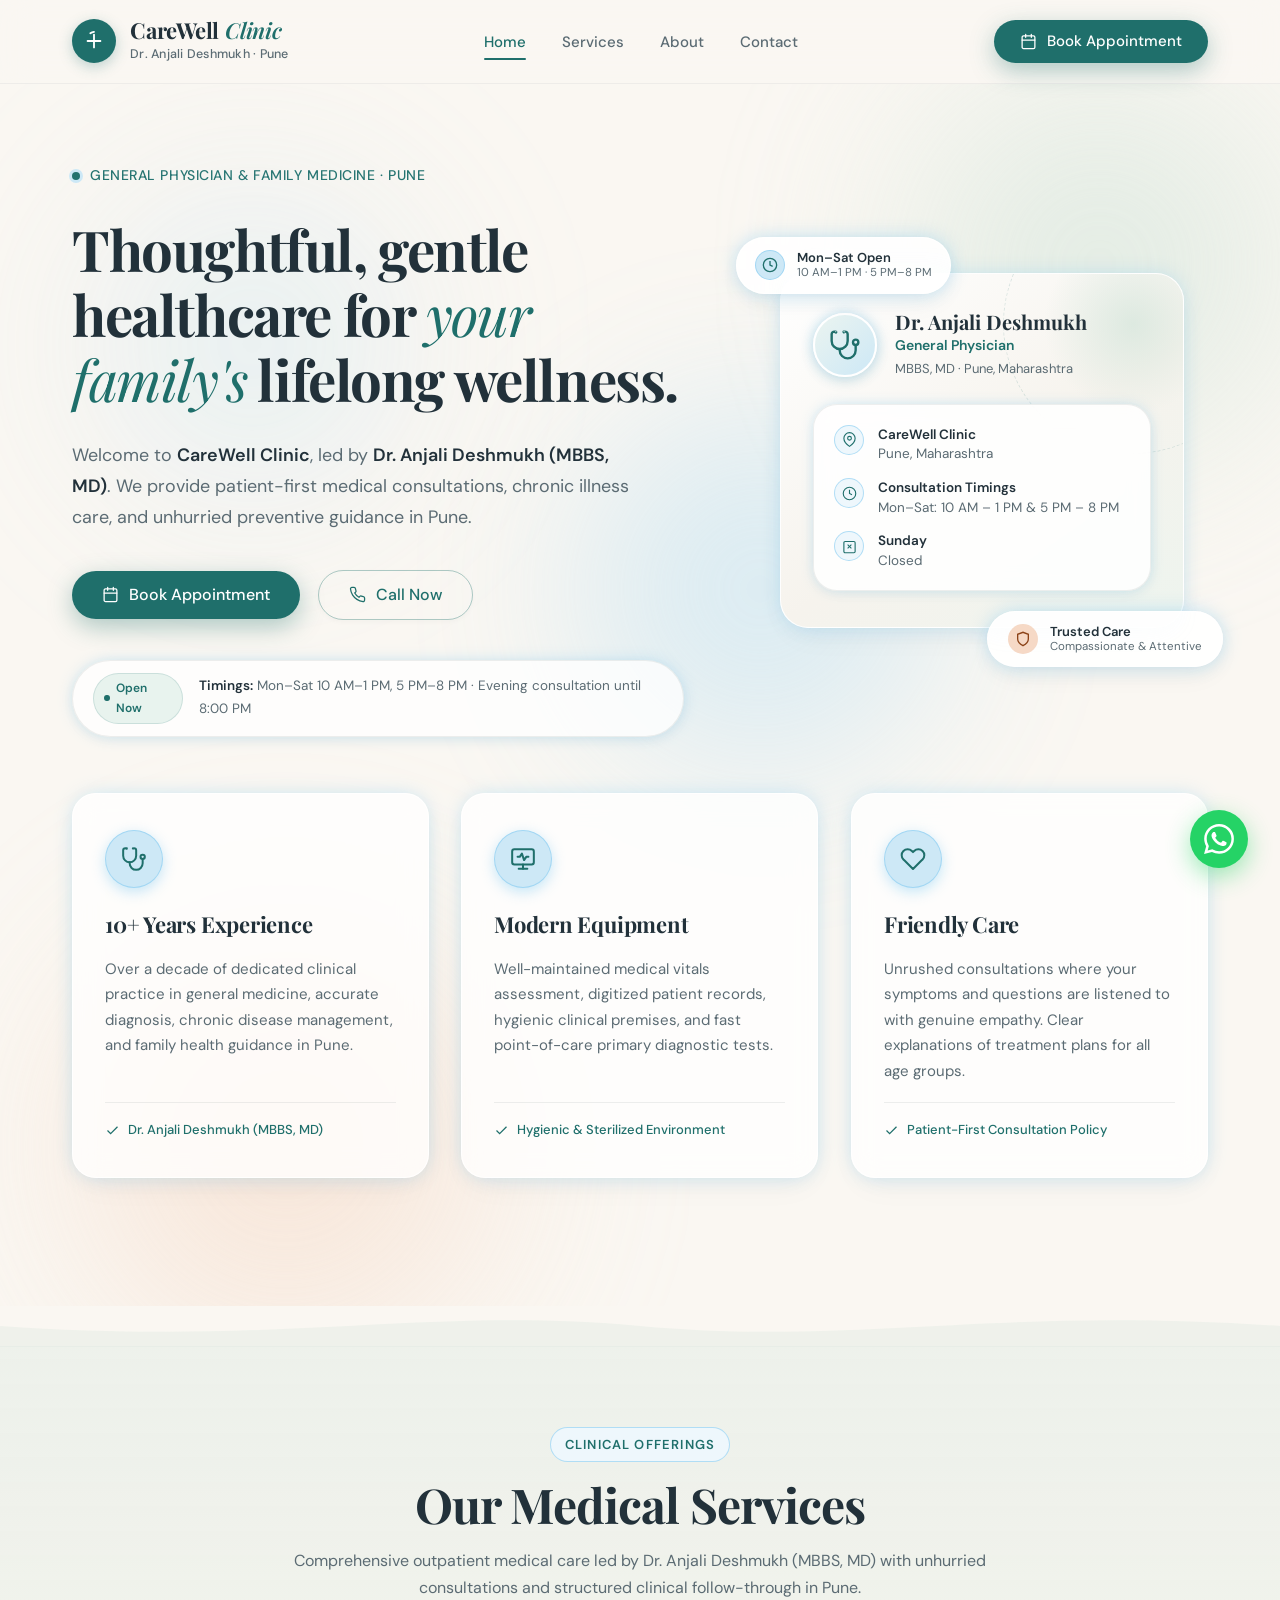
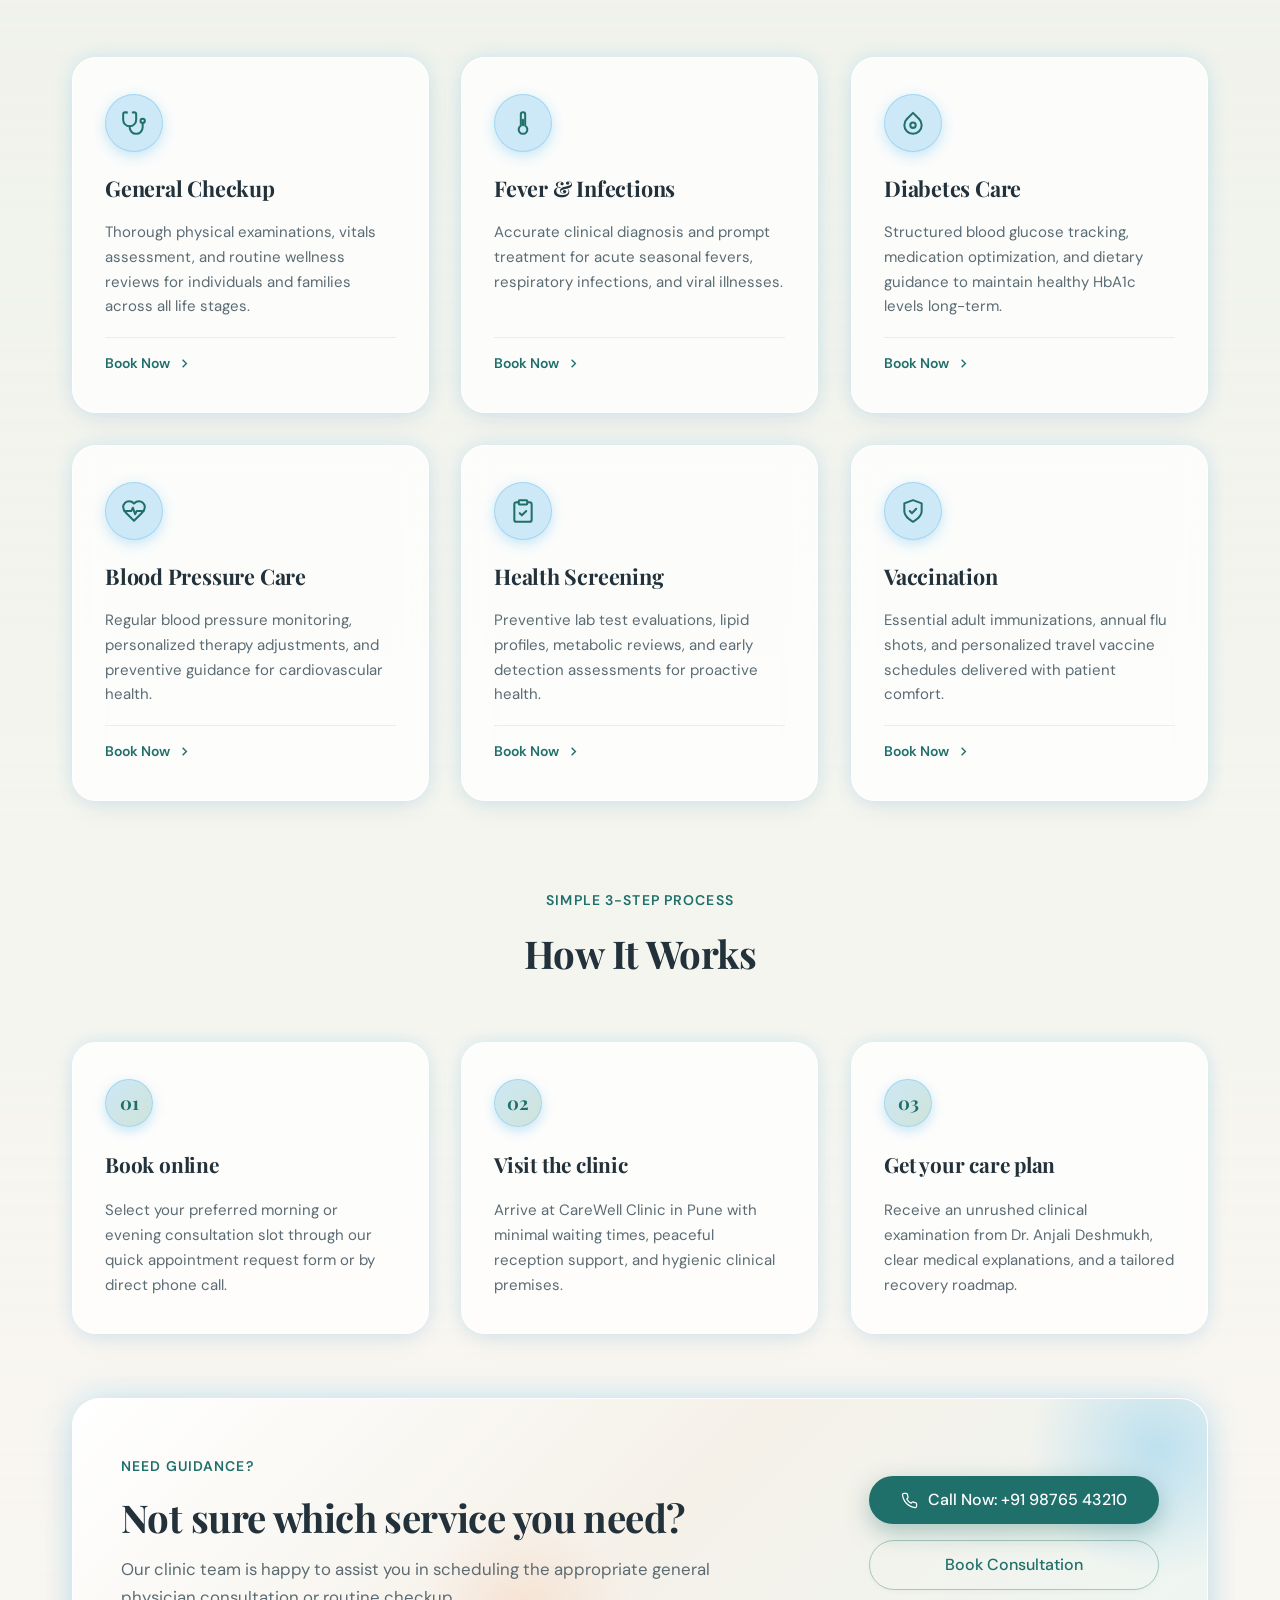
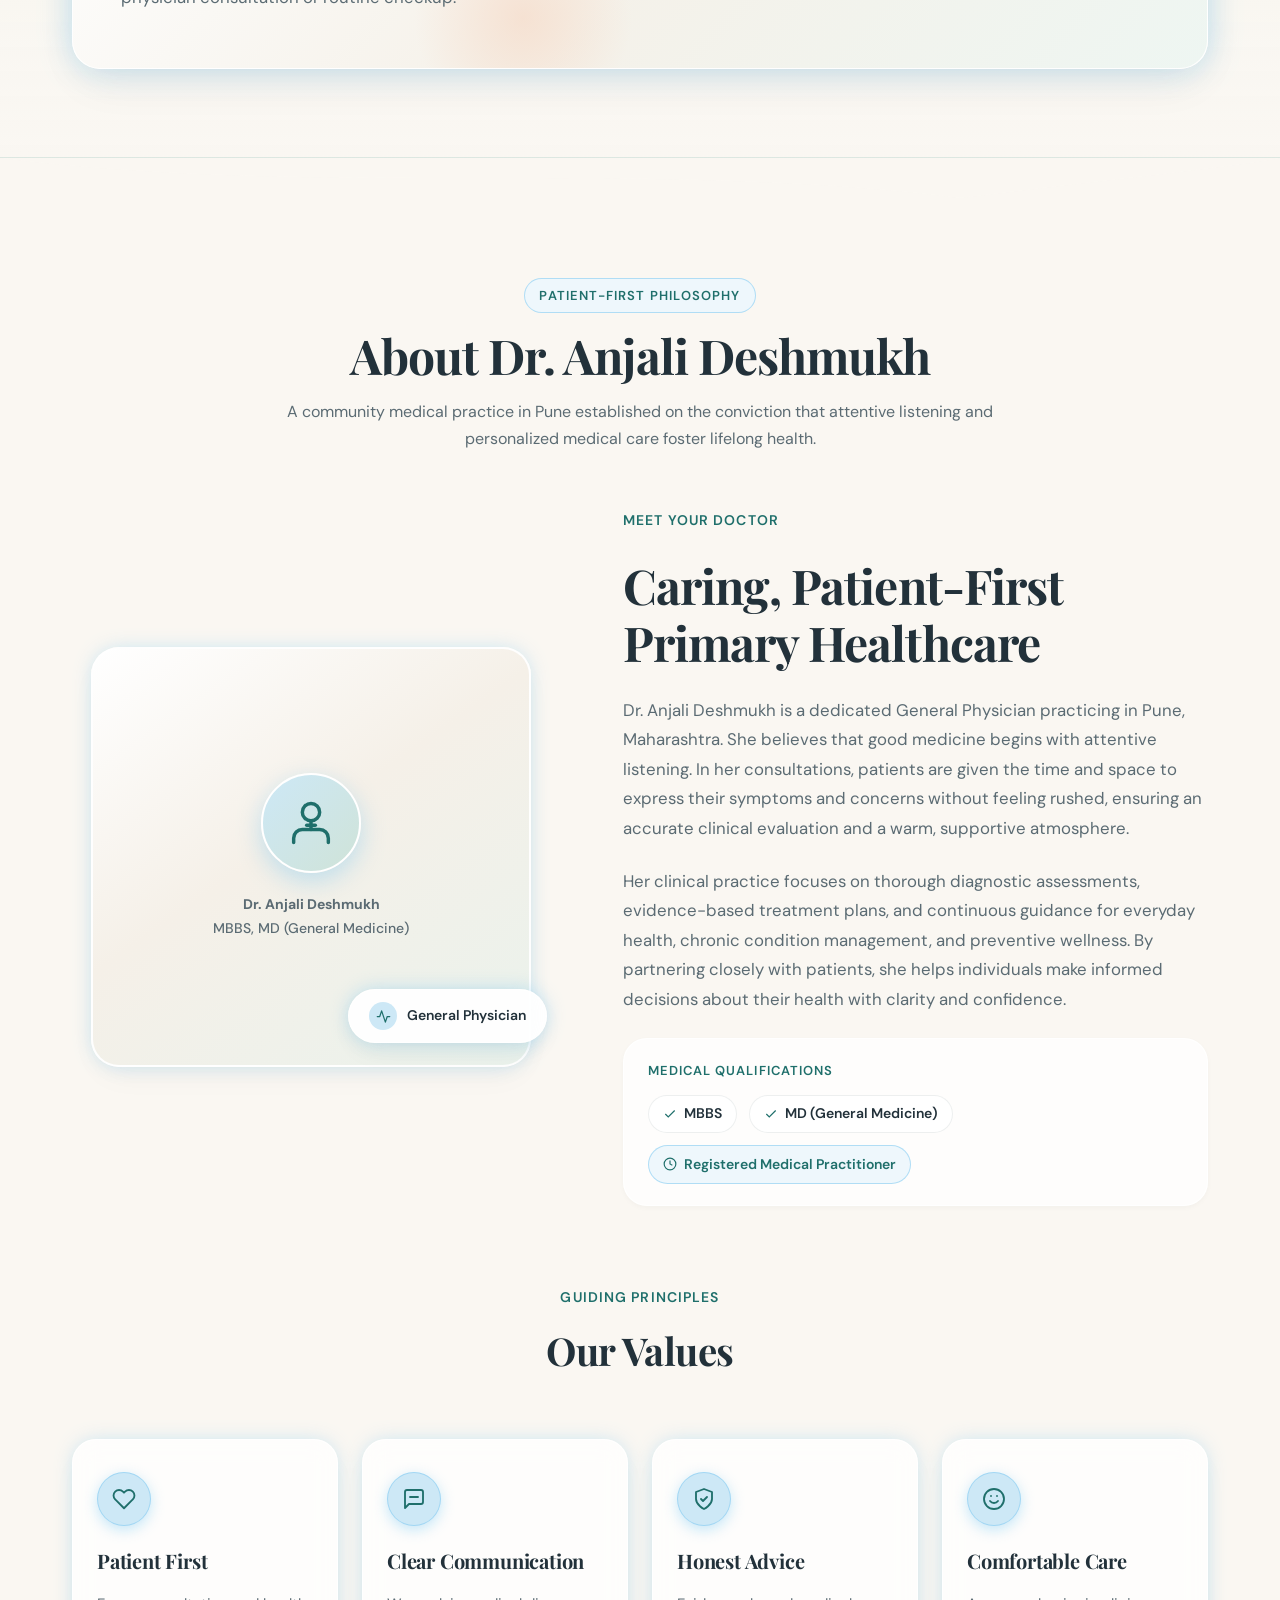
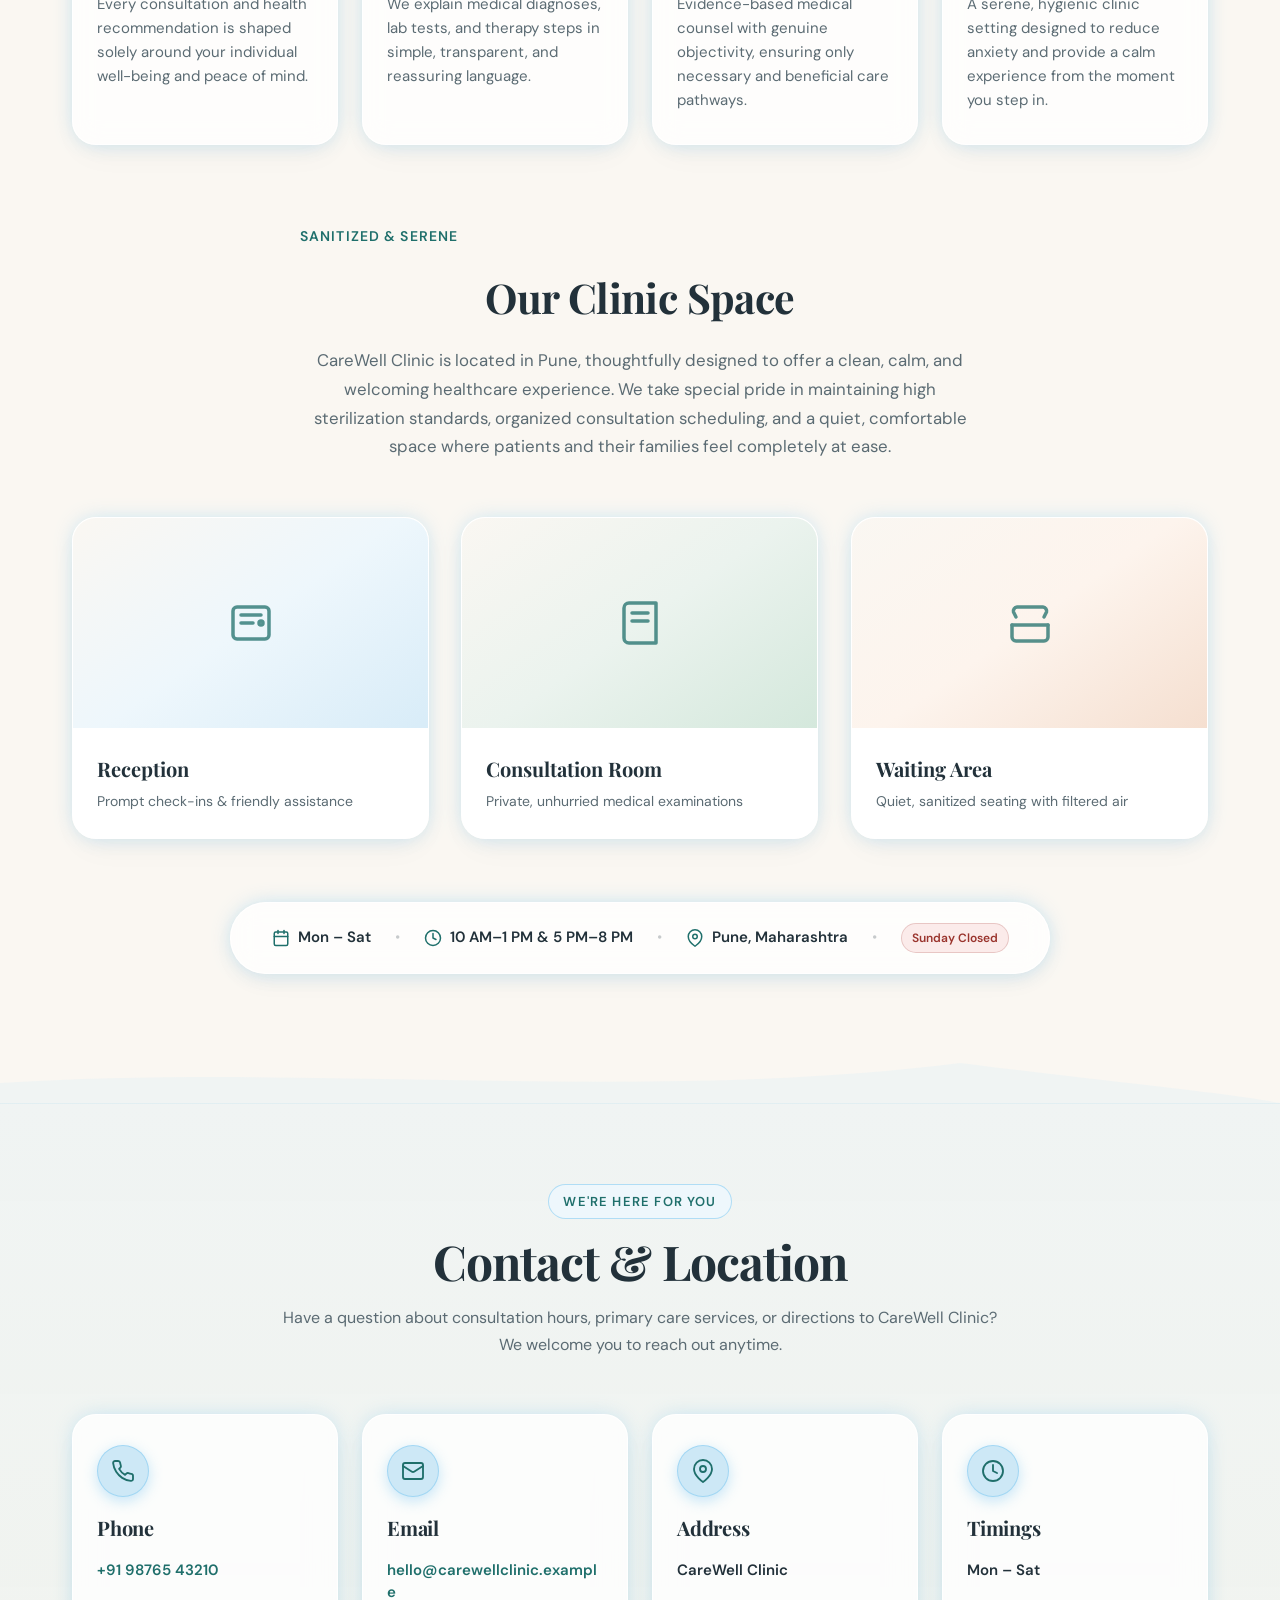
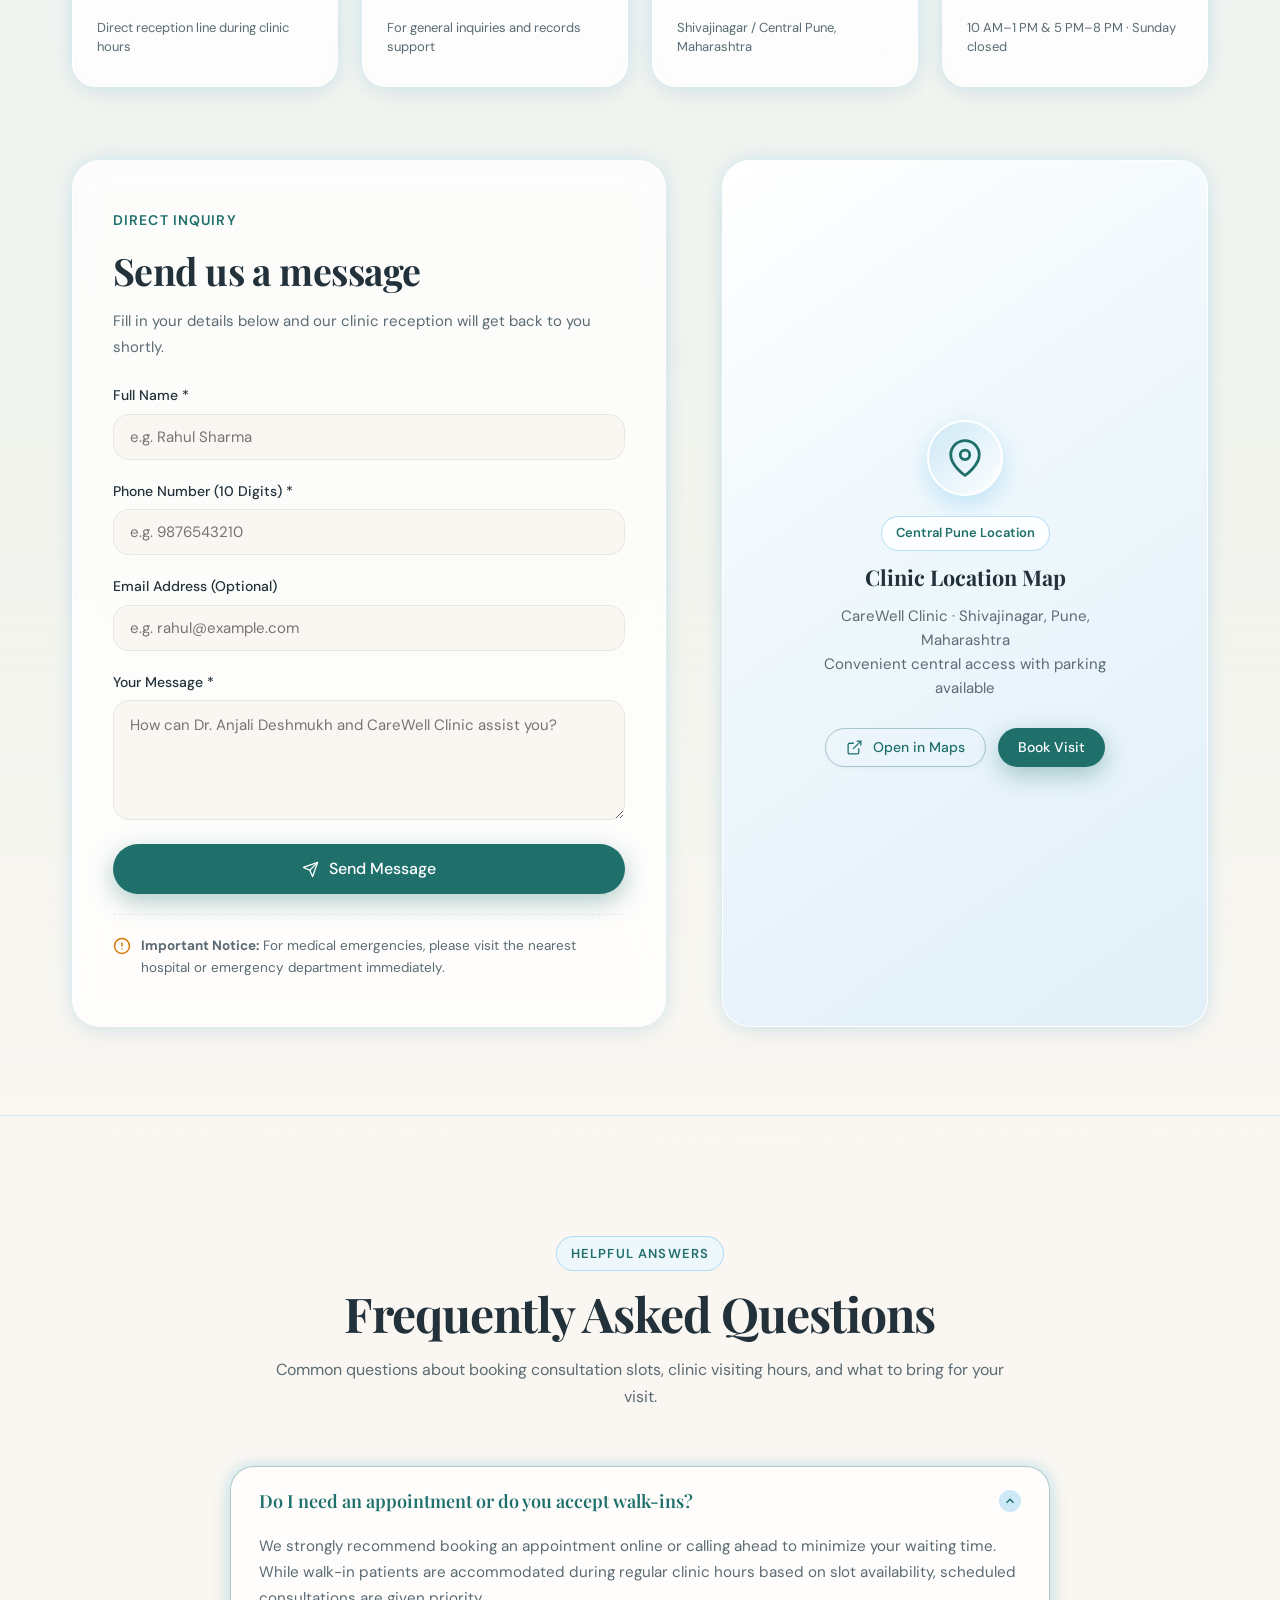
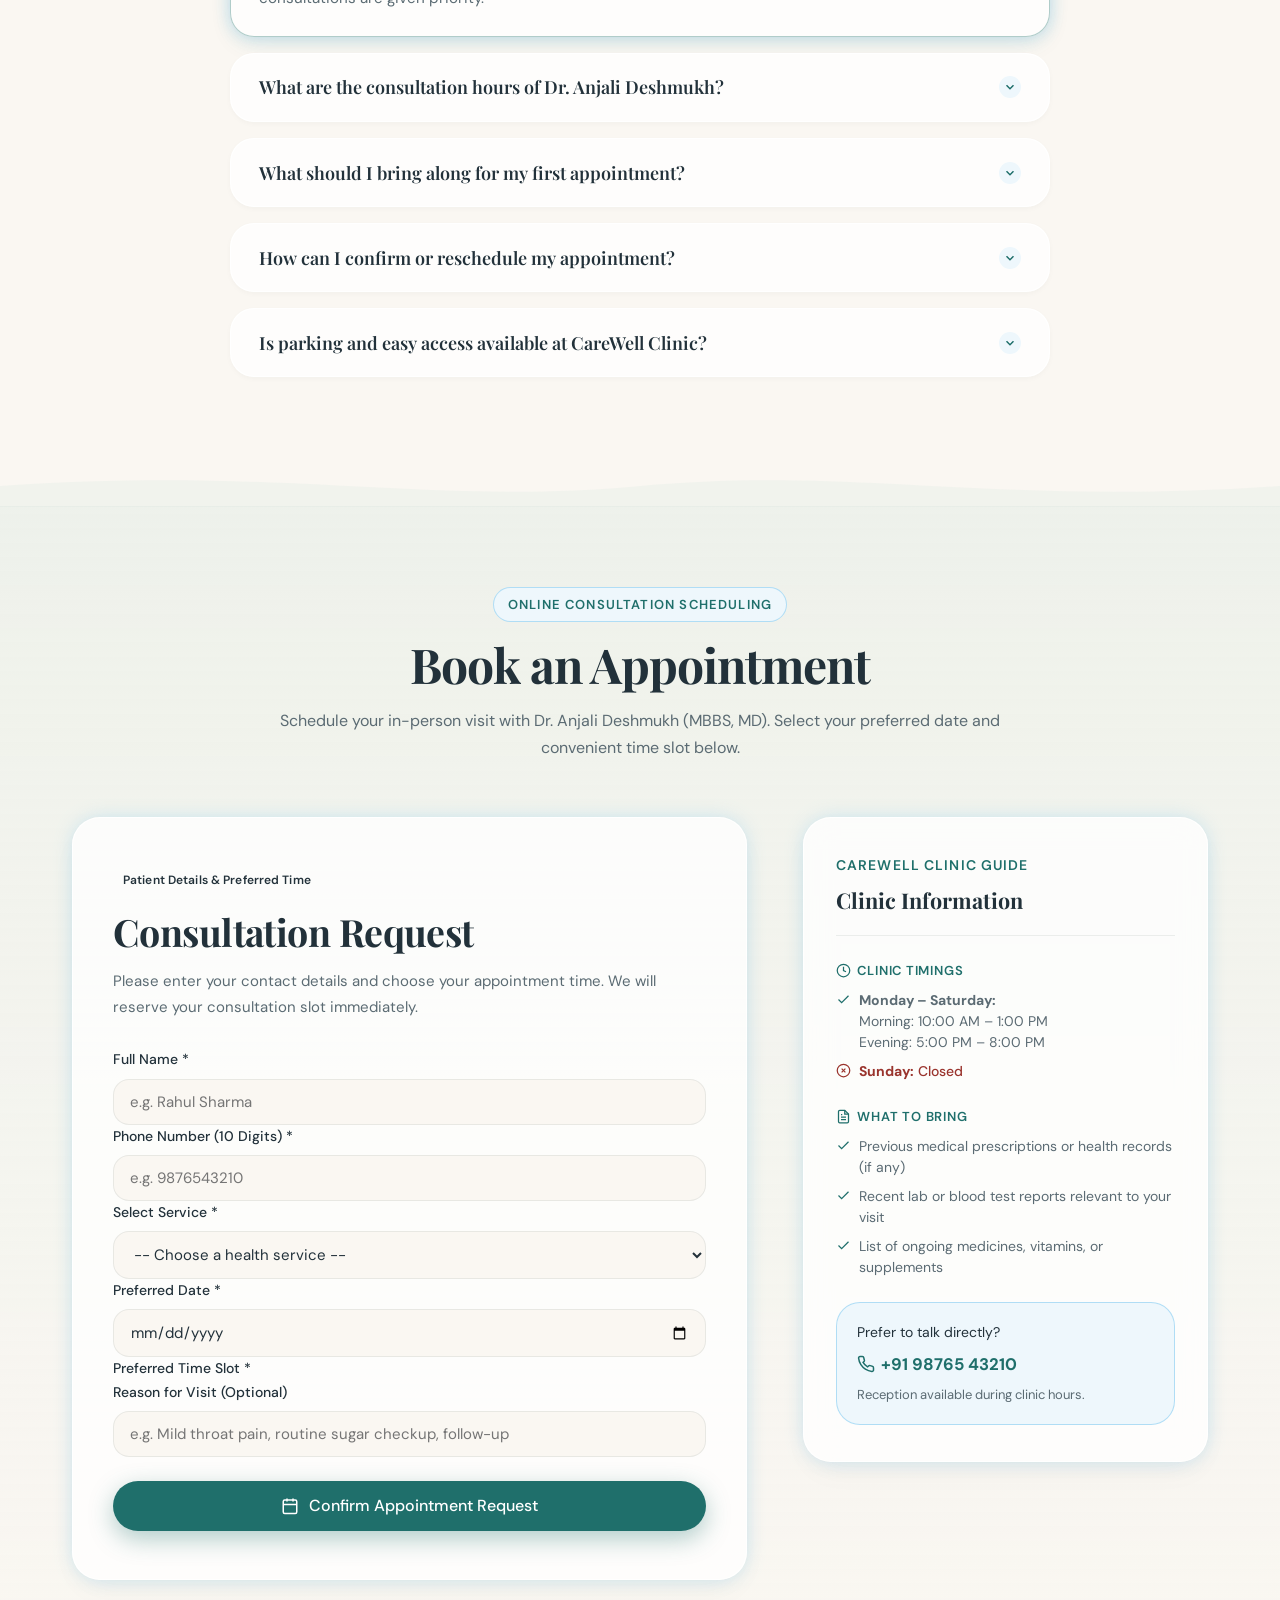
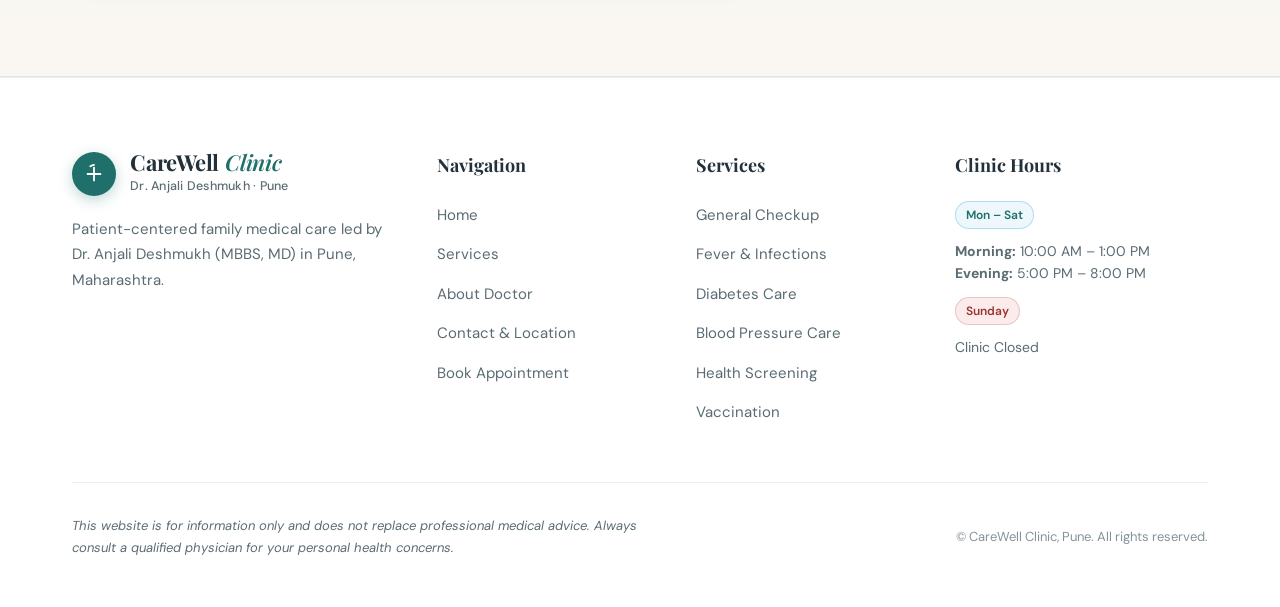
<file: index.html>
<!doctype html>
<html lang="en">
  <head>
    <meta charset="UTF-8" />
    <meta name="viewport" content="width=device-width, initial-scale=1.0" />
    <title>CareWell Clinic - Dr. Anjali Deshmukh | General Physician, Pune</title>
    <meta
      name="description"
      content="CareWell Clinic in Pune, Maharashtra. Led by Dr. Anjali Deshmukh, General Physician (MBBS, MD). Attentive, evidence-based family healthcare. Timings: Mon-Sat 10 AM-1 PM & 5 PM-8 PM."
    />

    <!-- Open Graph / Social Sharing Meta -->
    <meta property="og:title" content="CareWell Clinic - Dr. Anjali Deshmukh | General Physician, Pune" />
    <meta
      property="og:description"
      content="Soft, calm, and attentive healthcare in Pune led by Dr. Anjali Deshmukh (MBBS, MD). Mon-Sat 10 AM-1 PM & 5 PM-8 PM."
    />
    <meta property="og:type" content="website" />
    <meta name="twitter:card" content="summary_large_image" />

    <!-- Google Fonts: Playfair Display & DM Sans -->
    <link rel="preconnect" href="https://fonts.googleapis.com" />
    <link rel="preconnect" href="https://fonts.gstatic.com" crossorigin />
    <link
      href="https://fonts.googleapis.com/css2?family=DM+Sans:ital,opsz,wght@0,9..40,400;0,9..40,500;0,9..40,600;0,9..40,700;1,9..40,400&family=Playfair+Display:ital,wght@0,500;0,600;0,700;1,400;1,600&display=swap"
      rel="stylesheet"
    />

    <!-- Main Stylesheet -->
    <link rel="stylesheet" href="style.css" />
  </head>
  <body>
    <!-- Top Fixed Scroll Progress Bar -->
    <div class="scroll-progress-bar" id="scrollProgressBar" role="progressbar" aria-label="Reading progress" aria-valuemin="0" aria-valuemax="100"></div>

    <!-- ======================================================================
         1. Sticky Frosted Glass Navigation Bar
         ====================================================================== -->
    <header class="site-header" id="siteHeader">
      <div class="container header-container">
        <!-- Clinic Logo & Doctor Info (Left) -->
        <a href="#home" class="brand-link" aria-label="CareWell Clinic Home">
          <div class="brand-icon" aria-hidden="true">
            <svg viewBox="0 0 24 24" fill="none" stroke="currentColor" stroke-width="2" stroke-linecap="round" stroke-linejoin="round">
              <path d="M12 5v14M5 12h14"></path>
              <path d="M12 2a10 10 0 0 0-4 1.5"></path>
            </svg>
          </div>
          <div class="brand-text">
            <span class="brand-name">CareWell<em> Clinic</em></span>
            <span class="brand-doctor">Dr. Anjali Deshmukh · Pune</span>
          </div>
        </a>

        <!-- Desktop Navigation Links (Center - Anchor Links for One-Page Scrolling) -->
        <nav class="desktop-nav" aria-label="Primary Navigation">
          <ul class="nav-menu">
            <li><a href="#home" class="nav-link active">Home</a></li>
            <li><a href="#services" class="nav-link">Services</a></li>
            <li><a href="#about" class="nav-link">About</a></li>
            <li><a href="#contact" class="nav-link">Contact</a></li>
          </ul>
        </nav>

        <!-- Right Action Button & Mobile Hamburger Toggle -->
        <div class="header-actions">
          <a href="#appointment" class="btn btn-primary" data-nav-anchor="#appointment">
            <svg viewBox="0 0 24 24" fill="none" stroke="currentColor" stroke-width="1.8" stroke-linecap="round" stroke-linejoin="round" aria-hidden="true">
              <rect x="3" y="4" width="18" height="18" rx="2" ry="2"></rect>
              <line x1="16" y1="2" x2="16" y2="6"></line>
              <line x1="8" y1="2" x2="8" y2="6"></line>
              <line x1="3" y1="10" x2="21" y2="10"></line>
            </svg>
            <span>Book Appointment</span>
          </a>

          <!-- Mobile Hamburger Toggle -->
          <button
            type="button"
            class="hamburger-btn"
            id="hamburgerBtn"
            aria-label="Toggle navigation menu"
            aria-expanded="false"
            aria-controls="mobileDrawer"
          >
            <span class="hamburger-line"></span>
            <span class="hamburger-line"></span>
            <span class="hamburger-line"></span>
          </button>
        </div>
      </div>
    </header>

    <!-- Mobile Navigation Drawer Overlay & Dropdown -->
    <div class="mobile-nav-overlay" id="mobileOverlay" aria-hidden="true"></div>
    <div class="mobile-nav-drawer" id="mobileDrawer" role="dialog" aria-modal="true" aria-label="Mobile Navigation">
      <ul class="mobile-nav-menu">
        <li>
          <a href="#home" class="mobile-nav-link active">
            <span>Home</span>
            <svg width="18" height="18" viewBox="0 0 24 24" fill="none" stroke="currentColor" stroke-width="1.8"><polyline points="9 18 15 12 9 6"></polyline></svg>
          </a>
        </li>
        <li>
          <a href="#services" class="mobile-nav-link">
            <span>Services</span>
            <svg width="18" height="18" viewBox="0 0 24 24" fill="none" stroke="currentColor" stroke-width="1.8"><polyline points="9 18 15 12 9 6"></polyline></svg>
          </a>
        </li>
        <li>
          <a href="#about" class="mobile-nav-link">
            <span>About</span>
            <svg width="18" height="18" viewBox="0 0 24 24" fill="none" stroke="currentColor" stroke-width="1.8"><polyline points="9 18 15 12 9 6"></polyline></svg>
          </a>
        </li>
        <li>
          <a href="#contact" class="mobile-nav-link">
            <span>Contact</span>
            <svg width="18" height="18" viewBox="0 0 24 24" fill="none" stroke="currentColor" stroke-width="1.8"><polyline points="9 18 15 12 9 6"></polyline></svg>
          </a>
        </li>
        <li>
          <a href="#appointment" class="mobile-nav-link">
            <span>Book Appointment</span>
            <svg width="18" height="18" viewBox="0 0 24 24" fill="none" stroke="currentColor" stroke-width="1.8"><polyline points="9 18 15 12 9 6"></polyline></svg>
          </a>
        </li>
      </ul>

      <div class="mobile-drawer-actions">
        <a href="#appointment" class="btn btn-primary" style="width: 100%;">
          <svg viewBox="0 0 24 24" fill="none" stroke="currentColor" stroke-width="1.8" stroke-linecap="round" stroke-linejoin="round" aria-hidden="true">
            <rect x="3" y="4" width="18" height="18" rx="2" ry="2"></rect>
            <line x1="16" y1="2" x2="16" y2="6"></line>
            <line x1="8" y1="2" x2="8" y2="6"></line>
            <line x1="3" y1="10" x2="21" y2="10"></line>
          </svg>
          <span>Book Appointment</span>
        </a>

        <button type="button" class="btn btn-outline" data-action="call-clinic">
          <svg viewBox="0 0 24 24" fill="none" stroke="currentColor" stroke-width="1.8">
            <path d="M22 16.92v3a2 2 0 0 1-2.18 2 19.79 19.79 0 0 1-8.63-3.07 19.5 19.5 0 0 1-6-6 19.79 19.79 0 0 1-3.07-8.67A2 2 0 0 1 4.11 2h3a2 2 0 0 1 2 1.72 12.84 12.84 0 0 0 .7 2.81 2 2 0 0 1-.45 2.11L8.09 9.91a16 16 0 0 0 6 6l1.27-1.27a2 2 0 0 1 2.11-.45 12.84 12.84 0 0 0 2.81.7A2 2 0 0 1 22 16.92z"></path>
          </svg>
          <span>Call: +91 98765 43210</span>
        </button>
      </div>

      <div class="mobile-clinic-info">
        <p><strong>Dr. Anjali Deshmukh</strong>, General Physician (MBBS, MD)</p>
        <p>Pune, Maharashtra · Mon–Sat (10 AM–1 PM, 5 PM–8 PM)</p>
      </div>
    </div>

    <main id="mainContent">
      <!-- ======================================================================
           SECTION 1: #home (Hero & 3 Trust Points)
           ====================================================================== -->
      <section class="hero-section section-anchor section-tint-warm" id="home">
        <!-- Soft Blurred Gradient Blobs in Background -->
        <div class="hero-blob hero-blob-sage" aria-hidden="true"></div>
        <div class="hero-blob hero-blob-peach" aria-hidden="true"></div>
        <div class="hero-blob hero-blob-sky" aria-hidden="true"></div>

        <div class="container">
          <div class="hero-grid">
            <!-- Left Hero Content Area -->
            <div class="hero-content fade-up">
              <div class="hero-heading-glow" aria-hidden="true"></div>

              <div class="hero-kicker">
                <span class="hero-kicker-dot" aria-hidden="true"></span>
                <span>General Physician &amp; Family Medicine · Pune</span>
              </div>

              <h1 class="hero-title">
                Thoughtful, gentle healthcare for <em>your family's</em> lifelong wellness.
              </h1>

              <p class="hero-subtitle">
                Welcome to <strong>CareWell Clinic</strong>, led by <strong>Dr. Anjali Deshmukh (MBBS, MD)</strong>.
                We provide patient-first medical consultations, chronic illness care, and unhurried preventive guidance in Pune.
              </p>

              <div class="hero-cta-group">
                <a href="#appointment" class="btn btn-primary">
                  <svg viewBox="0 0 24 24" fill="none" stroke="currentColor" stroke-width="1.8" stroke-linecap="round" stroke-linejoin="round" aria-hidden="true">
                    <rect x="3" y="4" width="18" height="18" rx="2" ry="2"></rect>
                    <line x1="16" y1="2" x2="16" y2="6"></line>
                    <line x1="8" y1="2" x2="8" y2="6"></line>
                    <line x1="3" y1="10" x2="21" y2="10"></line>
                  </svg>
                  <span>Book Appointment</span>
                </a>

                <button type="button" class="btn btn-outline" data-action="call-clinic">
                  <svg viewBox="0 0 24 24" fill="none" stroke="currentColor" stroke-width="1.8" stroke-linecap="round" stroke-linejoin="round" aria-hidden="true">
                    <path d="M22 16.92v3a2 2 0 0 1-2.18 2 19.79 19.79 0 0 1-8.63-3.07 19.5 19.5 0 0 1-6-6 19.79 19.79 0 0 1-3.07-8.67A2 2 0 0 1 4.11 2h3a2 2 0 0 1 2 1.72 12.84 12.84 0 0 0 .7 2.81 2 2 0 0 1-.45 2.11L8.09 9.91a16 16 0 0 0 6 6l1.27-1.27a2 2 0 0 1 2.11-.45 12.84 12.84 0 0 0 2.81.7A2 2 0 0 1 22 16.92z"></path>
                  </svg>
                  <span>Call Now</span>
                </button>
              </div>

              <!-- Live Clinic Status Pill Strip -->
              <div class="clinic-status-strip">
                <div class="clinic-status-badge is-open" id="clinicStatusBadge">
                  <span class="indicator-dot" aria-hidden="true"></span>
                  <span>Checking...</span>
                </div>
                <div class="clinic-status-text" id="clinicStatusNote">
                  <strong>Timings:</strong> Mon–Sat 10 AM–1 PM, 5 PM–8 PM · <span>Sunday closed</span>
                </div>
              </div>
            </div>

            <!-- Right Hero Decorative Composition -->
            <div class="hero-visual fade-up stagger-1">
              <div class="visual-composition">
                <!-- Floating Card 1: "Mon-Sat Open" -->
                <div class="float-card-schedule" aria-label="Operating Hours">
                  <div class="float-badge-icon" aria-hidden="true">
                    <svg viewBox="0 0 24 24" fill="none" stroke="currentColor" stroke-width="2">
                      <circle cx="12" cy="12" r="10"></circle>
                      <polyline points="12 6 12 12 16 14"></polyline>
                    </svg>
                  </div>
                  <div class="float-badge-text">
                    <strong>Mon–Sat Open</strong>
                    <span>10 AM–1 PM · 5 PM–8 PM</span>
                  </div>
                </div>

                <!-- Main Decorative Canvas -->
                <div class="decorative-canvas">
                  <div class="doctor-profile-header">
                    <div class="doctor-avatar-circle" aria-hidden="true">
                      <svg viewBox="0 0 24 24" fill="none" stroke="currentColor" stroke-width="1.8">
                        <path d="M4.8 2.3A.3.3 0 1 0 5 2H4a2 2 0 0 0-2 2v5a6 6 0 0 0 6 6v0a6 6 0 0 0 6-6V4a2 2 0 0 0-2-2h-1a.2.2 0 1 0 .3.3"></path>
                        <path d="M8 15v1a6 6 0 0 0 6 6v0a6 6 0 0 0 6-6v-4"></path>
                        <circle cx="20" cy="10" r="2"></circle>
                      </svg>
                    </div>
                    <div class="doctor-info-text">
                      <h2 class="doctor-name">Dr. Anjali Deshmukh</h2>
                      <span class="doctor-role">General Physician</span>
                      <span class="doctor-creds">MBBS, MD · Pune, Maharashtra</span>
                    </div>
                  </div>

                  <div class="clinic-meta-box">
                    <div class="meta-item">
                      <div class="meta-icon" aria-hidden="true">
                        <svg viewBox="0 0 24 24" fill="none" stroke="currentColor" stroke-width="1.8">
                          <path d="M21 10c0 7-9 13-9 13s-9-6-9-13a9 9 0 0 1 18 0z"></path>
                          <circle cx="12" cy="10" r="3"></circle>
                        </svg>
                      </div>
                      <div class="meta-content">
                        <strong>CareWell Clinic</strong>
                        <span>Pune, Maharashtra</span>
                      </div>
                    </div>

                    <div class="meta-item">
                      <div class="meta-icon" aria-hidden="true">
                        <svg viewBox="0 0 24 24" fill="none" stroke="currentColor" stroke-width="1.8">
                          <circle cx="12" cy="12" r="10"></circle>
                          <polyline points="12 6 12 12 16 14"></polyline>
                        </svg>
                      </div>
                      <div class="meta-content">
                        <strong>Consultation Timings</strong>
                        <span>Mon–Sat: 10 AM – 1 PM &amp; 5 PM – 8 PM</span>
                      </div>
                    </div>

                    <div class="meta-item">
                      <div class="meta-icon" aria-hidden="true">
                        <svg viewBox="0 0 24 24" fill="none" stroke="currentColor" stroke-width="1.8">
                          <rect x="3" y="4" width="18" height="18" rx="2" ry="2"></rect>
                          <line x1="9" y1="9" x2="15" y2="15"></line>
                          <line x1="15" y1="9" x2="9" y2="15"></line>
                        </svg>
                      </div>
                      <div class="meta-content">
                        <strong>Sunday</strong>
                        <span>Closed</span>
                      </div>
                    </div>
                  </div>
                </div>

                <!-- Floating Card 2: "Trusted Care" -->
                <div class="float-card-trust" aria-label="Trusted Care Guarantee">
                  <div class="float-badge-icon" aria-hidden="true">
                    <svg viewBox="0 0 24 24" fill="none" stroke="currentColor" stroke-width="2">
                      <path d="M12 22s8-4 8-10V5l-8-3-8 3v7c0 6 8 10 8 10z"></path>
                    </svg>
                  </div>
                  <div class="float-badge-text">
                    <strong>Trusted Care</strong>
                    <span>Compassionate &amp; Attentive</span>
                  </div>
                </div>
              </div>
            </div>
          </div>
        </div>

        <!-- Trust Points Row (3 Cards) -->
        <div class="container" style="padding-top: 3.5rem; padding-bottom: 2rem;">
          <div class="trust-grid">
            <article class="trust-card fade-up stagger-1">
              <div class="trust-icon-box" aria-hidden="true">
                <svg viewBox="0 0 24 24" fill="none" stroke="currentColor" stroke-linecap="round" stroke-linejoin="round">
                  <path d="M4.8 2.3A.3.3 0 1 0 5 2H4a2 2 0 0 0-2 2v5a6 6 0 0 0 6 6v0a6 6 0 0 0 6-6V4a2 2 0 0 0-2-2h-1a.2.2 0 1 0 .3.3"></path>
                  <path d="M8 15v1a6 6 0 0 0 6 6v0a6 6 0 0 0 6-6v-4"></path>
                  <circle cx="20" cy="10" r="2"></circle>
                </svg>
              </div>
              <h3 class="trust-card-title">10+ Years Experience</h3>
              <p class="trust-card-desc">
                Over a decade of dedicated clinical practice in general medicine, accurate diagnosis, chronic disease management, and family health guidance in Pune.
              </p>
              <div class="trust-card-meta">
                <svg viewBox="0 0 24 24" fill="none" stroke="currentColor"><polyline points="20 6 9 17 4 12"></polyline></svg>
                <span>Dr. Anjali Deshmukh (MBBS, MD)</span>
              </div>
            </article>

            <article class="trust-card fade-up stagger-2">
              <div class="trust-icon-box" aria-hidden="true">
                <svg viewBox="0 0 24 24" fill="none" stroke="currentColor" stroke-linecap="round" stroke-linejoin="round">
                  <rect x="2" y="3" width="20" height="14" rx="2" ry="2"></rect>
                  <line x1="8" y1="21" x2="16" y2="21"></line>
                  <line x1="12" y1="17" x2="12" y2="21"></line>
                  <path d="M7 10h2l2-3 2 6 2-3h2"></path>
                </svg>
              </div>
              <h3 class="trust-card-title">Modern Equipment</h3>
              <p class="trust-card-desc">
                Well-maintained medical vitals assessment, digitized patient records, hygienic clinical premises, and fast point-of-care primary diagnostic tests.
              </p>
              <div class="trust-card-meta">
                <svg viewBox="0 0 24 24" fill="none" stroke="currentColor"><polyline points="20 6 9 17 4 12"></polyline></svg>
                <span>Hygienic &amp; Sterilized Environment</span>
              </div>
            </article>

            <article class="trust-card fade-up stagger-3">
              <div class="trust-icon-box" aria-hidden="true">
                <svg viewBox="0 0 24 24" fill="none" stroke="currentColor" stroke-linecap="round" stroke-linejoin="round">
                  <path d="M20.84 4.61a5.5 5.5 0 0 0-7.78 0L12 5.67l-1.06-1.06a5.5 5.5 0 0 0-7.78 7.78l1.06 1.06L12 21.23l7.78-7.78 1.06-1.06a5.5 5.5 0 0 0 0-7.78z"></path>
                </svg>
              </div>
              <h3 class="trust-card-title">Friendly Care</h3>
              <p class="trust-card-desc">
                Unrushed consultations where your symptoms and questions are listened to with genuine empathy. Clear explanations of treatment plans for all age groups.
              </p>
              <div class="trust-card-meta">
                <svg viewBox="0 0 24 24" fill="none" stroke="currentColor"><polyline points="20 6 9 17 4 12"></polyline></svg>
                <span>Patient-First Consultation Policy</span>
              </div>
            </article>
          </div>
        </div>
      </section>

      <!-- Wave Divider to Services -->
      <div class="section-wave-divider" aria-hidden="true">
        <svg viewBox="0 0 1440 48" fill="none" preserveAspectRatio="none">
          <path d="M0,24 C320,48 480,0 720,24 C960,48 1120,0 1440,24 L1440,48 L0,48 Z" fill="rgba(207, 227, 216, 0.28)"></path>
        </svg>
      </div>

      <!-- ======================================================================
           SECTION 2: #services (Full Services Grid + How It Works + CTA)
           ====================================================================== -->
      <section class="services-section section-anchor section-tint-sage" id="services" style="padding-top: 5rem; padding-bottom: 5.5rem;">
        <div class="container">
          <div class="section-lead-header fade-up">
            <span class="section-lead-kicker">Clinical Offerings</span>
            <h2 class="section-lead-title">Our Medical Services</h2>
            <p class="section-lead-subtitle">
              Comprehensive outpatient medical care led by Dr. Anjali Deshmukh (MBBS, MD) with unhurried consultations and structured clinical follow-through in Pune.
            </p>
          </div>

          <!-- 6 Service Cards Grid -->
          <div class="services-grid" style="margin-bottom: 4.5rem;">
            <!-- 1. General Checkup -->
            <article class="service-card fade-up stagger-1">
              <div class="service-icon-box" aria-hidden="true">
                <svg viewBox="0 0 24 24" fill="none" stroke="currentColor" stroke-linecap="round" stroke-linejoin="round">
                  <path d="M4.8 2.3A.3.3 0 1 0 5 2H4a2 2 0 0 0-2 2v5a6 6 0 0 0 6 6v0a6 6 0 0 0 6-6V4a2 2 0 0 0-2-2h-1a.2.2 0 1 0 .3.3"></path>
                  <path d="M8 15v1a6 6 0 0 0 6 6v0a6 6 0 0 0 6-6v-4"></path>
                  <circle cx="20" cy="10" r="2"></circle>
                </svg>
              </div>
              <h3 class="service-title">General Checkup</h3>
              <p class="service-desc">
                Thorough physical examinations, vitals assessment, and routine wellness reviews for individuals and families across all life stages.
              </p>
              <a href="#appointment" class="service-book-link" aria-label="Book General Checkup">
                <span>Book Now</span>
                <svg viewBox="0 0 24 24" fill="none" stroke="currentColor" aria-hidden="true"><polyline points="9 18 15 12 9 6"></polyline></svg>
              </a>
            </article>

            <!-- 2. Fever & Infections -->
            <article class="service-card fade-up stagger-2">
              <div class="service-icon-box" aria-hidden="true">
                <svg viewBox="0 0 24 24" fill="none" stroke="currentColor" stroke-linecap="round" stroke-linejoin="round">
                  <path d="M14 4v10.54a4 4 0 1 1-4 0V4a2 2 0 0 1 4 0Z"></path>
                  <path d="M12 9v5"></path>
                </svg>
              </div>
              <h3 class="service-title">Fever &amp; Infections</h3>
              <p class="service-desc">
                Accurate clinical diagnosis and prompt treatment for acute seasonal fevers, respiratory infections, and viral illnesses.
              </p>
              <a href="#appointment" class="service-book-link" aria-label="Book Fever & Infections Consultation">
                <span>Book Now</span>
                <svg viewBox="0 0 24 24" fill="none" stroke="currentColor" aria-hidden="true"><polyline points="9 18 15 12 9 6"></polyline></svg>
              </a>
            </article>

            <!-- 3. Diabetes Care -->
            <article class="service-card fade-up stagger-3">
              <div class="service-icon-box" aria-hidden="true">
                <svg viewBox="0 0 24 24" fill="none" stroke="currentColor" stroke-linecap="round" stroke-linejoin="round">
                  <path d="M12 2.69l5.66 5.66a8 8 0 1 1-11.31 0z"></path>
                  <circle cx="12" cy="14" r="2.5"></circle>
                </svg>
              </div>
              <h3 class="service-title">Diabetes Care</h3>
              <p class="service-desc">
                Structured blood glucose tracking, medication optimization, and dietary guidance to maintain healthy HbA1c levels long-term.
              </p>
              <a href="#appointment" class="service-book-link" aria-label="Book Diabetes Care Consultation">
                <span>Book Now</span>
                <svg viewBox="0 0 24 24" fill="none" stroke="currentColor" aria-hidden="true"><polyline points="9 18 15 12 9 6"></polyline></svg>
              </a>
            </article>

            <!-- 4. Blood Pressure Care -->
            <article class="service-card fade-up stagger-1">
              <div class="service-icon-box" aria-hidden="true">
                <svg viewBox="0 0 24 24" fill="none" stroke="currentColor" stroke-linecap="round" stroke-linejoin="round">
                  <path d="M19 14c1.49-1.46 3-3.21 3-5.5A5.5 5.5 0 0 0 16.5 3c-1.76 0-3 .5-4.5 2-1.5-1.5-2.74-2-4.5-2A5.5 5.5 0 0 0 2 8.5c0 2.3 1.5 4.05 3 5.5l7 7Z"></path>
                  <path d="M3.22 12H9.5l1.5-3 2 6 1.5-3h6.28"></path>
                </svg>
              </div>
              <h3 class="service-title">Blood Pressure Care</h3>
              <p class="service-desc">
                Regular blood pressure monitoring, personalized therapy adjustments, and preventive guidance for cardiovascular health.
              </p>
              <a href="#appointment" class="service-book-link" aria-label="Book Blood Pressure Care Consultation">
                <span>Book Now</span>
                <svg viewBox="0 0 24 24" fill="none" stroke="currentColor" aria-hidden="true"><polyline points="9 18 15 12 9 6"></polyline></svg>
              </a>
            </article>

            <!-- 5. Health Screening -->
            <article class="service-card fade-up stagger-2">
              <div class="service-icon-box" aria-hidden="true">
                <svg viewBox="0 0 24 24" fill="none" stroke="currentColor" stroke-linecap="round" stroke-linejoin="round">
                  <path d="M16 4h2a2 2 0 0 1 2 2v14a2 2 0 0 1-2 2H6a2 2 0 0 1-2-2V6a2 2 0 0 1 2-2h2"></path>
                  <rect x="8" y="2" width="8" height="4" rx="1" ry="1"></rect>
                  <path d="M9 14l2 2 4-4"></path>
                </svg>
              </div>
              <h3 class="service-title">Health Screening</h3>
              <p class="service-desc">
                Preventive lab test evaluations, lipid profiles, metabolic reviews, and early detection assessments for proactive health.
              </p>
              <a href="#appointment" class="service-book-link" aria-label="Book Health Screening">
                <span>Book Now</span>
                <svg viewBox="0 0 24 24" fill="none" stroke="currentColor" aria-hidden="true"><polyline points="9 18 15 12 9 6"></polyline></svg>
              </a>
            </article>

            <!-- 6. Vaccination -->
            <article class="service-card fade-up stagger-3">
              <div class="service-icon-box" aria-hidden="true">
                <svg viewBox="0 0 24 24" fill="none" stroke="currentColor" stroke-linecap="round" stroke-linejoin="round">
                  <path d="M12 22s8-4 8-10V5l-8-3-8 3v7c0 6 8 10 8 10z"></path>
                  <path d="m9 12 2 2 4-4"></path>
                </svg>
              </div>
              <h3 class="service-title">Vaccination</h3>
              <p class="service-desc">
                Essential adult immunizations, annual flu shots, and personalized travel vaccine schedules delivered with patient comfort.
              </p>
              <a href="#appointment" class="service-book-link" aria-label="Book Vaccination">
                <span>Book Now</span>
                <svg viewBox="0 0 24 24" fill="none" stroke="currentColor" aria-hidden="true"><polyline points="9 18 15 12 9 6"></polyline></svg>
              </a>
            </article>
          </div>

          <!-- How It Works Sub-Section -->
          <div style="padding-top: 1rem;">
            <div class="steps-header fade-up">
              <span class="steps-kicker">Simple 3-Step Process</span>
              <h3 class="steps-title">How It Works</h3>
            </div>

            <div class="steps-grid">
              <div class="step-card fade-up stagger-1">
                <div class="step-badge" aria-hidden="true">01</div>
                <h4 class="step-title">Book online</h4>
                <p class="step-desc">
                  Select your preferred morning or evening consultation slot through our quick appointment request form or by direct phone call.
                </p>
              </div>

              <div class="step-card fade-up stagger-2">
                <div class="step-badge" aria-hidden="true">02</div>
                <h4 class="step-title">Visit the clinic</h4>
                <p class="step-desc">
                  Arrive at CareWell Clinic in Pune with minimal waiting times, peaceful reception support, and hygienic clinical premises.
                </p>
              </div>

              <div class="step-card fade-up stagger-3">
                <div class="step-badge" aria-hidden="true">03</div>
                <h4 class="step-title">Get your care plan</h4>
                <p class="step-desc">
                  Receive an unrushed clinical examination from Dr. Anjali Deshmukh, clear medical explanations, and a tailored recovery roadmap.
                </p>
              </div>
            </div>
          </div>

          <!-- CTA Banner -->
          <div class="cta-banner-card fade-up" style="margin-top: 4rem;">
            <div class="cta-banner-content">
              <span class="cta-banner-kicker">Need Guidance?</span>
              <h3 class="cta-banner-title">Not sure which service you need?</h3>
              <p class="cta-banner-subtitle">
                Our clinic team is happy to assist you in scheduling the appropriate general physician consultation or routine checkup.
              </p>
            </div>
            <div class="cta-banner-actions">
              <button type="button" class="btn btn-primary" data-action="call-clinic">
                <svg viewBox="0 0 24 24" fill="none" stroke="currentColor" stroke-width="1.8"><path d="M22 16.92v3a2 2 0 0 1-2.18 2 19.79 19.79 0 0 1-8.63-3.07 19.5 19.5 0 0 1-6-6 19.79 19.79 0 0 1-3.07-8.67A2 2 0 0 1 4.11 2h3a2 2 0 0 1 2 1.72 12.84 12.84 0 0 0 .7 2.81 2 2 0 0 1-.45 2.11L8.09 9.91a16 16 0 0 0 6 6l1.27-1.27a2 2 0 0 1 2.11-.45 12.84 12.84 0 0 0 2.81.7A2 2 0 0 1 22 16.92z"></path></svg>
                <span>Call Now: +91 98765 43210</span>
              </button>
              <a href="#appointment" class="btn btn-outline">
                <span>Book Consultation</span>
              </a>
            </div>
          </div>
        </div>
      </section>

      <!-- Wave Divider to About -->
      <div class="section-wave-divider" aria-hidden="true">
        <svg viewBox="0 0 1440 48" fill="none" preserveAspectRatio="none">
          <path d="M0,0 C360,48 720,0 1080,48 C1260,24 1380,12 1440,0 L1440,48 L0,48 Z" fill="var(--color-bg)"></path>
        </svg>
      </div>

      <!-- ======================================================================
           SECTION 3: #about (Doctor, Values, Clinic Spaces, Timings Strip)
           ====================================================================== -->
      <section class="about-doctor-section section-anchor section-tint-warm" id="about" style="padding-top: 5rem; padding-bottom: 5.5rem;">
        <div class="container">
          <div class="section-lead-header fade-up">
            <span class="section-lead-kicker">Patient-First Philosophy</span>
            <h2 class="section-lead-title">About Dr. Anjali Deshmukh</h2>
            <p class="section-lead-subtitle">
              A community medical practice in Pune established on the conviction that attentive listening and personalized medical care foster lifelong health.
            </p>
          </div>

          <!-- Doctor Bio Grid (Two-Column) -->
          <div class="about-doctor-grid" style="margin-bottom: 5rem;">
            <!-- Left: Rounded Photo Placeholder & Floating Card -->
            <div class="doctor-image-wrapper fade-up stagger-1">
              <div class="doctor-photo-placeholder" aria-label="Photo placeholder for Dr. Anjali Deshmukh">
                <div class="doctor-placeholder-icon-wrap" aria-hidden="true">
                  <svg viewBox="0 0 24 24" fill="none" stroke="currentColor" stroke-linecap="round" stroke-linejoin="round">
                    <path d="M20 21v-2a4 4 0 0 0-4-4H8a4 4 0 0 0-4 4v2"></path>
                    <circle cx="12" cy="7" r="4"></circle>
                    <path d="M12 11v4"></path>
                    <path d="M10 13h4"></path>
                  </svg>
                </div>
                <div class="doctor-placeholder-caption">
                  <strong>Dr. Anjali Deshmukh</strong><br />
                  MBBS, MD (General Medicine)
                </div>
              </div>

              <div class="floating-role-card" aria-hidden="true">
                <div class="role-icon">
                  <svg viewBox="0 0 24 24" fill="none" stroke="currentColor" stroke-width="2" stroke-linecap="round" stroke-linejoin="round">
                    <path d="M22 12h-4l-3 9L9 3l-3 9H2"></path>
                  </svg>
                </div>
                <span>General Physician</span>
              </div>
            </div>

            <!-- Right: Warm 2-Paragraph Intro & Qualifications Box -->
            <div class="doctor-bio-content fade-up stagger-2">
              <span class="doctor-bio-kicker">Meet Your Doctor</span>
              <h3 class="doctor-bio-heading">Caring, Patient-First Primary Healthcare</h3>

              <p class="doctor-bio-text">
                Dr. Anjali Deshmukh is a dedicated General Physician practicing in Pune, Maharashtra. She believes that good medicine begins with attentive listening. In her consultations, patients are given the time and space to express their symptoms and concerns without feeling rushed, ensuring an accurate clinical evaluation and a warm, supportive atmosphere.
              </p>

              <p class="doctor-bio-text">
                Her clinical practice focuses on thorough diagnostic assessments, evidence-based treatment plans, and continuous guidance for everyday health, chronic condition management, and preventive wellness. By partnering closely with patients, she helps individuals make informed decisions about their health with clarity and confidence.
              </p>

              <div class="qualifications-card">
                <span class="qualifications-title">Medical Qualifications</span>
                <div class="qualifications-pills">
                  <span class="qual-badge">
                    <svg viewBox="0 0 24 24" fill="none" stroke="currentColor" stroke-width="2"><polyline points="20 6 9 17 4 12"></polyline></svg>
                    <span>MBBS</span>
                  </span>
                  <span class="qual-badge">
                    <svg viewBox="0 0 24 24" fill="none" stroke="currentColor" stroke-width="2"><polyline points="20 6 9 17 4 12"></polyline></svg>
                    <span>MD (General Medicine)</span>
                  </span>
                  <span class="qual-badge" style="background-color: var(--sky-light); border-color: var(--sky-border); color: var(--color-primary);">
                    <svg viewBox="0 0 24 24" fill="none" stroke="currentColor" stroke-width="2"><circle cx="12" cy="12" r="10"></circle><polyline points="12 6 12 12 16 14"></polyline></svg>
                    <span>Registered Medical Practitioner</span>
                  </span>
                </div>
              </div>
            </div>
          </div>

          <!-- Our Values Sub-Section (4 Cards) -->
          <div style="margin-bottom: 5rem;">
            <div class="values-header fade-up">
              <span class="values-kicker">Guiding Principles</span>
              <h3 class="values-title">Our Values</h3>
            </div>

            <div class="values-grid">
              <article class="value-card fade-up stagger-1">
                <div class="value-icon-box" aria-hidden="true">
                  <svg viewBox="0 0 24 24" fill="none" stroke="currentColor" stroke-linecap="round" stroke-linejoin="round">
                    <path d="M20.84 4.61a5.5 5.5 0 0 0-7.78 0L12 5.67l-1.06-1.06a5.5 5.5 0 0 0-7.78 7.78l1.06 1.06L12 21.23l7.78-7.78 1.06-1.06a5.5 5.5 0 0 0 0-7.78z"></path>
                  </svg>
                </div>
                <h4 class="value-title">Patient First</h4>
                <p class="value-desc">
                  Every consultation and health recommendation is shaped solely around your individual well-being and peace of mind.
                </p>
              </article>

              <article class="value-card fade-up stagger-2">
                <div class="value-icon-box" aria-hidden="true">
                  <svg viewBox="0 0 24 24" fill="none" stroke="currentColor" stroke-linecap="round" stroke-linejoin="round">
                    <path d="M21 15a2 2 0 0 1-2 2H7l-4 4V5a2 2 0 0 1 2-2h14a2 2 0 0 1 2 2z"></path>
                    <line x1="8" y1="10" x2="16" y2="10"></line>
                  </svg>
                </div>
                <h4 class="value-title">Clear Communication</h4>
                <p class="value-desc">
                  We explain medical diagnoses, lab tests, and therapy steps in simple, transparent, and reassuring language.
                </p>
              </article>

              <article class="value-card fade-up stagger-3">
                <div class="value-icon-box" aria-hidden="true">
                  <svg viewBox="0 0 24 24" fill="none" stroke="currentColor" stroke-linecap="round" stroke-linejoin="round">
                    <path d="M12 22s8-4 8-10V5l-8-3-8 3v7c0 6 8 10 8 10z"></path>
                    <path d="m9 12 2 2 4-4"></path>
                  </svg>
                </div>
                <h4 class="value-title">Honest Advice</h4>
                <p class="value-desc">
                  Evidence-based medical counsel with genuine objectivity, ensuring only necessary and beneficial care pathways.
                </p>
              </article>

              <article class="value-card fade-up stagger-1">
                <div class="value-icon-box" aria-hidden="true">
                  <svg viewBox="0 0 24 24" fill="none" stroke="currentColor" stroke-linecap="round" stroke-linejoin="round">
                    <circle cx="12" cy="12" r="10"></circle>
                    <path d="M8 14s1.5 2 4 2 4-2 4-2"></path>
                    <line x1="9" y1="9" x2="9.01" y2="9"></line>
                    <line x1="15" y1="9" x2="15.01" y2="9"></line>
                  </svg>
                </div>
                <h4 class="value-title">Comfortable Care</h4>
                <p class="value-desc">
                  A serene, hygienic clinic setting designed to reduce anxiety and provide a calm experience from the moment you step in.
                </p>
              </article>
            </div>
          </div>

          <!-- Our Clinic Sub-Section (3 Space Cards) -->
          <div style="margin-bottom: 4rem;">
            <div class="clinic-spaces-header fade-up">
              <span class="page-header-kicker">Sanitized &amp; Serene</span>
              <h3 class="clinic-spaces-title">Our Clinic Space</h3>
              <p class="clinic-spaces-intro">
                CareWell Clinic is located in Pune, thoughtfully designed to offer a clean, calm, and welcoming healthcare experience. We take special pride in maintaining high sterilization standards, organized consultation scheduling, and a quiet, comfortable space where patients and their families feel completely at ease.
              </p>
            </div>

            <div class="clinic-spaces-grid">
              <div class="space-placeholder-card fade-up stagger-1">
                <div class="space-gradient-box space-reception-bg" aria-label="Reception Space illustration">
                  <svg viewBox="0 0 24 24" fill="none" stroke="currentColor" stroke-linecap="round" stroke-linejoin="round">
                    <rect x="3" y="4" width="18" height="16" rx="2"></rect>
                    <line x1="7" y1="8" x2="17" y2="8"></line>
                    <line x1="7" y1="12" x2="13" y2="12"></line>
                    <circle cx="17" cy="12" r="1"></circle>
                  </svg>
                </div>
                <div class="space-info-box">
                  <h4 class="space-label">Reception</h4>
                  <span class="space-sublabel">Prompt check-ins &amp; friendly assistance</span>
                </div>
              </div>

              <div class="space-placeholder-card fade-up stagger-2">
                <div class="space-gradient-box space-consultation-bg" aria-label="Consultation Room illustration">
                  <svg viewBox="0 0 24 24" fill="none" stroke="currentColor" stroke-linecap="round" stroke-linejoin="round">
                    <path d="M4 19.5v-15A2.5 2.5 0 0 1 6.5 2H20v20H6.5a2.5 2.5 0 0 1-2.5-2.5Z"></path>
                    <path d="M8 7h8"></path>
                    <path d="M8 11h8"></path>
                  </svg>
                </div>
                <div class="space-info-box">
                  <h4 class="space-label">Consultation Room</h4>
                  <span class="space-sublabel">Private, unhurried medical examinations</span>
                </div>
              </div>

              <div class="space-placeholder-card fade-up stagger-3">
                <div class="space-gradient-box space-waiting-bg" aria-label="Waiting Area illustration">
                  <svg viewBox="0 0 24 24" fill="none" stroke="currentColor" stroke-linecap="round" stroke-linejoin="round">
                    <path d="M19 9l1.25-2.5A2 2 0 0 0 18.47 4H5.53a2 2 0 0 0-1.78 2.5L5 9"></path>
                    <path d="M3 13v6a2 2 0 0 0 2 2h14a2 2 0 0 0 2-2v-6"></path>
                    <line x1="3" y1="13" x2="21" y2="13"></line>
                  </svg>
                </div>
                <div class="space-info-box">
                  <h4 class="space-label">Waiting Area</h4>
                  <span class="space-sublabel">Quiet, sanitized seating with filtered air</span>
                </div>
              </div>
            </div>
          </div>

          <!-- Highlight Strip -->
          <div class="clinic-highlight-strip fade-up" role="region" aria-label="Clinic Schedule and Location">
            <div class="highlight-item">
              <svg viewBox="0 0 24 24" fill="none" stroke="currentColor" stroke-width="2" stroke-linecap="round" stroke-linejoin="round" aria-hidden="true">
                <rect x="3" y="4" width="18" height="18" rx="2" ry="2"></rect>
                <line x1="16" y1="2" x2="16" y2="6"></line>
                <line x1="8" y1="2" x2="8" y2="6"></line>
                <line x1="3" y1="10" x2="21" y2="10"></line>
              </svg>
              <span>Mon – Sat</span>
            </div>
            <span class="highlight-divider">•</span>
            <div class="highlight-item">
              <svg viewBox="0 0 24 24" fill="none" stroke="currentColor" stroke-width="2" stroke-linecap="round" stroke-linejoin="round" aria-hidden="true">
                <circle cx="12" cy="12" r="10"></circle>
                <polyline points="12 6 12 12 16 14"></polyline>
              </svg>
              <span>10 AM–1 PM &amp; 5 PM–8 PM</span>
            </div>
            <span class="highlight-divider">•</span>
            <div class="highlight-item">
              <svg viewBox="0 0 24 24" fill="none" stroke="currentColor" stroke-width="2" stroke-linecap="round" stroke-linejoin="round" aria-hidden="true">
                <path d="M21 10c0 7-9 13-9 13s-9-6-9-13a9 9 0 0 1 18 0z"></path>
                <circle cx="12" cy="10" r="3"></circle>
              </svg>
              <span>Pune, Maharashtra</span>
            </div>
            <span class="highlight-divider">•</span>
            <div class="highlight-item">
              <span class="footer-timing-badge" style="background-color: var(--color-status-closed-bg); border-color: rgba(154,52,45,0.2); color: var(--color-status-closed); margin: 0;">Sunday Closed</span>
            </div>
          </div>
        </div>
      </section>

      <!-- Wave Divider to Contact -->
      <div class="section-wave-divider" aria-hidden="true">
        <svg viewBox="0 0 1440 48" fill="none" preserveAspectRatio="none">
          <path d="M0,24 C360,0 720,48 1080,0 C1260,24 1380,36 1440,48 L1440,48 L0,48 Z" fill="rgba(205, 232, 246, 0.22)"></path>
        </svg>
      </div>

      <!-- ======================================================================
           SECTION 4: #contact (Info Cards, Message Form with Validation, Map)
           ====================================================================== -->
      <section class="contact-cards-section section-anchor section-tint-sky" id="contact" style="padding-top: 5rem; padding-bottom: 5.5rem;">
        <div class="container">
          <div class="section-lead-header fade-up">
            <span class="section-lead-kicker">We're Here For You</span>
            <h2 class="section-lead-title">Contact &amp; Location</h2>
            <p class="section-lead-subtitle">
              Have a question about consultation hours, primary care services, or directions to CareWell Clinic? We welcome you to reach out anytime.
            </p>
          </div>

          <!-- 4 Contact Cards Grid -->
          <div class="contact-cards-grid" style="margin-bottom: 4.5rem;">
            <!-- Phone -->
            <a href="tel:+919876543210" class="contact-info-card fade-up stagger-1" aria-label="Call CareWell Clinic at +91 98765 43210">
              <div class="contact-card-icon" aria-hidden="true">
                <svg viewBox="0 0 24 24" fill="none" stroke="currentColor" stroke-linecap="round" stroke-linejoin="round">
                  <path d="M22 16.92v3a2 2 0 0 1-2.18 2 19.79 19.79 0 0 1-8.63-3.07 19.5 19.5 0 0 1-6-6 19.79 19.79 0 0 1-3.07-8.67A2 2 0 0 1 4.11 2h3a2 2 0 0 1 2 1.72 12.84 12.84 0 0 0 .7 2.81 2 2 0 0 1-.45 2.11L8.09 9.91a16 16 0 0 0 6 6l1.27-1.27a2 2 0 0 1 2.11-.45 12.84 12.84 0 0 0 2.81.7A2 2 0 0 1 22 16.92z"></path>
                </svg>
              </div>
              <h3 class="contact-card-title">Phone</h3>
              <span class="contact-card-value">+91 98765 43210</span>
              <p class="contact-card-subtext">Direct reception line during clinic hours</p>
            </a>

            <!-- Email -->
            <a href="mailto:hello@carewellclinic.example" class="contact-info-card fade-up stagger-2" aria-label="Email CareWell Clinic at hello@carewellclinic.example">
              <div class="contact-card-icon" aria-hidden="true">
                <svg viewBox="0 0 24 24" fill="none" stroke="currentColor" stroke-linecap="round" stroke-linejoin="round">
                  <rect x="2" y="4" width="20" height="16" rx="2"></rect>
                  <path d="m22 7-8.97 5.7a1.94 1.94 0 0 1-2.06 0L2 7"></path>
                </svg>
              </div>
              <h3 class="contact-card-title">Email</h3>
              <span class="contact-card-value" style="word-break: break-all;">hello@carewellclinic.example</span>
              <p class="contact-card-subtext">For general inquiries and records support</p>
            </a>

            <!-- Address -->
            <div class="contact-info-card fade-up stagger-3">
              <div class="contact-card-icon" aria-hidden="true">
                <svg viewBox="0 0 24 24" fill="none" stroke="currentColor" stroke-linecap="round" stroke-linejoin="round">
                  <path d="M21 10c0 7-9 13-9 13s-9-6-9-13a9 9 0 0 1 18 0z"></path>
                  <circle cx="12" cy="10" r="3"></circle>
                </svg>
              </div>
              <h3 class="contact-card-title">Address</h3>
              <span class="contact-card-value" style="color: var(--color-text-main);">CareWell Clinic</span>
              <p class="contact-card-subtext">Shivajinagar / Central Pune, Maharashtra</p>
            </div>

            <!-- Timings -->
            <div class="contact-info-card fade-up stagger-1">
              <div class="contact-card-icon" aria-hidden="true">
                <svg viewBox="0 0 24 24" fill="none" stroke="currentColor" stroke-linecap="round" stroke-linejoin="round">
                  <circle cx="12" cy="12" r="10"></circle>
                  <polyline points="12 6 12 12 16 14"></polyline>
                </svg>
              </div>
              <h3 class="contact-card-title">Timings</h3>
              <span class="contact-card-value" style="color: var(--color-text-main);">Mon – Sat</span>
              <p class="contact-card-subtext">10 AM–1 PM &amp; 5 PM–8 PM · Sunday closed</p>
            </div>
          </div>

          <!-- Two-Column Section: Form (Left) & Map Area (Right) -->
          <div class="contact-layout-grid">
            <!-- Left Column: Working Message Form -->
            <div class="contact-form-card fade-up">
              <div class="contact-form-header">
                <span class="contact-form-kicker">Direct Inquiry</span>
                <h3 class="contact-form-title">Send us a message</h3>
                <p class="contact-form-subtitle">
                  Fill in your details below and our clinic reception will get back to you shortly.
                </p>
              </div>

              <!-- Inline Success Message -->
              <div class="contact-form-success" id="contactSuccessBanner" role="status" aria-live="polite">
                <div class="success-check-icon" aria-hidden="true">
                  <svg viewBox="0 0 24 24" fill="none" stroke="currentColor"><polyline points="20 6 9 17 4 12"></polyline></svg>
                </div>
                <h4 class="contact-success-title">Message Sent!</h4>
                <p class="contact-success-desc">
                  Thank you, we will get back to you soon. For urgent consultation requests, you may also call us directly.
                </p>
              </div>

              <!-- Form with Validation -->
              <form id="contactForm" novalidate>
                <div style="display: flex; flex-direction: column; gap: 1.25rem;">
                  <div class="form-field-group">
                    <label for="contactName">Full Name *</label>
                    <input
                      type="text"
                      id="contactName"
                      name="name"
                      class="form-input"
                      placeholder="e.g. Rahul Sharma"
                      required
                    />
                    <span class="field-error-msg" id="contactNameError" aria-live="polite"></span>
                  </div>

                  <div class="form-field-group">
                    <label for="contactPhone">Phone Number (10 Digits) *</label>
                    <input
                      type="tel"
                      id="contactPhone"
                      name="phone"
                      class="form-input"
                      placeholder="e.g. 9876543210"
                      maxlength="14"
                      required
                    />
                    <span class="field-error-msg" id="contactPhoneError" aria-live="polite"></span>
                  </div>

                  <div class="form-field-group">
                    <label for="contactEmail">Email Address (Optional)</label>
                    <input
                      type="email"
                      id="contactEmail"
                      name="email"
                      class="form-input"
                      placeholder="e.g. rahul@example.com"
                    />
                  </div>

                  <div class="form-field-group">
                    <label for="contactMessage">Your Message *</label>
                    <textarea
                      id="contactMessage"
                      name="message"
                      class="form-textarea"
                      placeholder="How can Dr. Anjali Deshmukh and CareWell Clinic assist you?"
                      required
                    ></textarea>
                    <span class="field-error-msg" id="contactMessageError" aria-live="polite"></span>
                  </div>

                  <div style="margin-top: 0.25rem;">
                    <button type="submit" class="btn btn-primary" style="width: 100%; padding: 0.9375rem 2rem; font-size: 1rem;">
                      <svg viewBox="0 0 24 24" fill="none" stroke="currentColor" stroke-width="1.8" stroke-linecap="round" stroke-linejoin="round" aria-hidden="true">
                        <line x1="22" y1="2" x2="11" y2="13"></line>
                        <polygon points="22 2 15 22 11 13 2 9 22 2"></polygon>
                      </svg>
                      <span>Send Message</span>
                    </button>
                  </div>

                  <div class="emergency-notice-note">
                    <svg viewBox="0 0 24 24" fill="none" stroke="currentColor" stroke-width="2" stroke-linecap="round" stroke-linejoin="round" aria-hidden="true">
                      <circle cx="12" cy="12" r="10"></circle>
                      <line x1="12" y1="8" x2="12" y2="12"></line>
                      <line x1="12" y1="16" x2="12.01" y2="16"></line>
                    </svg>
                    <span>
                      <strong>Important Notice:</strong> For medical emergencies, please visit the nearest hospital or emergency department immediately.
                    </span>
                  </div>
                </div>
              </form>
            </div>

            <!-- Right Column: Map Placeholder Area -->
            <div class="map-wrapper fade-up stagger-1">
              <div class="map-placeholder-content" role="region" aria-label="Clinic Map Placeholder">
                <div class="map-pin-badge" aria-hidden="true">
                  <svg viewBox="0 0 24 24" fill="none" stroke="currentColor" stroke-linecap="round" stroke-linejoin="round">
                    <path d="M21 10c0 7-9 13-9 13s-9-6-9-13a9 9 0 0 1 18 0z"></path>
                    <circle cx="12" cy="10" r="3"></circle>
                  </svg>
                </div>

                <div style="display: flex; flex-direction: column; gap: 0.5rem; align-items: center;">
                  <span class="map-placeholder-badge">Central Pune Location</span>
                  <h3 class="map-placeholder-title">Clinic Location Map</h3>
                  <p class="map-placeholder-address">
                    CareWell Clinic · Shivajinagar, Pune, Maharashtra<br />
                    Convenient central access with parking available
                  </p>
                </div>

                <div style="display: flex; gap: 0.75rem; flex-wrap: wrap; justify-content: center; margin-top: 0.5rem;">
                  <a href="https://maps.google.com/?q=Pune,+Maharashtra" target="_blank" rel="noopener noreferrer" class="btn btn-outline" style="font-size: 0.875rem; padding: 0.625rem 1.25rem;">
                    <svg viewBox="0 0 24 24" fill="none" stroke="currentColor" stroke-width="1.8"><path d="M18 13v6a2 2 0 0 1-2 2H5a2 2 0 0 1-2-2V8a2 2 0 0 1 2-2h6"></path><polyline points="15 3 21 3 21 9"></polyline><line x1="10" y1="14" x2="21" y2="3"></line></svg>
                    <span>Open in Maps</span>
                  </a>
                  <a href="#appointment" class="btn btn-primary" style="font-size: 0.875rem; padding: 0.625rem 1.25rem;">
                    <span>Book Visit</span>
                  </a>
                </div>
              </div>
            </div>
          </div>
        </div>
      </section>

      <!-- Wave Divider to FAQ -->
      <div class="section-wave-divider" aria-hidden="true">
        <svg viewBox="0 0 1440 48" fill="none" preserveAspectRatio="none">
          <path d="M0,0 C320,48 480,0 720,24 C960,48 1120,0 1440,24 L1440,48 L0,48 Z" fill="var(--color-bg)"></path>
        </svg>
      </div>

      <!-- ======================================================================
           FAQ ACCORDION SECTION (Between Contact and Appointment)
           ====================================================================== -->
      <section class="faq-section section-anchor section-tint-warm" id="faq">
        <div class="container">
          <div class="section-lead-header fade-up">
            <span class="section-lead-kicker">Helpful Answers</span>
            <h2 class="section-lead-title">Frequently Asked Questions</h2>
            <p class="section-lead-subtitle">
              Common questions about booking consultation slots, clinic visiting hours, and what to bring for your visit.
            </p>
          </div>

          <div class="faq-accordion-container fade-up">
            <!-- FAQ 1 -->
            <div class="faq-item is-open">
              <button type="button" class="faq-question-btn" aria-expanded="true">
                <span>Do I need an appointment or do you accept walk-ins?</span>
                <span class="faq-chevron" aria-hidden="true">
                  <svg viewBox="0 0 24 24" fill="none" stroke="currentColor" stroke-width="2.5"><polyline points="6 9 12 15 18 9"></polyline></svg>
                </span>
              </button>
              <div class="faq-answer">
                We strongly recommend booking an appointment online or calling ahead to minimize your waiting time. While walk-in patients are accommodated during regular clinic hours based on slot availability, scheduled consultations are given priority.
              </div>
            </div>

            <!-- FAQ 2 -->
            <div class="faq-item">
              <button type="button" class="faq-question-btn" aria-expanded="false">
                <span>What are the consultation hours of Dr. Anjali Deshmukh?</span>
                <span class="faq-chevron" aria-hidden="true">
                  <svg viewBox="0 0 24 24" fill="none" stroke="currentColor" stroke-width="2.5"><polyline points="6 9 12 15 18 9"></polyline></svg>
                </span>
              </button>
              <div class="faq-answer">
                Dr. Anjali Deshmukh is available for outpatient consultations Monday through Saturday across two daily shifts: Morning from 10:00 AM to 1:00 PM, and Evening from 5:00 PM to 8:00 PM. The clinic is closed on Sundays.
              </div>
            </div>

            <!-- FAQ 3 -->
            <div class="faq-item">
              <button type="button" class="faq-question-btn" aria-expanded="false">
                <span>What should I bring along for my first appointment?</span>
                <span class="faq-chevron" aria-hidden="true">
                  <svg viewBox="0 0 24 24" fill="none" stroke="currentColor" stroke-width="2.5"><polyline points="6 9 12 15 18 9"></polyline></svg>
                </span>
              </button>
              <div class="faq-answer">
                Please bring any past medical records, prescriptions, hospital discharge summaries, or recent laboratory investigation reports (blood tests, HbA1c, lipid profiles). Also have a list of your current medicines, vitamins, or dietary supplements.
              </div>
            </div>

            <!-- FAQ 4 -->
            <div class="faq-item">
              <button type="button" class="faq-question-btn" aria-expanded="false">
                <span>How can I confirm or reschedule my appointment?</span>
                <span class="faq-chevron" aria-hidden="true">
                  <svg viewBox="0 0 24 24" fill="none" stroke="currentColor" stroke-width="2.5"><polyline points="6 9 12 15 18 9"></polyline></svg>
                </span>
              </button>
              <div class="faq-answer">
                After submitting the appointment request, you can directly tap "Confirm on WhatsApp" to receive instant confirmation from our reception desk. If you need to reschedule or cancel, simply message or call us at +91 98765 43210 during clinic hours.
              </div>
            </div>

            <!-- FAQ 5 -->
            <div class="faq-item">
              <button type="button" class="faq-question-btn" aria-expanded="false">
                <span>Is parking and easy access available at CareWell Clinic?</span>
                <span class="faq-chevron" aria-hidden="true">
                  <svg viewBox="0 0 24 24" fill="none" stroke="currentColor" stroke-width="2.5"><polyline points="6 9 12 15 18 9"></polyline></svg>
                </span>
              </button>
              <div class="faq-answer">
                Yes, CareWell Clinic in Pune features convenient ground-floor wheelchair accessibility and designated vehicle parking for visiting patients and their accompanying families.
              </div>
            </div>
          </div>
        </div>
      </section>

      <!-- Wave Divider to Appointment -->
      <div class="section-wave-divider" aria-hidden="true">
        <svg viewBox="0 0 1440 48" fill="none" preserveAspectRatio="none">
          <path d="M0,24 C320,0 480,48 720,24 C960,0 1120,48 1440,24 L1440,48 L0,48 Z" fill="rgba(207, 227, 216, 0.22)"></path>
        </svg>
      </div>

      <!-- ======================================================================
           SECTION 5: #appointment (Full Appointment Booking Form + Slots + Summary)
           ====================================================================== -->
      <section class="appointment-page-section section-anchor section-tint-sage" id="appointment" style="padding-top: 5rem; padding-bottom: 6rem;">
        <div class="container">
          <div class="section-lead-header fade-up">
            <span class="section-lead-kicker">Online Consultation Scheduling</span>
            <h2 class="section-lead-title">Book an Appointment</h2>
            <p class="section-lead-subtitle">
              Schedule your in-person visit with Dr. Anjali Deshmukh (MBBS, MD). Select your preferred date and convenient time slot below.
            </p>
          </div>

          <!-- Two-Column Grid: Form (Left) & Sticky Summary (Right) -->
          <div class="appointment-two-col-grid">
            <!-- Left Column: Booking Form Card & Success Card -->
            <div class="appointment-form-column">
              <div id="pageBookingFormView" class="fade-up">
                <div class="booking-form-card">
                  <div class="booking-form-header">
                    <span class="clinic-status-badge" style="width: fit-content;">Patient Details &amp; Preferred Time</span>
                    <h3 class="booking-form-title">Consultation Request</h3>
                    <p class="booking-form-subtitle">
                      Please enter your contact details and choose your appointment time. We will reserve your consultation slot immediately.
                    </p>
                  </div>

                  <form id="pageBookingForm" novalidate>
                    <!-- Field 1: Patient Full Name -->
                    <div class="form-group">
                      <label for="bookingName" class="form-label">Full Name *</label>
                      <input
                        type="text"
                        id="bookingName"
                        name="bookingName"
                        class="form-input"
                        placeholder="e.g. Rahul Sharma"
                        required
                        autocomplete="name"
                      />
                      <span class="field-error-msg" id="bookingNameError"></span>
                    </div>

                    <!-- Field 2: Phone (10 digits) -->
                    <div class="form-group">
                      <label for="bookingPhone" class="form-label">Phone Number (10 Digits) *</label>
                      <input
                        type="tel"
                        id="bookingPhone"
                        name="bookingPhone"
                        class="form-input"
                        placeholder="e.g. 9876543210"
                        maxlength="14"
                        required
                        autocomplete="tel"
                      />
                      <span class="field-error-msg" id="bookingPhoneError"></span>
                    </div>

                    <!-- Field 3: Service Selection Dropdown -->
                    <div class="form-group">
                      <label for="bookingService" class="form-label">Select Service *</label>
                      <select id="bookingService" name="bookingService" class="form-select" required>
                        <option value="">-- Choose a health service --</option>
                        <option value="General Checkup">General Checkup</option>
                        <option value="Fever &amp; Infections">Fever &amp; Infections</option>
                        <option value="Diabetes Care">Diabetes Care</option>
                        <option value="Blood Pressure Care">Blood Pressure Care</option>
                        <option value="Health Screening">Health Screening</option>
                        <option value="Vaccination">Vaccination</option>
                      </select>
                      <span class="field-error-msg" id="bookingServiceError"></span>
                    </div>

                    <!-- Field 4: Preferred Date -->
                    <div class="form-group">
                      <label for="bookingDate" class="form-label">Preferred Date *</label>
                      <input
                        type="date"
                        id="bookingDate"
                        name="bookingDate"
                        class="form-input"
                        required
                      />
                      <!-- Sunday warning message -->
                      <div class="date-warning-msg" id="bookingDateWarning">
                        The clinic is closed on Sundays, please choose another day.
                      </div>
                      <span class="field-error-msg" id="bookingDateError"></span>
                    </div>

                    <!-- Field 5: Clickable Pill-Shaped Time Slots (Morning & Evening) -->
                    <div class="form-group">
                      <label class="form-label">Preferred Time Slot *</label>
                      <div id="slotPickerContainer" class="time-slot-picker-wrap" style="display: none;">
                        <!-- Morning Slots Group -->
                        <div class="slot-period-group">
                          <span class="slot-period-heading">
                            <svg viewBox="0 0 24 24" fill="none" stroke="currentColor" stroke-width="2"><circle cx="12" cy="12" r="5"></circle><line x1="12" y1="1" x2="12" y2="3"></line><line x1="12" y1="21" x2="12" y2="23"></line><line x1="4.22" y1="4.22" x2="5.64" y2="5.64"></line><line x1="18.36" y1="18.36" x2="19.78" y2="19.78"></line><line x1="1" y1="12" x2="3" y2="12"></line><line x1="21" y1="12" x2="23" y2="12"></line><line x1="4.22" y1="19.78" x2="5.64" y2="18.36"></line><line x1="18.36" y1="5.64" x2="19.78" y2="4.22"></line></svg>
                            Morning Hours (10:00 AM – 1:00 PM)
                          </span>
                          <div class="slots-grid">
                            <button type="button" class="slot-pill-btn" data-time="10:00" data-label="10:00 AM">10:00 AM</button>
                            <button type="button" class="slot-pill-btn" data-time="10:30" data-label="10:30 AM">10:30 AM</button>
                            <button type="button" class="slot-pill-btn" data-time="11:00" data-label="11:00 AM">11:00 AM</button>
                            <button type="button" class="slot-pill-btn" data-time="11:30" data-label="11:30 AM">11:30 AM</button>
                            <button type="button" class="slot-pill-btn" data-time="12:00" data-label="12:00 PM">12:00 PM</button>
                            <button type="button" class="slot-pill-btn" data-time="12:30" data-label="12:30 PM">12:30 PM</button>
                          </div>
                        </div>

                        <!-- Evening Slots Group -->
                        <div class="slot-period-group">
                          <span class="slot-period-heading">
                            <svg viewBox="0 0 24 24" fill="none" stroke="currentColor" stroke-width="2"><path d="M21 12.79A9 9 0 1 1 11.21 3 7 7 0 0 0 21 12.79z"></path></svg>
                            Evening Hours (5:00 PM – 8:00 PM)
                          </span>
                          <div class="slots-grid">
                            <button type="button" class="slot-pill-btn" data-time="17:00" data-label="5:00 PM">5:00 PM</button>
                            <button type="button" class="slot-pill-btn" data-time="17:30" data-label="5:30 PM">5:30 PM</button>
                            <button type="button" class="slot-pill-btn" data-time="18:00" data-label="6:00 PM">6:00 PM</button>
                            <button type="button" class="slot-pill-btn" data-time="18:30" data-label="6:30 PM">6:30 PM</button>
                            <button type="button" class="slot-pill-btn" data-time="19:00" data-label="7:00 PM">7:00 PM</button>
                            <button type="button" class="slot-pill-btn" data-time="19:30" data-label="7:30 PM">7:30 PM</button>
                          </div>
                        </div>
                      </div>
                      <input type="hidden" id="selectedSlotValue" name="selectedSlotValue" required />
                      <span class="field-error-msg" id="bookingSlotError"></span>
                    </div>

                    <!-- Field 6: Reason for Visit (Optional, short) -->
                    <div class="form-group">
                      <label for="bookingReason" class="form-label">Reason for Visit (Optional)</label>
                      <input
                        type="text"
                        id="bookingReason"
                        name="bookingReason"
                        class="form-input"
                        placeholder="e.g. Mild throat pain, routine sugar checkup, follow-up"
                        maxlength="150"
                      />
                    </div>

                    <!-- Submit Button with Teal Glow -->
                    <div style="margin-top: 1.5rem;">
                      <button type="submit" class="btn btn-primary" style="width: 100%; padding: 0.9375rem 2rem; font-size: 1rem;">
                        <svg viewBox="0 0 24 24" fill="none" stroke="currentColor" stroke-width="2" style="width: 18px; height: 18px;"><rect x="3" y="4" width="18" height="18" rx="2" ry="2"></rect><line x1="16" y1="2" x2="16" y2="6"></line><line x1="8" y1="2" x2="8" y2="6"></line><line x1="3" y1="10" x2="21" y2="10"></line></svg>
                        <span>Confirm Appointment Request</span>
                      </button>
                    </div>
                  </form>
                </div>
              </div>

              <!-- Friendly Confirmation Card (Shown on submit success without page reload) -->
              <div id="pageSuccessCard" class="appointment-success-card">
                <div class="appointment-success-icon" aria-hidden="true">
                  <svg viewBox="0 0 24 24" fill="none" stroke="currentColor"><polyline points="20 6 9 17 4 12"></polyline></svg>
                </div>
                <h3 class="appointment-success-title">Appointment Confirmed!</h3>
                <p class="appointment-success-desc">
                  Thank you for booking with CareWell Clinic. Your consultation token has been generated. Please review your visit summary below:
                </p>

                <!-- Summary Table / Details Card -->
                <div class="confirmation-details-box">
                  <div class="detail-line">
                    <span>Patient Name:</span>
                    <strong id="summaryPatientName">—</strong>
                  </div>
                  <div class="detail-line">
                    <span>Phone Number:</span>
                    <strong id="summaryPatientPhone">—</strong>
                  </div>
                  <div class="detail-line">
                    <span>Health Service:</span>
                    <strong id="summaryService">—</strong>
                  </div>
                  <div class="detail-line">
                    <span>Appointment Date:</span>
                    <strong id="summaryDate">—</strong>
                  </div>
                  <div class="detail-line">
                    <span>Preferred Time Slot:</span>
                    <strong id="summaryTime">—</strong>
                  </div>
                  <div class="detail-line">
                    <span>Doctor:</span>
                    <strong>Dr. Anjali Deshmukh (MBBS, MD)</strong>
                  </div>
                  <div class="detail-line">
                    <span>Clinic Location:</span>
                    <strong>CareWell Clinic, Pune</strong>
                  </div>
                </div>

                <!-- WhatsApp Confirmation Button & Book Another -->
                <div style="display: flex; flex-direction: column; gap: 0.875rem; width: 100%; max-width: 480px;">
                  <a
                    id="whatsappConfirmBtn"
                    href="https://wa.me/919876543210"
                    target="_blank"
                    rel="noopener noreferrer"
                    class="btn-whatsapp-confirm"
                  >
                    <svg viewBox="0 0 24 24"><path d="M17.472 14.382c-.297-.149-1.758-.867-2.03-.967-.273-.099-.471-.148-.67.15-.197.297-.767.966-.94 1.164-.173.199-.347.223-.644.075-.297-.15-1.255-.463-2.39-1.475-.883-.788-1.48-1.761-1.653-2.059-.173-.297-.018-.458.13-.606.134-.133.298-.347.446-.52.149-.174.198-.298.298-.497.099-.198.05-.371-.025-.52-.075-.149-.669-1.612-.916-2.207-.242-.579-.487-.5-.669-.51-.173-.008-.371-.01-.57-.01-.198 0-.52.074-.792.372-.272.297-1.04 1.016-1.04 2.479 0 1.462 1.065 2.875 1.213 3.074.149.198 2.096 3.2 5.077 4.487.709.306 1.262.489 1.694.625.712.227 1.36.195 1.871.118.571-.085 1.758-.719 2.006-1.413.248-.694.248-1.289.173-1.413-.074-.124-.272-.198-.57-.347m-5.421 7.403h-.004a9.87 9.87 0 01-5.031-1.378l-.361-.214-3.741.982.998-3.648-.235-.374a9.86 9.86 0 01-1.51-5.26c.001-5.45 4.436-9.884 9.888-9.884 2.64 0 5.122 1.03 6.988 2.898a9.825 9.825 0 012.893 6.994c-.003 5.45-4.437 9.884-9.885 9.884m8.413-18.297A11.815 11.815 0 0012.05 0C5.495 0 .16 5.335.157 11.892c0 2.096.547 4.142 1.588 5.945L.05 24l6.305-1.654a11.882 11.882 0 005.683 1.448h.005c6.554 0 11.89-5.335 11.893-11.893a11.821 11.821 0 00-3.48-8.413Z"/></svg>
                    <span>Confirm on WhatsApp</span>
                  </a>
                  <button type="button" id="bookAnotherBtn" class="btn btn-outline">
                    <span>Book Another Appointment</span>
                  </button>
                </div>
              </div>
            </div>

            <!-- Right Column: Sticky Summary Card -->
            <div class="appointment-summary-column">
              <aside class="booking-summary-card fade-up">
                <div class="summary-card-header">
                  <span class="page-header-kicker" style="margin-bottom: 0;">CareWell Clinic Guide</span>
                  <h3 class="summary-card-title">Clinic Information</h3>
                </div>

                <!-- Clinic Timings -->
                <div class="summary-block">
                  <span class="summary-block-label">
                    <svg viewBox="0 0 24 24" fill="none" stroke="currentColor" stroke-width="2"><circle cx="12" cy="12" r="10"></circle><polyline points="12 6 12 12 16 14"></polyline></svg>
                    Clinic Timings
                  </span>
                  <ul class="summary-list">
                    <li class="summary-list-item">
                      <svg viewBox="0 0 24 24" fill="none" stroke="currentColor" stroke-width="2"><polyline points="20 6 9 17 4 12"></polyline></svg>
                      <span><strong>Monday – Saturday:</strong><br />Morning: 10:00 AM – 1:00 PM<br />Evening: 5:00 PM – 8:00 PM</span>
                    </li>
                    <li class="summary-list-item">
                      <svg viewBox="0 0 24 24" fill="none" stroke="currentColor" stroke-width="2" style="color: var(--color-status-closed);"><circle cx="12" cy="12" r="10"></circle><line x1="15" y1="9" x2="9" y2="15"></line><line x1="9" y1="9" x2="15" y2="15"></line></svg>
                      <span style="color: var(--color-status-closed); font-weight: 500;"><strong>Sunday:</strong> Closed</span>
                    </li>
                  </ul>
                </div>

                <!-- What to Bring -->
                <div class="summary-block">
                  <span class="summary-block-label">
                    <svg viewBox="0 0 24 24" fill="none" stroke="currentColor" stroke-width="2"><path d="M14 2H6a2 2 0 0 0-2 2v16a2 2 0 0 0 2 2h12a2 2 0 0 0 2-2V8z"></path><polyline points="14 2 14 8 20 8"></polyline><line x1="16" y1="13" x2="8" y2="13"></line><line x1="16" y1="17" x2="8" y2="17"></line><polyline points="10 9 9 9 8 9"></polyline></svg>
                    What to Bring
                  </span>
                  <ul class="summary-list">
                    <li class="summary-list-item">
                      <svg viewBox="0 0 24 24" fill="none" stroke="currentColor" stroke-width="2"><polyline points="20 6 9 17 4 12"></polyline></svg>
                      <span>Previous medical prescriptions or health records (if any)</span>
                    </li>
                    <li class="summary-list-item">
                      <svg viewBox="0 0 24 24" fill="none" stroke="currentColor" stroke-width="2"><polyline points="20 6 9 17 4 12"></polyline></svg>
                      <span>Recent lab or blood test reports relevant to your visit</span>
                    </li>
                    <li class="summary-list-item">
                      <svg viewBox="0 0 24 24" fill="none" stroke="currentColor" stroke-width="2"><polyline points="20 6 9 17 4 12"></polyline></svg>
                      <span>List of ongoing medicines, vitamins, or supplements</span>
                    </li>
                  </ul>
                </div>

                <!-- Prefer to talk? Call Now -->
                <div class="summary-call-box">
                  <span>Prefer to talk directly?</span>
                  <a href="tel:+919876543210" class="summary-call-link">
                    <svg viewBox="0 0 24 24" fill="none" stroke="currentColor" stroke-width="2" style="width: 18px; height: 18px;"><path d="M22 16.92v3a2 2 0 0 1-2.18 2 19.79 19.79 0 0 1-8.63-3.07 19.5 19.5 0 0 1-6-6 19.79 19.79 0 0 1-3.07-8.67A2 2 0 0 1 4.11 2h3a2 2 0 0 1 2 1.72 12.84 12.84 0 0 0 .7 2.81 2 2 0 0 1-.45 2.11L8.09 9.91a16 16 0 0 0 6 6l1.27-1.27a2 2 0 0 1 2.11-.45 12.84 12.84 0 0 0 2.81.7A2 2 0 0 1 22 16.92z"></path></svg>
                    <span>+91 98765 43210</span>
                  </a>
                  <span style="font-size: 0.8125rem; color: var(--color-text-muted);">Reception available during clinic hours.</span>
                </div>
              </aside>
            </div>
          </div>
        </div>
      </section>
    </main>

    <!-- ======================================================================
         Floating Interactive Widgets: Back-to-Top (Bottom-Left) & WhatsApp (Bottom-Right)
         ====================================================================== -->
    <!-- Floating Back-to-Top Button (Bottom-Left) -->
    <a
      href="#home"
      id="backToTopBtn"
      class="back-to-top-btn"
      aria-label="Scroll back to top"
      title="Scroll back to top"
    >
      <svg viewBox="0 0 24 24" fill="none" stroke="currentColor" stroke-linecap="round" stroke-linejoin="round">
        <polyline points="18 15 12 9 6 15"></polyline>
      </svg>
    </a>

    <!-- Floating WhatsApp Button (Bottom-Right) -->
    <a
      href="https://wa.me/919876543210"
      target="_blank"
      rel="noopener noreferrer"
      class="floating-whatsapp-btn"
      aria-label="Chat with CareWell Clinic on WhatsApp"
      title="Chat with CareWell Clinic on WhatsApp"
    >
      <svg viewBox="0 0 24 24" aria-hidden="true">
        <path d="M17.472 14.382c-.297-.149-1.758-.867-2.03-.967-.273-.099-.471-.148-.67.15-.197.297-.767.966-.94 1.164-.173.199-.347.223-.644.075-.297-.15-1.255-.463-2.39-1.475-.883-.788-1.48-1.761-1.653-2.059-.173-.297-.018-.458.13-.606.134-.133.298-.347.446-.52.149-.174.198-.298.298-.497.099-.198.05-.371-.025-.52-.075-.149-.669-1.612-.916-2.207-.242-.579-.487-.5-.669-.51-.173-.008-.371-.01-.57-.01-.198 0-.52.074-.792.372-.272.297-1.04 1.016-1.04 2.479 0 1.462 1.065 2.875 1.213 3.074.149.198 2.096 3.2 5.077 4.487.709.306 1.262.489 1.694.625.712.227 1.36.195 1.871.118.571-.085 1.758-.719 2.006-1.413.248-.694.248-1.289.173-1.413-.074-.124-.272-.198-.57-.347m-5.421 7.403h-.004a9.87 9.87 0 01-5.031-1.378l-.361-.214-3.741.982.998-3.648-.235-.374a9.86 9.86 0 01-1.51-5.26c.001-5.45 4.436-9.884 9.888-9.884 2.64 0 5.122 1.03 6.988 2.898a9.825 9.825 0 012.893 6.994c-.003 5.45-4.437 9.884-9.885 9.884m8.413-18.297A11.815 11.815 0 0012.05 0C5.495 0 .16 5.335.157 11.892c0 2.096.547 4.142 1.588 5.945L.05 24l6.305-1.654a11.882 11.882 0 005.683 1.448h.005c6.554 0 11.89-5.335 11.893-11.893a11.821 11.821 0 00-3.48-8.413Z"/>
      </svg>
    </a>

    <!-- ======================================================================
         Clean Site Footer (Single Footer at Bottom of the One-Page Site)
         ====================================================================== -->
    <footer class="site-footer">
      <div class="container">
        <div class="footer-grid">
          <!-- Column 1: Brand & Doctor Details -->
          <div class="footer-brand-col">
            <a href="#home" class="brand-link" style="margin-bottom: 0.25rem;">
              <div class="brand-icon" aria-hidden="true">
                <svg viewBox="0 0 24 24" fill="none" stroke="currentColor" stroke-width="2" stroke-linecap="round" stroke-linejoin="round">
                  <path d="M12 5v14M5 12h14"></path>
                  <path d="M12 2a10 10 0 0 0-4 1.5"></path>
                </svg>
              </div>
              <div class="brand-text">
                <span class="brand-name">CareWell<em> Clinic</em></span>
                <span class="brand-doctor">Dr. Anjali Deshmukh · Pune</span>
              </div>
            </a>
            <p class="footer-brand-desc">
              Patient-centered family medical care led by Dr. Anjali Deshmukh (MBBS, MD) in Pune, Maharashtra.
            </p>
          </div>

          <!-- Column 2: Quick Jump Links -->
          <div>
            <h3 class="footer-col-title">Navigation</h3>
            <ul class="footer-nav-list">
              <li><a href="#home" class="footer-nav-link">Home</a></li>
              <li><a href="#services" class="footer-nav-link">Services</a></li>
              <li><a href="#about" class="footer-nav-link">About Doctor</a></li>
              <li><a href="#contact" class="footer-nav-link">Contact &amp; Location</a></li>
              <li><a href="#appointment" class="footer-nav-link">Book Appointment</a></li>
            </ul>
          </div>

          <!-- Column 3: Clinical Services -->
          <div>
            <h3 class="footer-col-title">Services</h3>
            <ul class="footer-nav-list">
              <li><a href="#services" class="footer-nav-link">General Checkup</a></li>
              <li><a href="#services" class="footer-nav-link">Fever &amp; Infections</a></li>
              <li><a href="#services" class="footer-nav-link">Diabetes Care</a></li>
              <li><a href="#services" class="footer-nav-link">Blood Pressure Care</a></li>
              <li><a href="#services" class="footer-nav-link">Health Screening</a></li>
              <li><a href="#services" class="footer-nav-link">Vaccination</a></li>
            </ul>
          </div>

          <!-- Column 4: Consultation Timings -->
          <div>
            <h3 class="footer-col-title">Clinic Hours</h3>
            <div class="footer-timings-list">
              <span class="footer-timing-badge">Mon – Sat</span>
              <p>
                <strong>Morning:</strong> 10:00 AM – 1:00 PM<br />
                <strong>Evening:</strong> 5:00 PM – 8:00 PM
              </p>
              <span class="footer-timing-badge" style="background-color: var(--color-status-closed-bg); border-color: rgba(154,52,45,0.2); color: var(--color-status-closed);">Sunday</span>
              <p>Clinic Closed</p>
            </div>
          </div>
        </div>

        <!-- Bottom Bar with Medical Disclaimer -->
        <div class="footer-bottom-bar">
          <p class="footer-disclaimer">
            This website is for information only and does not replace professional medical advice. Always consult a qualified physician for your personal health concerns.
          </p>
          <p>&copy; CareWell Clinic, Pune. All rights reserved.</p>
        </div>
      </div>
    </footer>

    <!-- Quick Call Dialog -->
    <div class="phone-dialog" id="callDialog" role="dialog" aria-modal="true" aria-label="Call CareWell Clinic">
      <div class="phone-dialog-card">
        <div class="brand-icon" style="margin: 0 auto 1.25rem;" aria-hidden="true">
          <svg viewBox="0 0 24 24" fill="none" stroke="currentColor" stroke-width="2"><path d="M22 16.92v3a2 2 0 0 1-2.18 2 19.79 19.79 0 0 1-8.63-3.07 19.5 19.5 0 0 1-6-6 19.79 19.79 0 0 1-3.07-8.67A2 2 0 0 1 4.11 2h3a2 2 0 0 1 2 1.72 12.84 12.84 0 0 0 .7 2.81 2 2 0 0 1-.45 2.11L8.09 9.91a16 16 0 0 0 6 6l1.27-1.27a2 2 0 0 1 2.11-.45 12.84 12.84 0 0 0 2.81.7A2 2 0 0 1 22 16.92z"></path></svg>
        </div>
        <h3 class="modal-title">Call CareWell Clinic</h3>
        <p class="modal-subtitle" style="margin-top: 0.35rem;">
          Connect directly with reception during clinic hours:
        </p>
        <a href="tel:+919876543210" class="phone-dialog-number">+91 98765 43210</a>
        <p style="font-size: 0.8125rem; color: var(--color-text-muted); margin-bottom: 1.5rem;">
          Mon–Sat: 10:00 AM – 1:00 PM &amp; 5:00 PM – 8:00 PM (IST) · Sunday Closed
        </p>
        <div style="display: flex; gap: 0.75rem; justify-content: center;">
          <a href="tel:+919876543210" class="btn btn-primary" style="flex: 1;">
            Dial Now
          </a>
          <button type="button" class="btn btn-outline" id="closeCallBtn" style="flex: 1;">
            Close
          </button>
        </div>
      </div>
    </div>

    <!-- Clean Toast Notification -->
    <div class="toast-notice" id="toastNotice" role="status" aria-live="polite"></div>

    <!-- Main JavaScript File -->
    <script type="module" src="script.js"></script>
  </body>
</html>
</file>
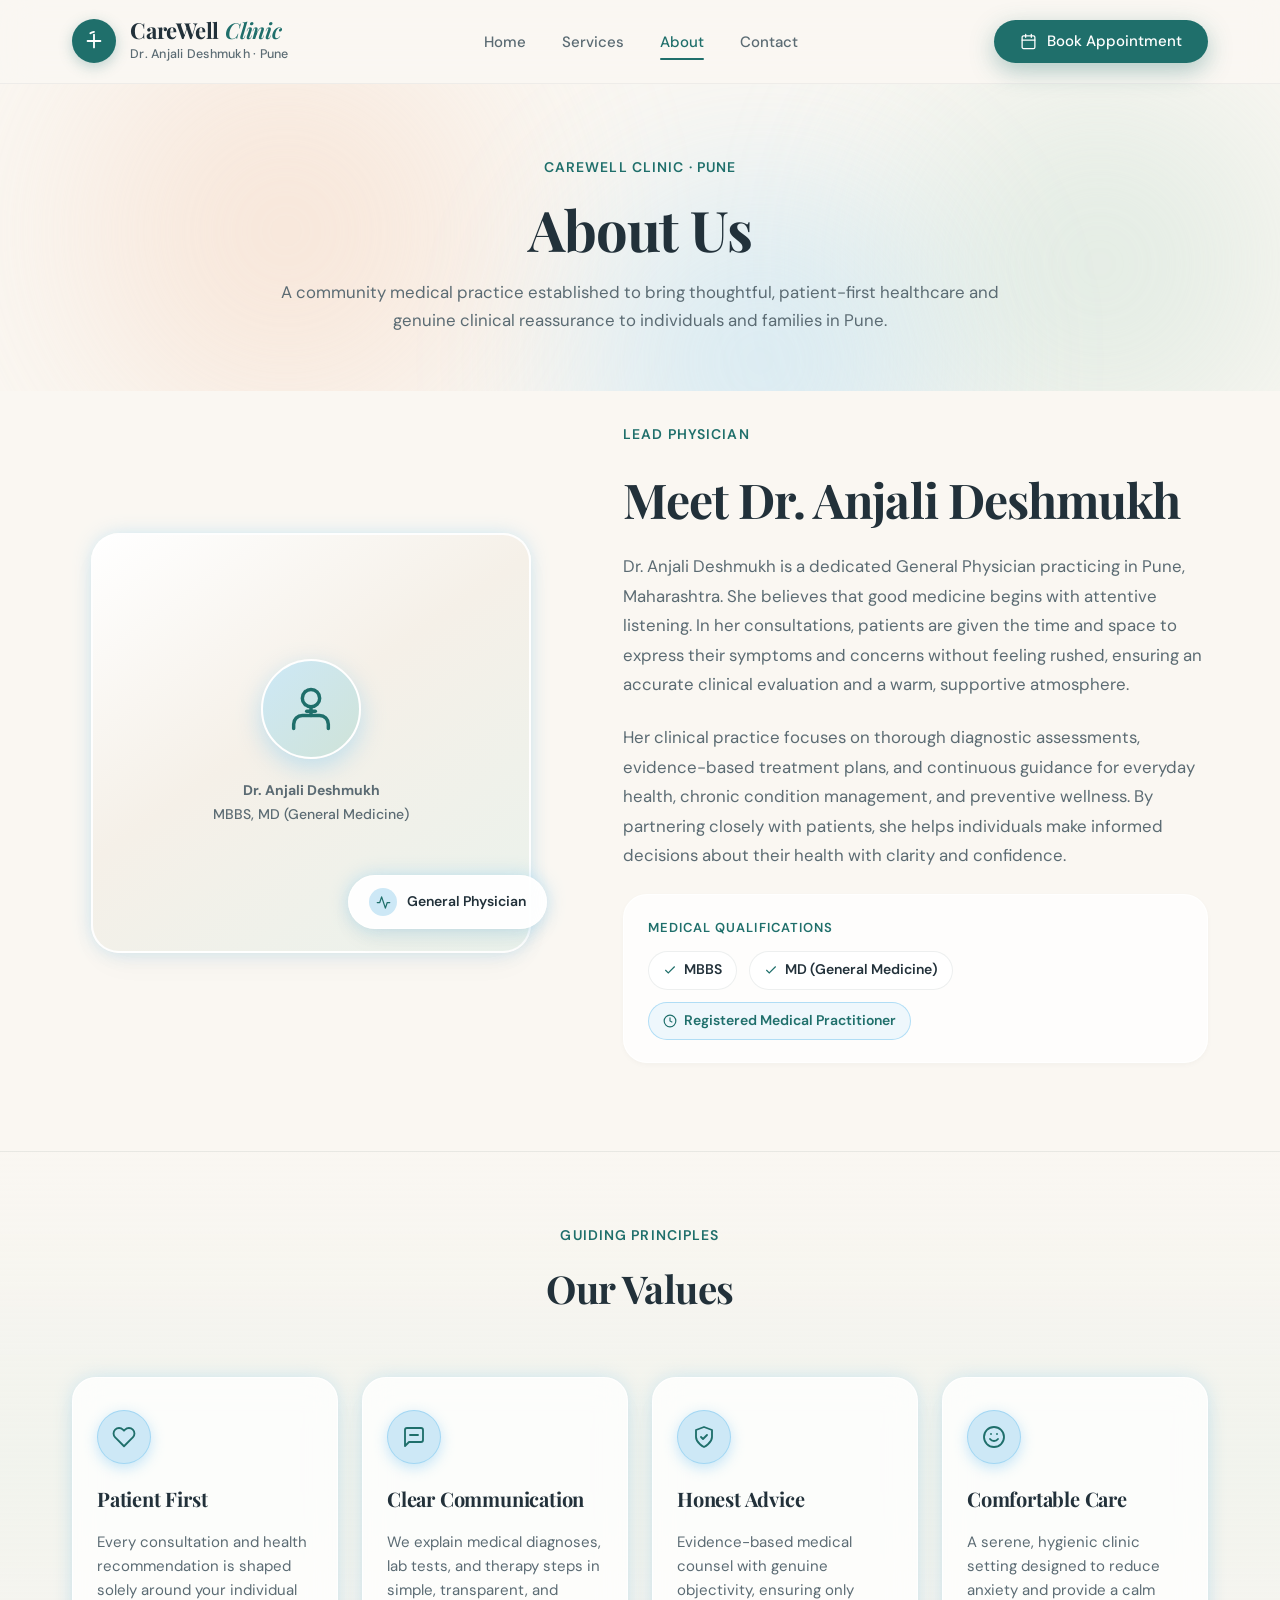
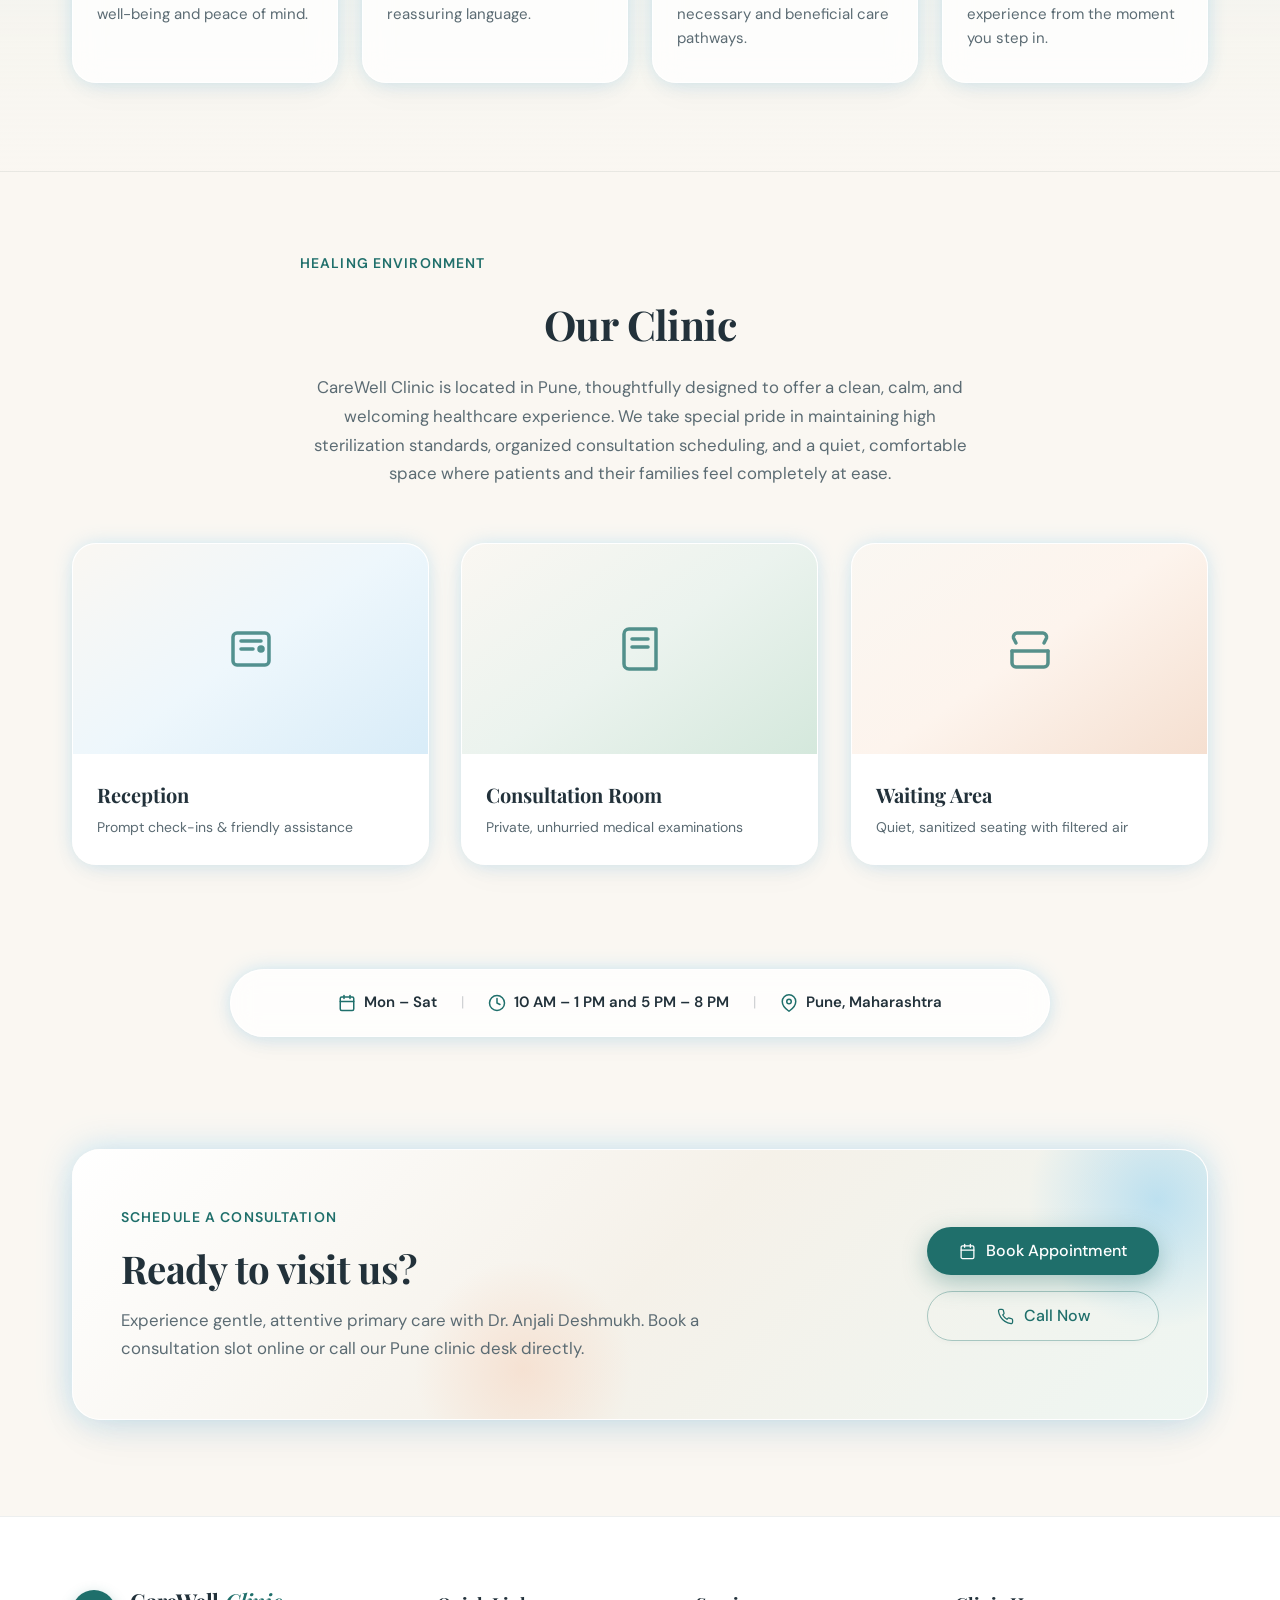
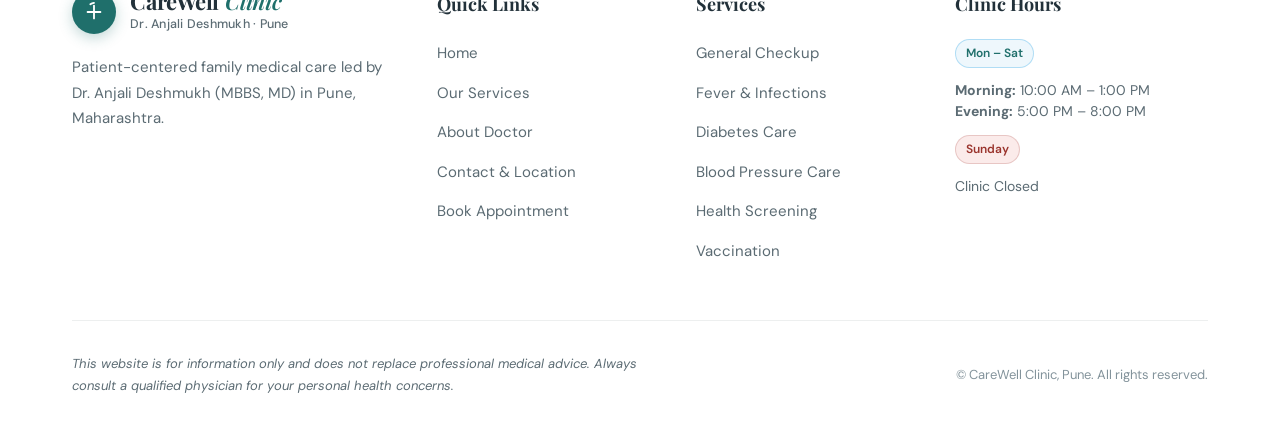
<file: about.html>
<!doctype html>
<html lang="en">
  <head>
    <meta charset="UTF-8" />
    <meta name="viewport" content="width=device-width, initial-scale=1.0" />
    <title>About Us - CareWell Clinic | Dr. Anjali Deshmukh, Pune</title>
    <meta
      name="description"
      content="Learn about CareWell Clinic and Dr. Anjali Deshmukh, General Physician (MBBS, MD) in Pune, Maharashtra. Caring, patient-first outpatient medical consultations."
    />

    <!-- Open Graph / Social Sharing Meta -->
    <meta property="og:title" content="About Us - CareWell Clinic | Dr. Anjali Deshmukh, Pune" />
    <meta
      property="og:description"
      content="Meet Dr. Anjali Deshmukh (MBBS, MD) and explore CareWell Clinic's patient-centered healthcare values in Pune, Maharashtra."
    />
    <meta property="og:type" content="website" />
    <meta name="twitter:card" content="summary_large_image" />

    <!-- Google Fonts: Playfair Display & DM Sans -->
    <link rel="preconnect" href="https://fonts.googleapis.com" />
    <link rel="preconnect" href="https://fonts.gstatic.com" crossorigin />
    <link
      href="https://fonts.googleapis.com/css2?family=DM+Sans:ital,opsz,wght@0,9..40,400;0,9..40,500;0,9..40,600;0,9..40,700;1,9..40,400&family=Playfair+Display:ital,wght@0,500;0,600;0,700;1,400;1,600&display=swap"
      rel="stylesheet"
    />

    <!-- Main Stylesheet -->
    <link rel="stylesheet" href="style.css" />
  </head>
  <body>
    <!-- ======================================================================
         1. Sticky Frosted Glass Navigation Bar (Same as other pages)
         ====================================================================== -->
    <header class="site-header" id="siteHeader">
      <div class="container header-container">
        <!-- Clinic Logo & Doctor Info (Left) -->
        <a href="index.html" class="brand-link" aria-label="CareWell Clinic Home">
          <div class="brand-icon" aria-hidden="true">
            <svg viewBox="0 0 24 24" fill="none" stroke="currentColor" stroke-width="2" stroke-linecap="round" stroke-linejoin="round">
              <path d="M12 5v14M5 12h14"></path>
              <path d="M12 2a10 10 0 0 0-4 1.5"></path>
            </svg>
          </div>
          <div class="brand-text">
            <span class="brand-name">CareWell<em> Clinic</em></span>
            <span class="brand-doctor">Dr. Anjali Deshmukh · Pune</span>
          </div>
        </a>

        <!-- Desktop Navigation Links (Center - "About" highlighted active) -->
        <nav class="desktop-nav" aria-label="Primary Navigation">
          <ul class="nav-menu">
            <li><a href="index.html" class="nav-link">Home</a></li>
            <li><a href="services.html" class="nav-link">Services</a></li>
            <li><a href="about.html" class="nav-link active">About</a></li>
            <li><a href="contact.html" class="nav-link">Contact</a></li>
          </ul>
        </nav>

        <!-- Right Action Button & Mobile Hamburger Toggle -->
        <div class="header-actions">
          <a href="appointment.html" class="btn btn-primary" data-action="book-appointment">
            <svg viewBox="0 0 24 24" fill="none" stroke="currentColor" stroke-width="1.8" stroke-linecap="round" stroke-linejoin="round" aria-hidden="true">
              <rect x="3" y="4" width="18" height="18" rx="2" ry="2"></rect>
              <line x1="16" y1="2" x2="16" y2="6"></line>
              <line x1="8" y1="2" x2="8" y2="6"></line>
              <line x1="3" y1="10" x2="21" y2="10"></line>
            </svg>
            <span>Book Appointment</span>
          </a>

          <!-- Mobile Hamburger Toggle Button -->
          <button
            type="button"
            class="hamburger-btn"
            id="hamburgerBtn"
            aria-label="Toggle navigation menu"
            aria-expanded="false"
            aria-controls="mobileDrawer"
          >
            <span class="hamburger-line"></span>
            <span class="hamburger-line"></span>
            <span class="hamburger-line"></span>
          </button>
        </div>
      </div>
    </header>

    <!-- Mobile Navigation Drawer Overlay & Dropdown -->
    <div class="mobile-nav-overlay" id="mobileOverlay" aria-hidden="true"></div>
    <div class="mobile-nav-drawer" id="mobileDrawer" role="dialog" aria-modal="true" aria-label="Mobile Navigation">
      <ul class="mobile-nav-menu">
        <li>
          <a href="index.html" class="mobile-nav-link">
            <span>Home</span>
            <svg width="18" height="18" viewBox="0 0 24 24" fill="none" stroke="currentColor" stroke-width="1.8"><polyline points="9 18 15 12 9 6"></polyline></svg>
          </a>
        </li>
        <li>
          <a href="services.html" class="mobile-nav-link">
            <span>Services</span>
            <svg width="18" height="18" viewBox="0 0 24 24" fill="none" stroke="currentColor" stroke-width="1.8"><polyline points="9 18 15 12 9 6"></polyline></svg>
          </a>
        </li>
        <li>
          <a href="about.html" class="mobile-nav-link active" style="color: var(--color-primary); font-weight: 600;">
            <span>About</span>
            <svg width="18" height="18" viewBox="0 0 24 24" fill="none" stroke="currentColor" stroke-width="1.8"><polyline points="9 18 15 12 9 6"></polyline></svg>
          </a>
        </li>
        <li>
          <a href="contact.html" class="mobile-nav-link">
            <span>Contact</span>
            <svg width="18" height="18" viewBox="0 0 24 24" fill="none" stroke="currentColor" stroke-width="1.8"><polyline points="9 18 15 12 9 6"></polyline></svg>
          </a>
        </li>
      </ul>

      <div class="mobile-drawer-actions">
        <a href="appointment.html" class="btn btn-primary" data-action="book-appointment">
          <svg viewBox="0 0 24 24" fill="none" stroke="currentColor" stroke-width="1.8" stroke-linecap="round" stroke-linejoin="round" aria-hidden="true">
            <rect x="3" y="4" width="18" height="18" rx="2" ry="2"></rect>
            <line x1="16" y1="2" x2="16" y2="6"></line>
            <line x1="8" y1="2" x2="8" y2="6"></line>
            <line x1="3" y1="10" x2="21" y2="10"></line>
          </svg>
          <span>Book Appointment</span>
        </a>

        <button type="button" class="btn btn-outline" data-action="call-clinic">
          <svg viewBox="0 0 24 24" fill="none" stroke="currentColor" stroke-width="1.8" stroke-linecap="round" stroke-linejoin="round" aria-hidden="true">
            <path d="M22 16.92v3a2 2 0 0 1-2.18 2 19.79 19.79 0 0 1-8.63-3.07 19.5 19.5 0 0 1-6-6 19.79 19.79 0 0 1-3.07-8.67A2 2 0 0 1 4.11 2h3a2 2 0 0 1 2 1.72 12.84 12.84 0 0 0 .7 2.81 2 2 0 0 1-.45 2.11L8.09 9.91a16 16 0 0 0 6 6l1.27-1.27a2 2 0 0 1 2.11-.45 12.84 12.84 0 0 0 2.81.7A2 2 0 0 1 22 16.92z"></path>
          </svg>
          <span>Call: +91 20 2567 4321</span>
        </button>
      </div>

      <div class="mobile-clinic-info">
        <p><strong>Dr. Anjali Deshmukh</strong>, General Physician (MBBS, MD)</p>
        <p>Pune, Maharashtra · Mon–Sat (10 AM–1 PM, 5 PM–8 PM)</p>
      </div>
    </div>

    <!-- ======================================================================
         2. Page Header: "About Us" with Soft Blurred Blobs
         ====================================================================== -->
    <main>
      <section class="page-header-section">
        <!-- Floating Gradient Blobs in Background -->
        <div class="hero-blob hero-blob-sage" aria-hidden="true"></div>
        <div class="hero-blob hero-blob-peach" aria-hidden="true"></div>
        <div class="hero-blob hero-blob-sky" aria-hidden="true"></div>

        <div class="container">
          <div class="page-header-content fade-up">
            <span class="page-header-kicker">CareWell Clinic · Pune</span>
            <h1 class="page-header-title">About Us</h1>
            <p class="page-header-subtitle">
              A community medical practice established to bring thoughtful, patient-first healthcare and genuine clinical reassurance to individuals and families in Pune.
            </p>
          </div>
        </div>
      </section>

      <!-- ======================================================================
           3. Doctor Section (Two-Column Layout)
           ====================================================================== -->
      <section class="about-doctor-section">
        <div class="container">
          <div class="about-doctor-grid">
            <!-- Left Column: Large Rounded Image Placeholder & Floating Role Card -->
            <div class="doctor-image-wrapper fade-up stagger-1">
              <div class="doctor-photo-placeholder" aria-label="Photo placeholder for Dr. Anjali Deshmukh">
                <div class="doctor-placeholder-icon-wrap" aria-hidden="true">
                  <!-- Doctor Line Icon -->
                  <svg viewBox="0 0 24 24" fill="none" stroke="currentColor" stroke-linecap="round" stroke-linejoin="round">
                    <path d="M20 21v-2a4 4 0 0 0-4-4H8a4 4 0 0 0-4 4v2"></path>
                    <circle cx="12" cy="7" r="4"></circle>
                    <path d="M12 11v4"></path>
                    <path d="M10 13h4"></path>
                  </svg>
                </div>
                <div class="doctor-placeholder-caption">
                  <strong>Dr. Anjali Deshmukh</strong><br />
                  MBBS, MD (General Medicine)
                </div>
              </div>

              <!-- Floating Glass Card: "General Physician" -->
              <div class="floating-role-card" aria-hidden="true">
                <div class="role-icon">
                  <svg viewBox="0 0 24 24" fill="none" stroke="currentColor" stroke-width="2" stroke-linecap="round" stroke-linejoin="round">
                    <path d="M22 12h-4l-3 9L9 3l-3 9H2"></path>
                  </svg>
                </div>
                <span>General Physician</span>
              </div>
            </div>

            <!-- Right Column: Heading, Warm 2-Paragraph Intro, & Qualifications -->
            <div class="doctor-bio-content fade-up stagger-2">
              <span class="doctor-bio-kicker">Lead Physician</span>
              <h2 class="doctor-bio-heading">Meet Dr. Anjali Deshmukh</h2>

              <p class="doctor-bio-text">
                Dr. Anjali Deshmukh is a dedicated General Physician practicing in Pune, Maharashtra. She believes that good medicine begins with attentive listening. In her consultations, patients are given the time and space to express their symptoms and concerns without feeling rushed, ensuring an accurate clinical evaluation and a warm, supportive atmosphere.
              </p>

              <p class="doctor-bio-text">
                Her clinical practice focuses on thorough diagnostic assessments, evidence-based treatment plans, and continuous guidance for everyday health, chronic condition management, and preventive wellness. By partnering closely with patients, she helps individuals make informed decisions about their health with clarity and confidence.
              </p>

              <!-- Qualifications Box -->
              <div class="qualifications-card">
                <span class="qualifications-title">Medical Qualifications</span>
                <div class="qualifications-pills">
                  <span class="qual-badge">
                    <svg viewBox="0 0 24 24" fill="none" stroke="currentColor" stroke-width="2"><polyline points="20 6 9 17 4 12"></polyline></svg>
                    <span>MBBS</span>
                  </span>
                  <span class="qual-badge">
                    <svg viewBox="0 0 24 24" fill="none" stroke="currentColor" stroke-width="2"><polyline points="20 6 9 17 4 12"></polyline></svg>
                    <span>MD (General Medicine)</span>
                  </span>
                  <span class="qual-badge" style="background-color: var(--sky-light); border-color: var(--sky-border); color: var(--color-primary);">
                    <svg viewBox="0 0 24 24" fill="none" stroke="currentColor" stroke-width="2"><circle cx="12" cy="12" r="10"></circle><polyline points="12 6 12 12 16 14"></polyline></svg>
                    <span>Registered Medical Practitioner</span>
                  </span>
                </div>
              </div>
            </div>
          </div>
        </div>
      </section>

      <!-- ======================================================================
           4. "Our Values" Section (4 Cards with Line Icons in Soft Circles)
           ====================================================================== -->
      <section class="values-section">
        <div class="container">
          <div class="values-header fade-up">
            <span class="values-kicker">Guiding Principles</span>
            <h2 class="values-title">Our Values</h2>
          </div>

          <div class="values-grid">
            <!-- Card 1: Patient First -->
            <article class="value-card fade-up stagger-1">
              <div class="value-icon-box" aria-hidden="true">
                <!-- Gentle Heart Line Icon -->
                <svg viewBox="0 0 24 24" fill="none" stroke="currentColor" stroke-linecap="round" stroke-linejoin="round">
                  <path d="M20.84 4.61a5.5 5.5 0 0 0-7.78 0L12 5.67l-1.06-1.06a5.5 5.5 0 0 0-7.78 7.78l1.06 1.06L12 21.23l7.78-7.78 1.06-1.06a5.5 5.5 0 0 0 0-7.78z"></path>
                </svg>
              </div>
              <h3 class="value-title">Patient First</h3>
              <p class="value-desc">
                Every consultation and health recommendation is shaped solely around your individual well-being and peace of mind.
              </p>
            </article>

            <!-- Card 2: Clear Communication -->
            <article class="value-card fade-up stagger-2">
              <div class="value-icon-box" aria-hidden="true">
                <!-- Speech & Message Line Icon -->
                <svg viewBox="0 0 24 24" fill="none" stroke="currentColor" stroke-linecap="round" stroke-linejoin="round">
                  <path d="M21 15a2 2 0 0 1-2 2H7l-4 4V5a2 2 0 0 1 2-2h14a2 2 0 0 1 2 2z"></path>
                  <line x1="8" y1="10" x2="16" y2="10"></line>
                </svg>
              </div>
              <h3 class="value-title">Clear Communication</h3>
              <p class="value-desc">
                We explain medical diagnoses, lab tests, and therapy steps in simple, transparent, and reassuring language.
              </p>
            </article>

            <!-- Card 3: Honest Advice -->
            <article class="value-card fade-up stagger-3">
              <div class="value-icon-box" aria-hidden="true">
                <!-- Shield & Integrity Line Icon -->
                <svg viewBox="0 0 24 24" fill="none" stroke="currentColor" stroke-linecap="round" stroke-linejoin="round">
                  <path d="M12 22s8-4 8-10V5l-8-3-8 3v7c0 6 8 10 8 10z"></path>
                  <path d="m9 12 2 2 4-4"></path>
                </svg>
              </div>
              <h3 class="value-title">Honest Advice</h3>
              <p class="value-desc">
                Evidence-based medical counsel with genuine objectivity, ensuring only necessary and beneficial care pathways.
              </p>
            </article>

            <!-- Card 4: Comfortable Care -->
            <article class="value-card fade-up stagger-1">
              <div class="value-icon-box" aria-hidden="true">
                <!-- Calming Smile / Dignity Line Icon -->
                <svg viewBox="0 0 24 24" fill="none" stroke="currentColor" stroke-linecap="round" stroke-linejoin="round">
                  <circle cx="12" cy="12" r="10"></circle>
                  <path d="M8 14s1.5 2 4 2 4-2 4-2"></path>
                  <line x1="9" y1="9" x2="9.01" y2="9"></line>
                  <line x1="15" y1="9" x2="15.01" y2="9"></line>
                </svg>
              </div>
              <h3 class="value-title">Comfortable Care</h3>
              <p class="value-desc">
                A serene, hygienic clinic setting designed to reduce anxiety and provide a calm experience from the moment you step in.
              </p>
            </article>
          </div>
        </div>
      </section>

      <!-- ======================================================================
           5. "Our Clinic" Section (Paragraph & 3 Space Placeholders)
           ====================================================================== -->
      <section class="clinic-spaces-section">
        <div class="container">
          <div class="clinic-spaces-header fade-up">
            <span class="page-header-kicker">Healing Environment</span>
            <h2 class="clinic-spaces-title">Our Clinic</h2>
            <p class="clinic-spaces-intro">
              CareWell Clinic is located in Pune, thoughtfully designed to offer a clean, calm, and welcoming healthcare experience. We take special pride in maintaining high sterilization standards, organized consultation scheduling, and a quiet, comfortable space where patients and their families feel completely at ease.
            </p>
          </div>

          <div class="clinic-spaces-grid">
            <!-- Space 1: Reception -->
            <div class="space-placeholder-card fade-up stagger-1">
              <div class="space-gradient-box space-reception-bg" aria-label="Reception Space illustration">
                <svg viewBox="0 0 24 24" fill="none" stroke="currentColor" stroke-linecap="round" stroke-linejoin="round">
                  <rect x="3" y="4" width="18" height="16" rx="2"></rect>
                  <line x1="7" y1="8" x2="17" y2="8"></line>
                  <line x1="7" y1="12" x2="13" y2="12"></line>
                  <circle cx="17" cy="12" r="1"></circle>
                </svg>
              </div>
              <div class="space-info-box">
                <h3 class="space-label">Reception</h3>
                <span class="space-sublabel">Prompt check-ins &amp; friendly assistance</span>
              </div>
            </div>

            <!-- Space 2: Consultation Room -->
            <div class="space-placeholder-card fade-up stagger-2">
              <div class="space-gradient-box space-consultation-bg" aria-label="Consultation Room illustration">
                <svg viewBox="0 0 24 24" fill="none" stroke="currentColor" stroke-linecap="round" stroke-linejoin="round">
                  <path d="M4 19.5v-15A2.5 2.5 0 0 1 6.5 2H20v20H6.5a2.5 2.5 0 0 1-2.5-2.5Z"></path>
                  <path d="M8 7h8"></path>
                  <path d="M8 11h8"></path>
                </svg>
              </div>
              <div class="space-info-box">
                <h3 class="space-label">Consultation Room</h3>
                <span class="space-sublabel">Private, unhurried medical examinations</span>
              </div>
            </div>

            <!-- Space 3: Waiting Area -->
            <div class="space-placeholder-card fade-up stagger-3">
              <div class="space-gradient-box space-waiting-bg" aria-label="Waiting Area illustration">
                <svg viewBox="0 0 24 24" fill="none" stroke="currentColor" stroke-linecap="round" stroke-linejoin="round">
                  <path d="M19 9l1.25-2.5A2 2 0 0 0 18.47 4H5.53a2 2 0 0 0-1.78 2.5L5 9"></path>
                  <path d="M3 13v6a2 2 0 0 0 2 2h14a2 2 0 0 0 2-2v-6"></path>
                  <line x1="3" y1="13" x2="21" y2="13"></line>
                </svg>
              </div>
              <div class="space-info-box">
                <h3 class="space-label">Waiting Area</h3>
                <span class="space-sublabel">Quiet, sanitized seating with filtered air</span>
              </div>
            </div>
          </div>
        </div>
      </section>

      <!-- ======================================================================
           6. Timeline & Highlight Strip
           ====================================================================== -->
      <section class="highlight-strip-section">
        <div class="container">
          <div class="clinic-highlight-strip fade-up" role="region" aria-label="Clinic Schedule and Location">
            <div class="highlight-item">
              <!-- Calendar line icon -->
              <svg viewBox="0 0 24 24" fill="none" stroke="currentColor" stroke-width="2" stroke-linecap="round" stroke-linejoin="round" aria-hidden="true">
                <rect x="3" y="4" width="18" height="18" rx="2" ry="2"></rect>
                <line x1="16" y1="2" x2="16" y2="6"></line>
                <line x1="8" y1="2" x2="8" y2="6"></line>
                <line x1="3" y1="10" x2="21" y2="10"></line>
              </svg>
              <span>Mon – Sat</span>
            </div>

            <span class="highlight-divider" aria-hidden="true">|</span>

            <div class="highlight-item">
              <!-- Clock line icon -->
              <svg viewBox="0 0 24 24" fill="none" stroke="currentColor" stroke-width="2" stroke-linecap="round" stroke-linejoin="round" aria-hidden="true">
                <circle cx="12" cy="12" r="10"></circle>
                <polyline points="12 6 12 12 16 14"></polyline>
              </svg>
              <span>10 AM – 1 PM and 5 PM – 8 PM</span>
            </div>

            <span class="highlight-divider" aria-hidden="true">|</span>

            <div class="highlight-item">
              <!-- Location pin line icon -->
              <svg viewBox="0 0 24 24" fill="none" stroke="currentColor" stroke-width="2" stroke-linecap="round" stroke-linejoin="round" aria-hidden="true">
                <path d="M21 10c0 7-9 13-9 13s-9-6-9-13a9 9 0 0 1 18 0z"></path>
                <circle cx="12" cy="10" r="3"></circle>
              </svg>
              <span>Pune, Maharashtra</span>
            </div>
          </div>
        </div>
      </section>

      <!-- ======================================================================
           7. Call-to-Action Banner ("Ready to visit us?")
           ====================================================================== -->
      <section class="cta-banner-section">
        <div class="container">
          <div class="cta-banner-card fade-up">
            <div class="cta-banner-content">
              <span class="cta-banner-kicker">Schedule a Consultation</span>
              <h2 class="cta-banner-title">Ready to visit us?</h2>
              <p class="cta-banner-subtitle">
                Experience gentle, attentive primary care with Dr. Anjali Deshmukh. Book a consultation slot online or call our Pune clinic desk directly.
              </p>
            </div>

            <div class="cta-banner-actions">
              <a href="appointment.html" class="btn btn-primary" data-action="book-appointment">
                <svg viewBox="0 0 24 24" fill="none" stroke="currentColor" stroke-width="1.8" stroke-linecap="round" stroke-linejoin="round" aria-hidden="true">
                  <rect x="3" y="4" width="18" height="18" rx="2" ry="2"></rect>
                  <line x1="16" y1="2" x2="16" y2="6"></line>
                  <line x1="8" y1="2" x2="8" y2="6"></line>
                  <line x1="3" y1="10" x2="21" y2="10"></line>
                </svg>
                <span>Book Appointment</span>
              </a>

              <button type="button" class="btn btn-outline" data-action="call-clinic">
                <svg viewBox="0 0 24 24" fill="none" stroke="currentColor" stroke-width="1.8" stroke-linecap="round" stroke-linejoin="round" aria-hidden="true">
                  <path d="M22 16.92v3a2 2 0 0 1-2.18 2 19.79 19.79 0 0 1-8.63-3.07 19.5 19.5 0 0 1-6-6 19.79 19.79 0 0 1-3.07-8.67A2 2 0 0 1 4.11 2h3a2 2 0 0 1 2 1.72 12.84 12.84 0 0 0 .7 2.81 2 2 0 0 1-.45 2.11L8.09 9.91a16 16 0 0 0 6 6l1.27-1.27a2 2 0 0 1 2.11-.45 12.84 12.84 0 0 0 2.81.7A2 2 0 0 1 22 16.92z"></path>
                </svg>
                <span>Call Now</span>
              </button>
            </div>
          </div>
        </div>
      </section>
    </main>

    <!-- ======================================================================
         Clean Site Footer (Same as other pages)
         ====================================================================== -->
    <footer class="site-footer">
      <div class="container">
        <div class="footer-grid">
          <!-- Column 1: Brand & Doctor Details -->
          <div class="footer-brand-col">
            <a href="index.html" class="brand-link" style="margin-bottom: 0.25rem;">
              <div class="brand-icon" aria-hidden="true">
                <svg viewBox="0 0 24 24" fill="none" stroke="currentColor" stroke-width="2" stroke-linecap="round" stroke-linejoin="round">
                  <path d="M12 5v14M5 12h14"></path>
                  <path d="M12 2a10 10 0 0 0-4 1.5"></path>
                </svg>
              </div>
              <div class="brand-text">
                <span class="brand-name">CareWell<em> Clinic</em></span>
                <span class="brand-doctor">Dr. Anjali Deshmukh · Pune</span>
              </div>
            </a>
            <p class="footer-brand-desc">
              Patient-centered family medical care led by Dr. Anjali Deshmukh (MBBS, MD) in Pune, Maharashtra.
            </p>
          </div>

          <!-- Column 2: Quick Links -->
          <div>
            <h3 class="footer-col-title">Quick Links</h3>
            <ul class="footer-nav-list">
              <li><a href="index.html" class="footer-nav-link">Home</a></li>
              <li><a href="services.html" class="footer-nav-link">Our Services</a></li>
              <li><a href="about.html" class="footer-nav-link">About Doctor</a></li>
              <li><a href="contact.html" class="footer-nav-link">Contact &amp; Location</a></li>
              <li><a href="appointment.html" class="footer-nav-link">Book Appointment</a></li>
            </ul>
          </div>

          <!-- Column 3: Clinical Services -->
          <div>
            <h3 class="footer-col-title">Services</h3>
            <ul class="footer-nav-list">
              <li><a href="services.html" class="footer-nav-link">General Checkup</a></li>
              <li><a href="services.html" class="footer-nav-link">Fever &amp; Infections</a></li>
              <li><a href="services.html" class="footer-nav-link">Diabetes Care</a></li>
              <li><a href="services.html" class="footer-nav-link">Blood Pressure Care</a></li>
              <li><a href="services.html" class="footer-nav-link">Health Screening</a></li>
              <li><a href="services.html" class="footer-nav-link">Vaccination</a></li>
            </ul>
          </div>

          <!-- Column 4: Consultation Timings -->
          <div>
            <h3 class="footer-col-title">Clinic Hours</h3>
            <div class="footer-timings-list">
              <span class="footer-timing-badge">Mon – Sat</span>
              <p>
                <strong>Morning:</strong> 10:00 AM – 1:00 PM<br />
                <strong>Evening:</strong> 5:00 PM – 8:00 PM
              </p>
              <span class="footer-timing-badge" style="background-color: var(--color-status-closed-bg); border-color: rgba(154,52,45,0.2); color: var(--color-status-closed);">Sunday</span>
              <p>Clinic Closed</p>
            </div>
          </div>
        </div>

        <!-- Bottom Bar with Medical Disclaimer -->
        <div class="footer-bottom-bar">
          <p class="footer-disclaimer">
            This website is for information only and does not replace professional medical advice. Always consult a qualified physician for your personal health concerns.
          </p>
          <p>&copy; CareWell Clinic, Pune. All rights reserved.</p>
        </div>
      </div>
    </footer>

    <!-- Interactive Appointment Booking Modal -->
    <div class="modal-backdrop" id="appointmentModal" role="dialog" aria-modal="true" aria-labelledby="modalTitle">
      <div class="modal-container">
        <div class="modal-header">
          <div class="modal-header-content">
            <h2 class="modal-title" id="modalTitle">Book an Appointment</h2>
            <p class="modal-subtitle">Dr. Anjali Deshmukh (MBBS, MD) · CareWell Clinic, Pune</p>
          </div>
          <button type="button" class="modal-close-btn" id="closeModalBtn" aria-label="Close modal">
            <svg viewBox="0 0 24 24" fill="none" stroke="currentColor" stroke-width="2"><line x1="18" y1="6" x2="6" y2="18"></line><line x1="6" y1="6" x2="18" y2="18"></line></svg>
          </button>
        </div>

        <div class="modal-body" id="appointmentFormView">
          <form class="modal-form" id="appointmentForm">
            <div class="timing-notice-box">
              <svg viewBox="0 0 24 24" fill="none" stroke="currentColor" stroke-width="2"><circle cx="12" cy="12" r="10"></circle><polyline points="12 6 12 12 16 14"></polyline></svg>
              <span>CareWell Clinic is open Mon–Sat (10 AM–1 PM &amp; 5 PM–8 PM). Sunday closed.</span>
            </div>

            <div class="form-group">
              <label for="patientName" class="form-label">Patient Full Name *</label>
              <input type="text" id="patientName" class="form-input" placeholder="e.g. Rahul Sharma" required />
            </div>

            <div class="form-group">
              <label for="patientPhone" class="form-label">Phone Number *</label>
              <input type="tel" id="patientPhone" class="form-input" placeholder="e.g. +91 98220 12345" required />
            </div>

            <div class="form-row">
              <div class="form-group">
                <label for="appointmentDate" class="form-label">Preferred Date *</label>
                <input type="date" id="appointmentDate" class="form-input" required />
              </div>

              <div class="form-group">
                <label for="appointmentSlot" class="form-label">Preferred Time Slot *</label>
                <select id="appointmentSlot" class="form-select" required>
                  <option value="">Select a slot</option>
                  <option value="Morning (10:00 AM - 11:30 AM)">Morning: 10:00 AM - 11:30 AM</option>
                  <option value="Morning (11:30 AM - 1:00 PM)">Morning: 11:30 AM - 1:00 PM</option>
                  <option value="Evening (5:00 PM - 6:30 PM)">Evening: 5:00 PM - 6:30 PM</option>
                  <option value="Evening (6:30 PM - 8:00 PM)">Evening: 6:30 PM - 8:00 PM</option>
                </select>
              </div>
            </div>

            <div class="form-group">
              <label for="patientReason" class="form-label">Reason for Visit (Optional)</label>
              <input type="text" id="patientReason" class="form-input" placeholder="e.g. General checkup, Routine health review" />
            </div>

            <div style="margin-top: 0.5rem;">
              <button type="submit" class="btn btn-primary" style="width: 100%;">
                Confirm Appointment Request
              </button>
            </div>
          </form>
        </div>

        <div class="booking-success-view" id="bookingSuccessView">
          <div class="success-icon-wrap" aria-hidden="true">
            <svg viewBox="0 0 24 24" fill="none" stroke="currentColor" stroke-width="2.2"><polyline points="20 6 9 17 4 12"></polyline></svg>
          </div>
          <h3 class="success-title">Appointment Requested!</h3>
          <p class="success-desc">
            Your appointment has been registered with CareWell Clinic. Reception will contact you shortly to confirm your consultation slot.
          </p>
          <div id="confirmedDetails" class="clinic-status-strip" style="text-align: left; margin: 0 auto 1.5rem; line-height: 1.7; width: 100%; border-radius: var(--radius-card); flex-direction: column; align-items: flex-start;"></div>
          <button type="button" class="btn btn-primary" id="closeSuccessBtn" style="width: 100%;">Done</button>
        </div>
      </div>
    </div>

    <!-- Quick Call Dialog -->
    <div class="phone-dialog" id="callDialog" role="dialog" aria-modal="true" aria-label="Call CareWell Clinic">
      <div class="phone-dialog-card">
        <div class="brand-icon" style="margin: 0 auto 1.25rem;" aria-hidden="true">
          <svg viewBox="0 0 24 24" fill="none" stroke="currentColor" stroke-width="2"><path d="M22 16.92v3a2 2 0 0 1-2.18 2 19.79 19.79 0 0 1-8.63-3.07 19.5 19.5 0 0 1-6-6 19.79 19.79 0 0 1-3.07-8.67A2 2 0 0 1 4.11 2h3a2 2 0 0 1 2 1.72 12.84 12.84 0 0 0 .7 2.81 2 2 0 0 1-.45 2.11L8.09 9.91a16 16 0 0 0 6 6l1.27-1.27a2 2 0 0 1 2.11-.45 12.84 12.84 0 0 0 2.81.7A2 2 0 0 1 22 16.92z"></path></svg>
        </div>
        <h3 class="modal-title">Call CareWell Clinic</h3>
        <p class="modal-subtitle" style="margin-top: 0.35rem;">
          Connect directly with reception during clinic hours:
        </p>
        <a href="tel:+912025674321" class="phone-dialog-number">+91 20 2567 4321</a>
        <p style="font-size: 0.8125rem; color: var(--color-text-muted); margin-bottom: 1.5rem;">
          Mon–Sat: 10:00 AM – 1:00 PM &amp; 5:00 PM – 8:00 PM (IST) · Sunday Closed
        </p>
        <div style="display: flex; gap: 0.75rem; justify-content: center;">
          <a href="tel:+912025674321" class="btn btn-primary" style="flex: 1;">Dial Now</a>
          <button type="button" class="btn btn-outline" id="closeCallBtn" style="flex: 1;">Close</button>
        </div>
      </div>
    </div>

    <!-- Toast Notice -->
    <div class="toast-notice" id="toastNotice" role="status" aria-live="polite"></div>

    <!-- JavaScript File -->
    <script type="module" src="script.js"></script>
  </body>
</html>
</file>
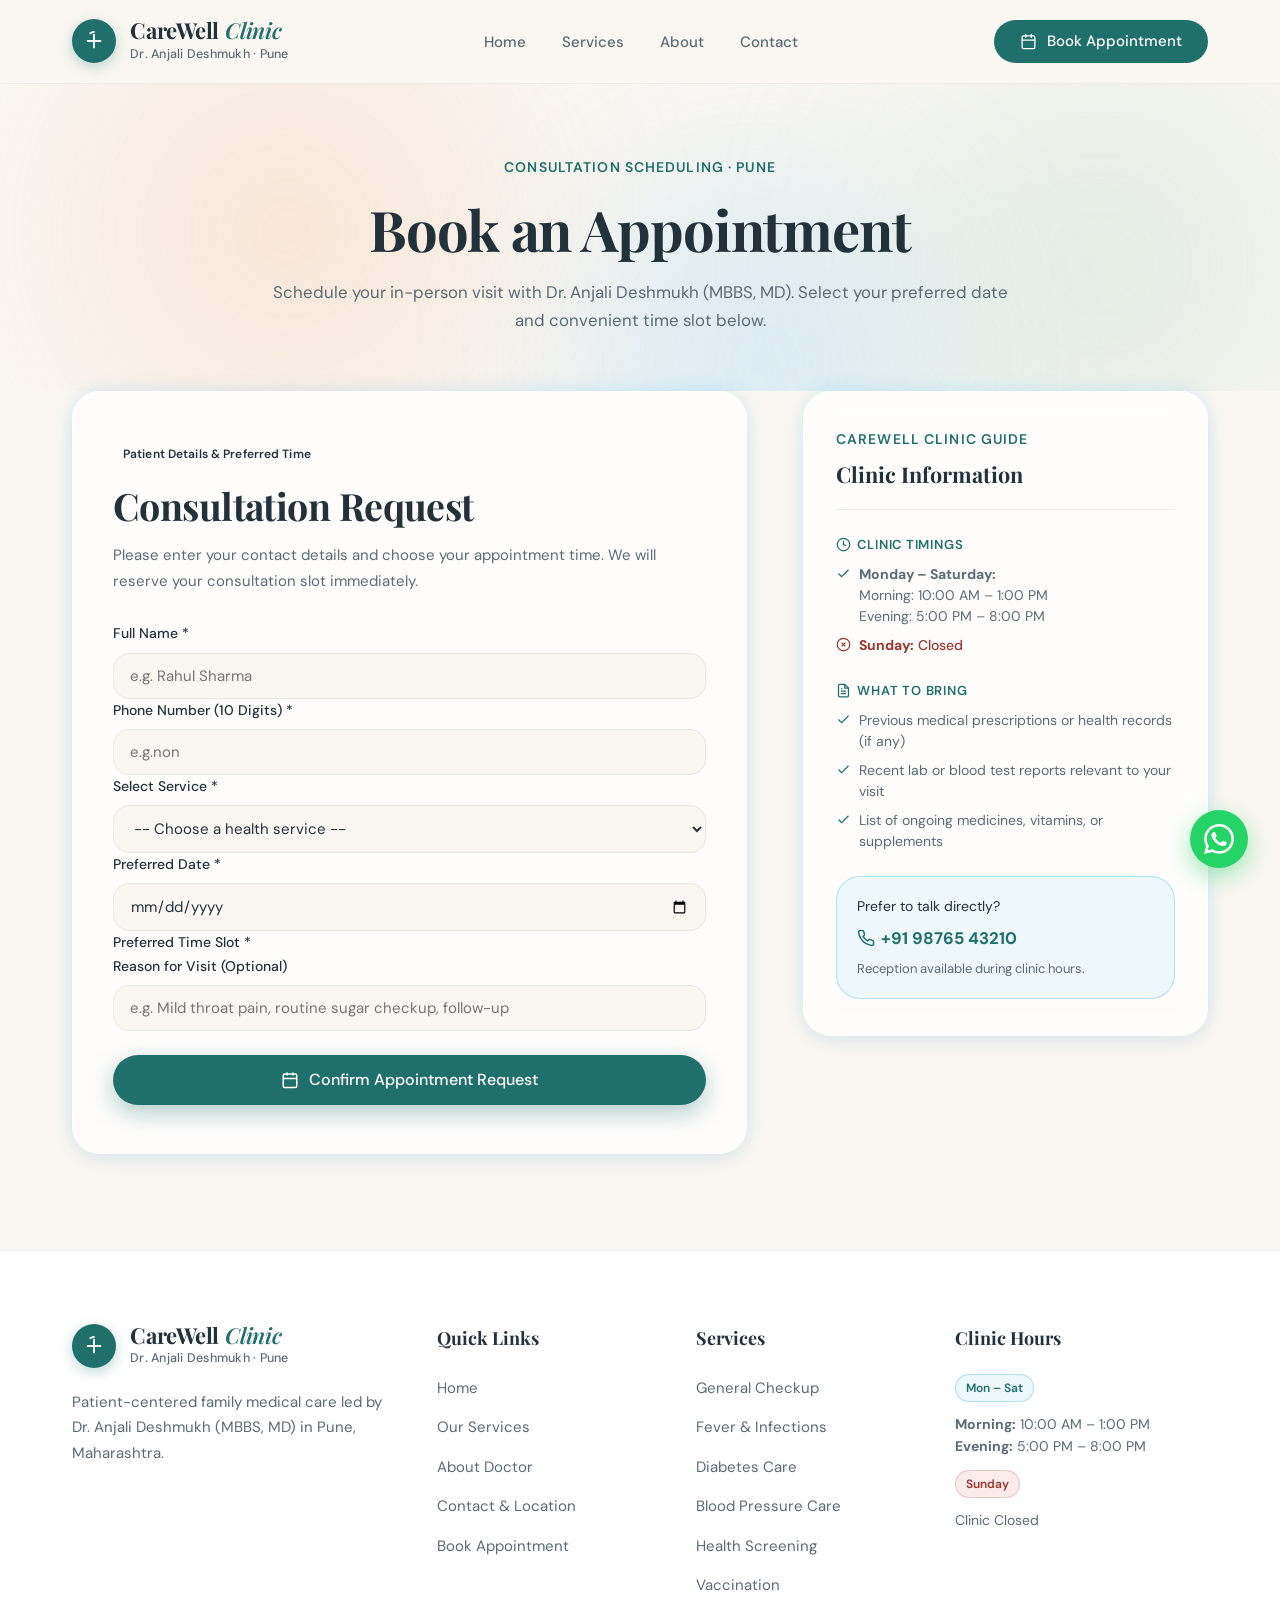
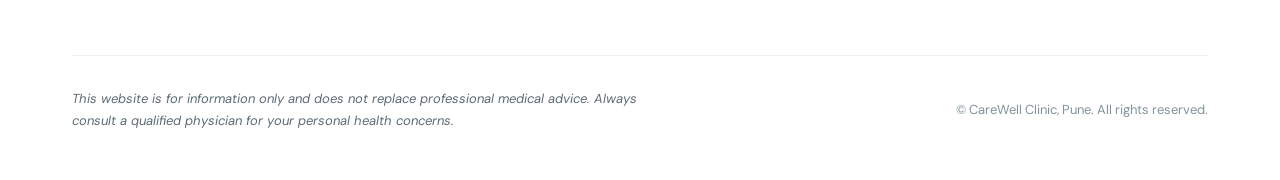
<file: appointment.html>
<!doctype html>
<html lang="en">
  <head>
    <meta charset="UTF-8" />
    <meta name="viewport" content="width=device-width, initial-scale=1.0" />
    <title>Book an Appointment - CareWell Clinic | Dr. Anjali Deshmukh, Pune</title>
    <meta
      name="description"
      content="Book an in-person consultation with Dr. Anjali Deshmukh (MBBS, MD) at CareWell Clinic in Pune, Maharashtra. Mon–Sat 10 AM–1 PM and 5 PM–8 PM. Real-time time slot selection."
    />
    <meta property="og:title" content="Book an Appointment - CareWell Clinic | Dr. Anjali Deshmukh, Pune" />
    <meta
      property="og:description"
      content="Schedule a consultation with Dr. Anjali Deshmukh (MBBS, MD) at CareWell Clinic in Pune. Choose from morning and evening appointment slots."
    />
    <meta property="og:type" content="website" />
    <meta name="twitter:card" content="summary_large_image" />

    <!-- Google Fonts: Playfair Display & DM Sans -->
    <link rel="preconnect" href="https://fonts.googleapis.com" />
    <link rel="preconnect" href="https://fonts.gstatic.com" crossorigin />
    <link
      href="https://fonts.googleapis.com/css2?family=DM+Sans:ital,opsz,wght@0,9..40,400;0,9..40,500;0,9..40,600;0,9..40,700;1,9..40,400&family=Playfair+Display:ital,wght@0,500;0,600;0,700;1,400;1,600&display=swap"
      rel="stylesheet"
    />

    <!-- Main Stylesheet -->
    <link rel="stylesheet" href="style.css" />
  </head>
  <body>
    <!-- ======================================================================
         1. Sticky Frosted Glass Navigation Bar (Highlight "Book Appointment")
         ====================================================================== -->
    <header class="site-header" id="siteHeader">
      <div class="container header-container">
        <!-- Clinic Logo & Doctor Info (Left) -->
        <a href="index.html" class="brand-link" aria-label="CareWell Clinic Home">
          <div class="brand-icon" aria-hidden="true">
            <svg viewBox="0 0 24 24" fill="none" stroke="currentColor" stroke-width="2" stroke-linecap="round" stroke-linejoin="round">
              <path d="M12 5v14M5 12h14"></path>
              <path d="M12 2a10 10 0 0 0-4 1.5"></path>
            </svg>
          </div>
          <div class="brand-text">
            <span class="brand-name">CareWell<em> Clinic</em></span>
            <span class="brand-doctor">Dr. Anjali Deshmukh · Pune</span>
          </div>
        </a>

        <!-- Desktop Navigation Links (Center) -->
        <nav class="desktop-nav" aria-label="Primary Navigation">
          <ul class="nav-menu">
            <li><a href="index.html" class="nav-link">Home</a></li>
            <li><a href="services.html" class="nav-link">Services</a></li>
            <li><a href="about.html" class="nav-link">About</a></li>
            <li><a href="contact.html" class="nav-link">Contact</a></li>
          </ul>
        </nav>

        <!-- Right Action Button (Highlighted as active) & Mobile Hamburger Toggle -->
        <div class="header-actions">
          <a href="appointment.html" class="btn btn-primary active" aria-current="page" style="box-shadow: 0 0 0 2px var(--sky-border), 0 8px 24px var(--color-primary-glow);">
            <svg viewBox="0 0 24 24" fill="none" stroke="currentColor" stroke-width="1.8" stroke-linecap="round" stroke-linejoin="round" aria-hidden="true">
              <rect x="3" y="4" width="18" height="18" rx="2" ry="2"></rect>
              <line x1="16" y1="2" x2="16" y2="6"></line>
              <line x1="8" y1="2" x2="8" y2="6"></line>
              <line x1="3" y1="10" x2="21" y2="10"></line>
            </svg>
            <span>Book Appointment</span>
          </a>

          <!-- Mobile Hamburger Toggle Button -->
          <button
            type="button"
            class="hamburger-btn"
            id="hamburgerBtn"
            aria-label="Toggle navigation menu"
            aria-expanded="false"
            aria-controls="mobileDrawer"
          >
            <span class="hamburger-line"></span>
            <span class="hamburger-line"></span>
            <span class="hamburger-line"></span>
          </button>
        </div>
      </div>
    </header>

    <!-- Mobile Navigation Drawer Overlay & Dropdown -->
    <div class="mobile-nav-overlay" id="mobileOverlay" aria-hidden="true"></div>
    <div class="mobile-nav-drawer" id="mobileDrawer" role="dialog" aria-modal="true" aria-label="Mobile Navigation">
      <ul class="mobile-nav-menu">
        <li>
          <a href="index.html" class="mobile-nav-link">
            <span>Home</span>
            <svg width="18" height="18" viewBox="0 0 24 24" fill="none" stroke="currentColor" stroke-width="1.8"><polyline points="9 18 15 12 9 6"></polyline></svg>
          </a>
        </li>
        <li>
          <a href="services.html" class="mobile-nav-link">
            <span>Services</span>
            <svg width="18" height="18" viewBox="0 0 24 24" fill="none" stroke="currentColor" stroke-width="1.8"><polyline points="9 18 15 12 9 6"></polyline></svg>
          </a>
        </li>
        <li>
          <a href="about.html" class="mobile-nav-link">
            <span>About</span>
            <svg width="18" height="18" viewBox="0 0 24 24" fill="none" stroke="currentColor" stroke-width="1.8"><polyline points="9 18 15 12 9 6"></polyline></svg>
          </a>
        </li>
        <li>
          <a href="contact.html" class="mobile-nav-link">
            <span>Contact</span>
            <svg width="18" height="18" viewBox="0 0 24 24" fill="none" stroke="currentColor" stroke-width="1.8"><polyline points="9 18 15 12 9 6"></polyline></svg>
          </a>
        </li>
      </ul>

      <div class="mobile-drawer-actions">
        <a href="appointment.html" class="btn btn-primary" style="width: 100%; box-shadow: 0 0 0 2px var(--sky-border), 0 8px 24px var(--color-primary-glow);">
          <svg viewBox="0 0 24 24" fill="none" stroke="currentColor" stroke-width="1.8" stroke-linecap="round" stroke-linejoin="round" aria-hidden="true">
            <rect x="3" y="4" width="18" height="18" rx="2" ry="2"></rect>
            <line x1="16" y1="2" x2="16" y2="6"></line>
            <line x1="8" y1="2" x2="8" y2="6"></line>
            <line x1="3" y1="10" x2="21" y2="10"></line>
          </svg>
          <span>Book Appointment</span>
        </a>
        <button type="button" class="btn btn-outline" data-action="call-clinic">
          <svg viewBox="0 0 24 24" fill="none" stroke="currentColor" stroke-width="1.8"><path d="M22 16.92v3a2 2 0 0 1-2.18 2 19.79 19.79 0 0 1-8.63-3.07 19.5 19.5 0 0 1-6-6 19.79 19.79 0 0 1-3.07-8.67A2 2 0 0 1 4.11 2h3a2 2 0 0 1 2 1.72 12.84 12.84 0 0 0 .7 2.81 2 2 0 0 1-.45 2.11L8.09 9.91a16 16 0 0 0 6 6l1.27-1.27a2 2 0 0 1 2.11-.45 12.84 12.84 0 0 0 2.81.7A2 2 0 0 1 22 16.92z"></path></svg>
          <span>Call: +91 98765 43210</span>
        </button>
      </div>

      <div class="mobile-clinic-info">
        <p><strong>Dr. Anjali Deshmukh</strong>, General Physician (MBBS, MD)</p>
        <p>CareWell Clinic, Pune, Maharashtra · Mon–Sat (10 AM–1 PM, 5 PM–8 PM)</p>
      </div>
    </div>

    <!-- ======================================================================
         2. Page Header with Soft Animated Gradient Blobs
         ====================================================================== -->
    <main>
      <section class="page-header-section">
        <!-- Floating Soft Blobs in Sage, Peach, and Light Blue -->
        <div class="hero-blob hero-blob-sage" aria-hidden="true"></div>
        <div class="hero-blob hero-blob-peach" aria-hidden="true"></div>
        <div class="hero-blob hero-blob-sky" aria-hidden="true"></div>

        <div class="container">
          <div class="page-header-content fade-up">
            <span class="page-header-kicker">Consultation Scheduling · Pune</span>
            <h1 class="page-header-title">Book an Appointment</h1>
            <p class="page-header-subtitle">
              Schedule your in-person visit with Dr. Anjali Deshmukh (MBBS, MD). Select your preferred date and convenient time slot below.
            </p>
          </div>
        </div>
      </section>

      <!-- ======================================================================
           3. Two-Column Appointment Layout (Stacks on mobile, form first)
           ====================================================================== -->
      <section class="appointment-page-section">
        <div class="container">
          <div class="appointment-two-col-grid">

            <!-- LEFT COLUMN: Booking Form & Success Confirmation Card -->
            <div class="appointment-form-column">
              <!-- Form View -->
              <div id="pageBookingFormView" class="fade-up">
                <div class="booking-form-card">
                  <div class="booking-form-header">
                    <span class="clinic-status-badge" style="width: fit-content;">Patient Details &amp; Preferred Time</span>
                    <h2 class="booking-form-title">Consultation Request</h2>
                    <p class="booking-form-subtitle">
                      Please enter your contact details and choose your appointment time. We will reserve your consultation slot immediately.
                    </p>
                  </div>

                  <form id="pageBookingForm" novalidate>
                    <!-- Field 1: Patient Full Name -->
                    <div class="form-group">
                      <label for="bookingName" class="form-label">Full Name *</label>
                      <input
                        type="text"
                        id="bookingName"
                        name="bookingName"
                        class="form-input"
                        placeholder="e.g. Rahul Sharma"
                        required
                        autocomplete="name"
                      />
                      <span class="field-error-msg" id="bookingNameError"></span>
                    </div>

                    <!-- Field 2: Phone (10 digits) -->
                    <div class="form-group">
                      <label for="bookingPhone" class="form-label">Phone Number (10 Digits) *</label>
                      <input
                        type="tel"
                        id="bookingPhone"
                        name="bookingPhone"
                        class="form-input"
                        placeholder="e.g.non"
                        maxlength="14"
                        required
                        autocomplete="tel"
                      />
                      <span class="field-error-msg" id="bookingPhoneError"></span>
                    </div>

                    <!-- Field 3: Service Selection Dropdown -->
                    <div class="form-group">
                      <label for="bookingService" class="form-label">Select Service *</label>
                      <select id="bookingService" name="bookingService" class="form-select" required>
                        <option value="">-- Choose a health service --</option>
                        <option value="General Checkup">General Checkup</option>
                        <option value="Fever &amp; Infections">Fever &amp; Infections</option>
                        <option value="Diabetes Care">Diabetes Care</option>
                        <option value="Blood Pressure Care">Blood Pressure Care</option>
                        <option value="Health Screening">Health Screening</option>
                        <option value="Vaccination">Vaccination</option>
                      </select>
                      <span class="field-error-msg" id="bookingServiceError"></span>
                    </div>

                    <!-- Field 4: Preferred Date -->
                    <div class="form-group">
                      <label for="bookingDate" class="form-label">Preferred Date *</label>
                      <input
                        type="date"
                        id="bookingDate"
                        name="bookingDate"
                        class="form-input"
                        required
                      />
                      <!-- Sunday warning message -->
                      <div class="date-warning-msg" id="bookingDateWarning">
                        The clinic is closed on Sundays, please choose another day.
                      </div>
                      <span class="field-error-msg" id="bookingDateError"></span>
                    </div>

                    <!-- Field 5: Clickable Pill-Shaped Time Slots (Morning & Evening) -->
                    <div class="form-group">
                      <label class="form-label">Preferred Time Slot *</label>
                      <div id="slotPickerContainer" class="time-slot-picker-wrap" style="display: none;">
                        <!-- Morning Slots Group -->
                        <div class="slot-period-group">
                          <span class="slot-period-heading">
                            <svg viewBox="0 0 24 24" fill="none" stroke="currentColor" stroke-width="2"><circle cx="12" cy="12" r="5"></circle><line x1="12" y1="1" x2="12" y2="3"></line><line x1="12" y1="21" x2="12" y2="23"></line><line x1="4.22" y1="4.22" x2="5.64" y2="5.64"></line><line x1="18.36" y1="18.36" x2="19.78" y2="19.78"></line><line x1="1" y1="12" x2="3" y2="12"></line><line x1="21" y1="12" x2="23" y2="12"></line><line x1="4.22" y1="19.78" x2="5.64" y2="18.36"></line><line x1="18.36" y1="5.64" x2="19.78" y2="4.22"></line></svg>
                            Morning Hours (10:00 AM – 1:00 PM)
                          </span>
                          <div class="slots-grid">
                            <button type="button" class="slot-pill-btn" data-time="10:00" data-label="10:00 AM">10:00 AM</button>
                            <button type="button" class="slot-pill-btn" data-time="10:30" data-label="10:30 AM">10:30 AM</button>
                            <button type="button" class="slot-pill-btn" data-time="11:00" data-label="11:00 AM">11:00 AM</button>
                            <button type="button" class="slot-pill-btn" data-time="11:30" data-label="11:30 AM">11:30 AM</button>
                            <button type="button" class="slot-pill-btn" data-time="12:00" data-label="12:00 PM">12:00 PM</button>
                            <button type="button" class="slot-pill-btn" data-time="12:30" data-label="12:30 PM">12:30 PM</button>
                          </div>
                        </div>

                        <!-- Evening Slots Group -->
                        <div class="slot-period-group">
                          <span class="slot-period-heading">
                            <svg viewBox="0 0 24 24" fill="none" stroke="currentColor" stroke-width="2"><path d="M21 12.79A9 9 0 1 1 11.21 3 7 7 0 0 0 21 12.79z"></path></svg>
                            Evening Hours (5:00 PM – 8:00 PM)
                          </span>
                          <div class="slots-grid">
                            <button type="button" class="slot-pill-btn" data-time="17:00" data-label="5:00 PM">5:00 PM</button>
                            <button type="button" class="slot-pill-btn" data-time="17:30" data-label="5:30 PM">5:30 PM</button>
                            <button type="button" class="slot-pill-btn" data-time="18:00" data-label="6:00 PM">6:00 PM</button>
                            <button type="button" class="slot-pill-btn" data-time="18:30" data-label="6:30 PM">6:30 PM</button>
                            <button type="button" class="slot-pill-btn" data-time="19:00" data-label="7:00 PM">7:00 PM</button>
                            <button type="button" class="slot-pill-btn" data-time="19:30" data-label="7:30 PM">7:30 PM</button>
                          </div>
                        </div>
                      </div>
                      <input type="hidden" id="selectedSlotValue" name="selectedSlotValue" required />
                      <span class="field-error-msg" id="bookingSlotError"></span>
                    </div>

                    <!-- Field 6: Reason for Visit (Optional, short) -->
                    <div class="form-group">
                      <label for="bookingReason" class="form-label">Reason for Visit (Optional)</label>
                      <input
                        type="text"
                        id="bookingReason"
                        name="bookingReason"
                        class="form-input"
                        placeholder="e.g. Mild throat pain, routine sugar checkup, follow-up"
                        maxlength="150"
                      />
                    </div>

                    <!-- Submit Button with Teal Glow -->
                    <div style="margin-top: 1.5rem;">
                      <button type="submit" class="btn btn-primary" style="width: 100%; padding: 0.9375rem 2rem; font-size: 1rem;">
                        <svg viewBox="0 0 24 24" fill="none" stroke="currentColor" stroke-width="2" style="width: 18px; height: 18px;"><rect x="3" y="4" width="18" height="18" rx="2" ry="2"></rect><line x1="16" y1="2" x2="16" y2="6"></line><line x1="8" y1="2" x2="8" y2="6"></line><line x1="3" y1="10" x2="21" y2="10"></line></svg>
                        <span>Confirm Appointment Request</span>
                      </button>
                    </div>
                  </form>
                </div>
              </div>

              <!-- Friendly Confirmation Card (Shown on submit success without page reload) -->
              <div id="pageSuccessCard" class="appointment-success-card">
                <div class="appointment-success-icon" aria-hidden="true">
                  <svg viewBox="0 0 24 24" fill="none" stroke="currentColor"><polyline points="20 6 9 17 4 12"></polyline></svg>
                </div>
                <h2 class="appointment-success-title">Appointment Confirmed!</h2>
                <p class="appointment-success-desc">
                  Thank you for booking with CareWell Clinic. Your consultation token has been generated. Please review your visit summary below:
                </p>

                <!-- Summary Table / Details Card -->
                <div class="confirmation-details-box">
                  <div class="detail-line">
                    <span>Patient Name:</span>
                    <strong id="summaryPatientName">—</strong>
                  </div>
                  <div class="detail-line">
                    <span>Phone Number:</span>
                    <strong id="summaryPatientPhone">—</strong>
                  </div>
                  <div class="detail-line">
                    <span>Health Service:</span>
                    <strong id="summaryService">—</strong>
                  </div>
                  <div class="detail-line">
                    <span>Appointment Date:</span>
                    <strong id="summaryDate">—</strong>
                  </div>
                  <div class="detail-line">
                    <span>Preferred Time Slot:</span>
                    <strong id="summaryTime">—</strong>
                  </div>
                  <div class="detail-line">
                    <span>Doctor:</span>
                    <strong>Dr. Anjali Deshmukh (MBBS, MD)</strong>
                  </div>
                  <div class="detail-line">
                    <span>Clinic Location:</span>
                    <strong>CareWell Clinic, Pune</strong>
                  </div>
                </div>

                <!-- WhatsApp Confirmation Button & Book Another -->
                <div style="display: flex; flex-direction: column; gap: 0.875rem; width: 100%; max-width: 480px;">
                  <a
                    id="whatsappConfirmBtn"
                    href="https://wa.me/ non"
                    target="_blank"
                    rel="noopener noreferrer"
                    class="btn-whatsapp-confirm"
                  >
                    <svg viewBox="0 0 24 24"><path d="M17.472 14.382c-.297-.149-1.758-.867-2.03-.967-.273-.099-.471-.148-.67.15-.197.297-.767.966-.94 1.164-.173.199-.347.223-.644.075-.297-.15-1.255-.463-2.39-1.475-.883-.788-1.48-1.761-1.653-2.059-.173-.297-.018-.458.13-.606.134-.133.298-.347.446-.52.149-.174.198-.298.298-.497.099-.198.05-.371-.025-.52-.075-.149-.669-1.612-.916-2.207-.242-.579-.487-.5-.669-.51-.173-.008-.371-.01-.57-.01-.198 0-.52.074-.792.372-.272.297-1.04 1.016-1.04 2.479 0 1.462 1.065 2.875 1.213 3.074.149.198 2.096 3.2 5.077 4.487.709.306 1.262.489 1.694.625.712.227 1.36.195 1.871.118.571-.085 1.758-.719 2.006-1.413.248-.694.248-1.289.173-1.413-.074-.124-.272-.198-.57-.347m-5.421 7.403h-.004a9.87 9.87 0 01-5.031-1.378l-.361-.214-3.741.982.998-3.648-.235-.374a9.86 9.86 0 01-1.51-5.26c.001-5.45 4.436-9.884 9.888-9.884 2.64 0 5.122 1.03 6.988 2.898a9.825 9.825 0 012.893 6.994c-.003 5.45-4.437 9.884-9.885 9.884m8.413-18.297A11.815 11.815 0 0012.05 0C5.495 0 .16 5.335.157 11.892c0 2.096.547 4.142 1.588 5.945L.05 24l6.305-1.654a11.882 11.882 0 005.683 1.448h.005c6.554 0 11.89-5.335 11.893-11.893a11.821 11.821 0 00-3.48-8.413Z"/></svg>
                    <span>Confirm on WhatsApp</span>
                  </a>
                  <button type="button" id="bookAnotherBtn" class="btn btn-outline">
                    <span>Book Another Appointment</span>
                  </button>
                </div>
              </div>
            </div>

            <!-- RIGHT COLUMN: Sticky Summary Card -->
            <div class="appointment-summary-column">
              <aside class="booking-summary-card fade-up">
                <div class="summary-card-header">
                  <span class="page-header-kicker" style="margin-bottom: 0;">CareWell Clinic Guide</span>
                  <h3 class="summary-card-title">Clinic Information</h3>
                </div>

                <!-- 1. Clinic Timings -->
                <div class="summary-block">
                  <span class="summary-block-label">
                    <svg viewBox="0 0 24 24" fill="none" stroke="currentColor" stroke-width="2"><circle cx="12" cy="12" r="10"></circle><polyline points="12 6 12 12 16 14"></polyline></svg>
                    Clinic Timings
                  </span>
                  <ul class="summary-list">
                    <li class="summary-list-item">
                      <svg viewBox="0 0 24 24" fill="none" stroke="currentColor" stroke-width="2"><polyline points="20 6 9 17 4 12"></polyline></svg>
                      <span><strong>Monday – Saturday:</strong><br />Morning: 10:00 AM – 1:00 PM<br />Evening: 5:00 PM – 8:00 PM</span>
                    </li>
                    <li class="summary-list-item">
                      <svg viewBox="0 0 24 24" fill="none" stroke="currentColor" stroke-width="2" style="color: var(--color-status-closed);"><circle cx="12" cy="12" r="10"></circle><line x1="15" y1="9" x2="9" y2="15"></line><line x1="9" y1="9" x2="15" y2="15"></line></svg>
                      <span style="color: var(--color-status-closed); font-weight: 500;"><strong>Sunday:</strong> Closed</span>
                    </li>
                  </ul>
                </div>

                <!-- 2. What to Bring -->
                <div class="summary-block">
                  <span class="summary-block-label">
                    <svg viewBox="0 0 24 24" fill="none" stroke="currentColor" stroke-width="2"><path d="M14 2H6a2 2 0 0 0-2 2v16a2 2 0 0 0 2 2h12a2 2 0 0 0 2-2V8z"></path><polyline points="14 2 14 8 20 8"></polyline><line x1="16" y1="13" x2="8" y2="13"></line><line x1="16" y1="17" x2="8" y2="17"></line><polyline points="10 9 9 9 8 9"></polyline></svg>
                    What to Bring
                  </span>
                  <ul class="summary-list">
                    <li class="summary-list-item">
                      <svg viewBox="0 0 24 24" fill="none" stroke="currentColor" stroke-width="2"><polyline points="20 6 9 17 4 12"></polyline></svg>
                      <span>Previous medical prescriptions or health records (if any)</span>
                    </li>
                    <li class="summary-list-item">
                      <svg viewBox="0 0 24 24" fill="none" stroke="currentColor" stroke-width="2"><polyline points="20 6 9 17 4 12"></polyline></svg>
                      <span>Recent lab or blood test reports relevant to your visit</span>
                    </li>
                    <li class="summary-list-item">
                      <svg viewBox="0 0 24 24" fill="none" stroke="currentColor" stroke-width="2"><polyline points="20 6 9 17 4 12"></polyline></svg>
                      <span>List of ongoing medicines, vitamins, or supplements</span>
                    </li>
                  </ul>
                </div>

                <!-- 3. Prefer to talk? Call Now -->
                <div class="summary-call-box">
                  <span>Prefer to talk directly?</span>
                  <a href="tel:none" class="summary-call-link">
                    <svg viewBox="0 0 24 24" fill="none" stroke="currentColor" stroke-width="2" style="width: 18px; height: 18px;"><path d="M22 16.92v3a2 2 0 0 1-2.18 2 19.79 19.79 0 0 1-8.63-3.07 19.5 19.5 0 0 1-6-6 19.79 19.79 0 0 1-3.07-8.67A2 2 0 0 1 4.11 2h3a2 2 0 0 1 2 1.72 12.84 12.84 0 0 0 .7 2.81 2 2 0 0 1-.45 2.11L8.09 9.91a16 16 0 0 0 6 6l1.27-1.27a2 2 0 0 1 2.11-.45 12.84 12.84 0 0 0 2.81.7A2 2 0 0 1 22 16.92z"></path></svg>
                    <span>+91 98765 43210</span>
                  </a>
                  <span style="font-size: 0.8125rem; color: var(--color-text-muted);">Reception available during clinic hours.</span>
                </div>
              </aside>
            </div>

          </div>
        </div>
      </section>
    </main>

    <!-- ======================================================================
         4. Floating WhatsApp Button in Bottom-Right Corner
         ====================================================================== -->
    <a
      href="https://wa.me/none"
      target="_blank"
      rel="noopener noreferrer"
      class="floating-whatsapp-btn"
      aria-label="Chat with CareWell Clinic on WhatsApp"
      title="Chat with CareWell Clinic on WhatsApp"
    >
      <svg viewBox="0 0 24 24" aria-hidden="true">
        <path d="M17.472 14.382c-.297-.149-1.758-.867-2.03-.967-.273-.099-.471-.148-.67.15-.197.297-.767.966-.94 1.164-.173.199-.347.223-.644.075-.297-.15-1.255-.463-2.39-1.475-.883-.788-1.48-1.761-1.653-2.059-.173-.297-.018-.458.13-.606.134-.133.298-.347.446-.52.149-.174.198-.298.298-.497.099-.198.05-.371-.025-.52-.075-.149-.669-1.612-.916-2.207-.242-.579-.487-.5-.669-.51-.173-.008-.371-.01-.57-.01-.198 0-.52.074-.792.372-.272.297-1.04 1.016-1.04 2.479 0 1.462 1.065 2.875 1.213 3.074.149.198 2.096 3.2 5.077 4.487.709.306 1.262.489 1.694.625.712.227 1.36.195 1.871.118.571-.085 1.758-.719 2.006-1.413.248-.694.248-1.289.173-1.413-.074-.124-.272-.198-.57-.347m-5.421 7.403h-.004a9.87 9.87 0 01-5.031-1.378l-.361-.214-3.741.982.998-3.648-.235-.374a9.86 9.86 0 01-1.51-5.26c.001-5.45 4.436-9.884 9.888-9.884 2.64 0 5.122 1.03 6.988 2.898a9.825 9.825 0 012.893 6.994c-.003 5.45-4.437 9.884-9.885 9.884m8.413-18.297A11.815 11.815 0 0012.05 0C5.495 0 .16 5.335.157 11.892c0 2.096.547 4.142 1.588 5.945L.05 24l6.305-1.654a11.882 11.882 0 005.683 1.448h.005c6.554 0 11.89-5.335 11.893-11.893a11.821 11.821 0 00-3.48-8.413Z"/>
      </svg>
    </a>

    <!-- ======================================================================
         5. Clean Site Footer
         ====================================================================== -->
    <footer class="site-footer">
      <div class="container">
        <div class="footer-grid">
          <!-- Column 1: Brand & Doctor Details -->
          <div class="footer-brand-col">
            <a href="index.html" class="brand-link" style="margin-bottom: 0.25rem;">
              <div class="brand-icon" aria-hidden="true">
                <svg viewBox="0 0 24 24" fill="none" stroke="currentColor" stroke-width="2" stroke-linecap="round" stroke-linejoin="round">
                  <path d="M12 5v14M5 12h14"></path>
                  <path d="M12 2a10 10 0 0 0-4 1.5"></path>
                </svg>
              </div>
              <div class="brand-text">
                <span class="brand-name">CareWell<em> Clinic</em></span>
                <span class="brand-doctor">Dr. Anjali Deshmukh · Pune</span>
              </div>
            </a>
            <p class="footer-brand-desc">
              Patient-centered family medical care led by Dr. Anjali Deshmukh (MBBS, MD) in Pune, Maharashtra.
            </p>
          </div>

          <!-- Column 2: Quick Links -->
          <div>
            <h3 class="footer-col-title">Quick Links</h3>
            <ul class="footer-nav-list">
              <li><a href="index.html" class="footer-nav-link">Home</a></li>
              <li><a href="services.html" class="footer-nav-link">Our Services</a></li>
              <li><a href="about.html" class="footer-nav-link">About Doctor</a></li>
              <li><a href="contact.html" class="footer-nav-link">Contact &amp; Location</a></li>
              <li><a href="appointment.html" class="footer-nav-link">Book Appointment</a></li>
            </ul>
          </div>

          <!-- Column 3: Clinical Services -->
          <div>
            <h3 class="footer-col-title">Services</h3>
            <ul class="footer-nav-list">
              <li><a href="services.html" class="footer-nav-link">General Checkup</a></li>
              <li><a href="services.html" class="footer-nav-link">Fever &amp; Infections</a></li>
              <li><a href="services.html" class="footer-nav-link">Diabetes Care</a></li>
              <li><a href="services.html" class="footer-nav-link">Blood Pressure Care</a></li>
              <li><a href="services.html" class="footer-nav-link">Health Screening</a></li>
              <li><a href="services.html" class="footer-nav-link">Vaccination</a></li>
            </ul>
          </div>

          <!-- Column 4: Consultation Timings -->
          <div>
            <h3 class="footer-col-title">Clinic Hours</h3>
            <div class="footer-timings-list">
              <span class="footer-timing-badge">Mon – Sat</span>
              <p>
                <strong>Morning:</strong> 10:00 AM – 1:00 PM<br />
                <strong>Evening:</strong> 5:00 PM – 8:00 PM
              </p>
              <span class="footer-timing-badge" style="background-color: var(--color-status-closed-bg); border-color: rgba(154,52,45,0.2); color: var(--color-status-closed);">Sunday</span>
              <p>Clinic Closed</p>
            </div>
          </div>
        </div>

        <!-- Bottom Bar with Medical Disclaimer -->
        <div class="footer-bottom-bar">
          <p class="footer-disclaimer">
            This website is for information only and does not replace professional medical advice. Always consult a qualified physician for your personal health concerns.
          </p>
          <p>&copy; CareWell Clinic, Pune. All rights reserved.</p>
        </div>
      </div>
    </footer>

    <!-- Quick Call Dialog -->
    <div class="phone-dialog" id="callDialog" role="dialog" aria-modal="true" aria-label="Call CareWell Clinic">
      <div class="phone-dialog-card">
        <div class="brand-icon" style="margin: 0 auto 1.25rem;" aria-hidden="true">
          <svg viewBox="0 0 24 24" fill="none" stroke="currentColor" stroke-width="2"><path d="M22 16.92v3a2 2 0 0 1-2.18 2 19.79 19.79 0 0 1-8.63-3.07 19.5 19.5 0 0 1-6-6 19.79 19.79 0 0 1-3.07-8.67A2 2 0 0 1 4.11 2h3a2 2 0 0 1 2 1.72 12.84 12.84 0 0 0 .7 2.81 2 2 0 0 1-.45 2.11L8.09 9.91a16 16 0 0 0 6 6l1.27-1.27a2 2 0 0 1 2.11-.45 12.84 12.84 0 0 0 2.81.7A2 2 0 0 1 22 16.92z"></path></svg>
        </div>
        <h3 class="modal-title">Call CareWell Clinic</h3>
        <p class="modal-subtitle" style="margin-top: 0.35rem;">
          Connect directly with reception during clinic hours:
        </p>
        <a href="tel:none" class="phone-dialog-number">+91 98765 43210</a>
        <p style="font-size: 0.8125rem; color: var(--color-text-muted); margin-bottom: 1.5rem;">
          Mon–Sat: 10:00 AM – 1:00 PM &amp; 5:00 PM – 8:00 PM (IST) · Sunday Closed
        </p>
        <div style="display: flex; gap: 0.75rem; justify-content: center;">
          <a href="tel:none" class="btn btn-primary" style="flex: 1;">Dial Now</a>
          <button type="button" class="btn btn-outline" id="closeCallBtn" style="flex: 1;">Close</button>
        </div>
      </div>
    </div>

    <!-- Toast Notice -->
    <div class="toast-notice" id="toastNotice" role="status" aria-live="polite"></div>

    <!-- JavaScript File -->
    <script type="module" src="script.js"></script>
  </body>
</html>
</file>
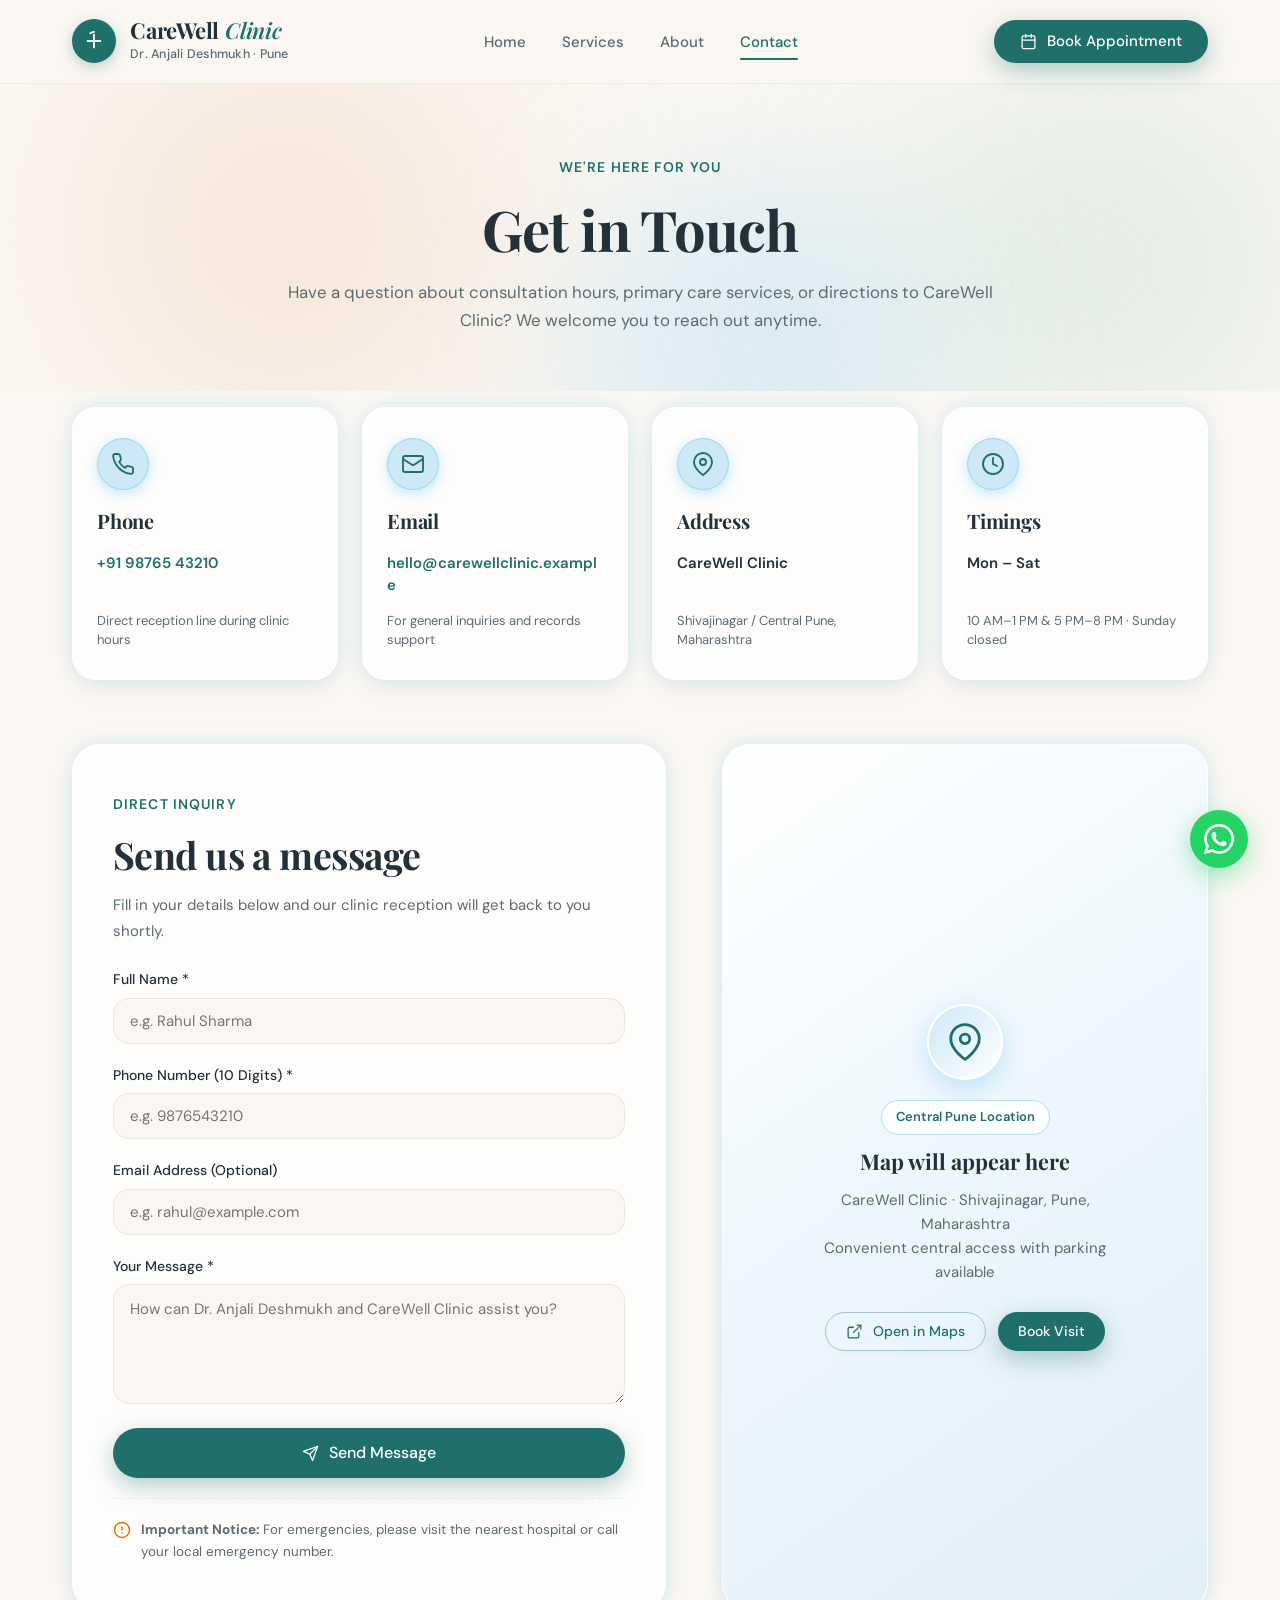
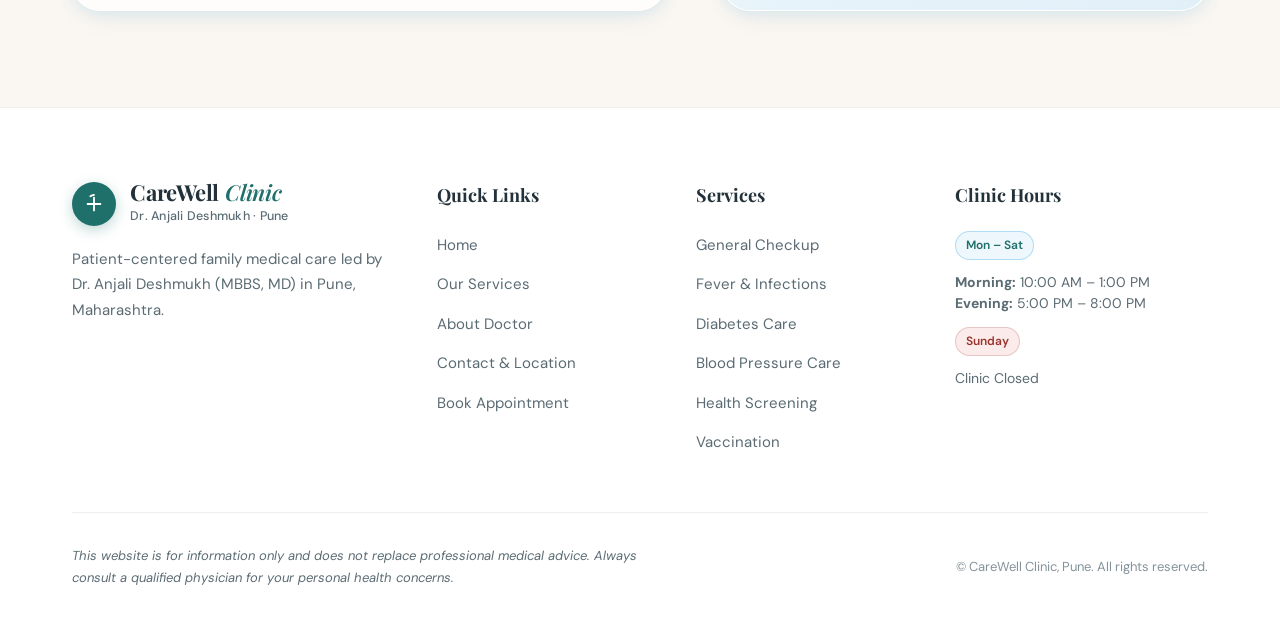
<file: contact.html>
<!doctype html>
<html lang="en">
  <head>
    <meta charset="UTF-8" />
    <meta name="viewport" content="width=device-width, initial-scale=1.0" />
    <title>Get in Touch - CareWell Clinic | Dr. Anjali Deshmukh, Pune</title>
    <meta
      name="description"
      content="Contact CareWell Clinic in Pune, Maharashtra. Reach Dr. Anjali Deshmukh's clinic for inquiries, consultations, and appointments. Phone: +91 98765 43210."
    />

    <!-- Open Graph / Social Sharing Meta -->
    <meta property="og:title" content="Get in Touch - CareWell Clinic | Pune" />
    <meta
      property="og:description"
      content="Reach CareWell Clinic in Pune. Mon–Sat 10 AM–1 PM & 5 PM–8 PM. Send a message or chat via WhatsApp."
    />
    <meta property="og:type" content="website" />
    <meta name="twitter:card" content="summary_large_image" />

    <!-- Google Fonts: Playfair Display & DM Sans -->
    <link rel="preconnect" href="https://fonts.googleapis.com" />
    <link rel="preconnect" href="https://fonts.gstatic.com" crossorigin />
    <link
      href="https://fonts.googleapis.com/css2?family=DM+Sans:ital,opsz,wght@0,9..40,400;0,9..40,500;0,9..40,600;0,9..40,700;1,9..40,400&family=Playfair+Display:ital,wght@0,500;0,600;0,700;1,400;1,600&display=swap"
      rel="stylesheet"
    />

    <!-- Main Stylesheet -->
    <link rel="stylesheet" href="style.css" />
  </head>
  <body>
    <!-- ======================================================================
         1. Sticky Frosted Glass Navigation Bar (Highlight "Contact" as active)
         ====================================================================== -->
    <header class="site-header" id="siteHeader">
      <div class="container header-container">
        <!-- Clinic Logo & Doctor Info (Left) -->
        <a href="index.html" class="brand-link" aria-label="CareWell Clinic Home">
          <div class="brand-icon" aria-hidden="true">
            <svg viewBox="0 0 24 24" fill="none" stroke="currentColor" stroke-width="2" stroke-linecap="round" stroke-linejoin="round">
              <path d="M12 5v14M5 12h14"></path>
              <path d="M12 2a10 10 0 0 0-4 1.5"></path>
            </svg>
          </div>
          <div class="brand-text">
            <span class="brand-name">CareWell<em> Clinic</em></span>
            <span class="brand-doctor">Dr. Anjali Deshmukh · Pune</span>
          </div>
        </a>

        <!-- Desktop Navigation Links (Center - "Contact" highlighted active) -->
        <nav class="desktop-nav" aria-label="Primary Navigation">
          <ul class="nav-menu">
            <li><a href="index.html" class="nav-link">Home</a></li>
            <li><a href="services.html" class="nav-link">Services</a></li>
            <li><a href="about.html" class="nav-link">About</a></li>
            <li><a href="contact.html" class="nav-link active">Contact</a></li>
          </ul>
        </nav>

        <!-- Right Action Button & Mobile Hamburger Toggle -->
        <div class="header-actions">
          <a href="appointment.html" class="btn btn-primary" data-action="book-appointment">
            <svg viewBox="0 0 24 24" fill="none" stroke="currentColor" stroke-width="1.8" stroke-linecap="round" stroke-linejoin="round" aria-hidden="true">
              <rect x="3" y="4" width="18" height="18" rx="2" ry="2"></rect>
              <line x1="16" y1="2" x2="16" y2="6"></line>
              <line x1="8" y1="2" x2="8" y2="6"></line>
              <line x1="3" y1="10" x2="21" y2="10"></line>
            </svg>
            <span>Book Appointment</span>
          </a>

          <!-- Mobile Hamburger Toggle Button -->
          <button
            type="button"
            class="hamburger-btn"
            id="hamburgerBtn"
            aria-label="Toggle navigation menu"
            aria-expanded="false"
            aria-controls="mobileDrawer"
          >
            <span class="hamburger-line"></span>
            <span class="hamburger-line"></span>
            <span class="hamburger-line"></span>
          </button>
        </div>
      </div>
    </header>

    <!-- Mobile Navigation Drawer Overlay & Dropdown -->
    <div class="mobile-nav-overlay" id="mobileOverlay" aria-hidden="true"></div>
    <div class="mobile-nav-drawer" id="mobileDrawer" role="dialog" aria-modal="true" aria-label="Mobile Navigation">
      <ul class="mobile-nav-menu">
        <li>
          <a href="index.html" class="mobile-nav-link">
            <span>Home</span>
            <svg width="18" height="18" viewBox="0 0 24 24" fill="none" stroke="currentColor" stroke-width="1.8"><polyline points="9 18 15 12 9 6"></polyline></svg>
          </a>
        </li>
        <li>
          <a href="services.html" class="mobile-nav-link">
            <span>Services</span>
            <svg width="18" height="18" viewBox="0 0 24 24" fill="none" stroke="currentColor" stroke-width="1.8"><polyline points="9 18 15 12 9 6"></polyline></svg>
          </a>
        </li>
        <li>
          <a href="about.html" class="mobile-nav-link">
            <span>About</span>
            <svg width="18" height="18" viewBox="0 0 24 24" fill="none" stroke="currentColor" stroke-width="1.8"><polyline points="9 18 15 12 9 6"></polyline></svg>
          </a>
        </li>
        <li>
          <a href="contact.html" class="mobile-nav-link active" style="color: var(--color-primary); font-weight: 600;">
            <span>Contact</span>
            <svg width="18" height="18" viewBox="0 0 24 24" fill="none" stroke="currentColor" stroke-width="1.8"><polyline points="9 18 15 12 9 6"></polyline></svg>
          </a>
        </li>
      </ul>

      <div class="mobile-drawer-actions">
        <a href="appointment.html" class="btn btn-primary" data-action="book-appointment">
          <svg viewBox="0 0 24 24" fill="none" stroke="currentColor" stroke-width="1.8" stroke-linecap="round" stroke-linejoin="round" aria-hidden="true">
            <rect x="3" y="4" width="18" height="18" rx="2" ry="2"></rect>
            <line x1="16" y1="2" x2="16" y2="6"></line>
            <line x1="8" y1="2" x2="8" y2="6"></line>
            <line x1="3" y1="10" x2="21" y2="10"></line>
          </svg>
          <span>Book Appointment</span>
        </a>

        <button type="button" class="btn btn-outline" data-action="call-clinic">
          <svg viewBox="0 0 24 24" fill="none" stroke="currentColor" stroke-width="1.8" stroke-linecap="round" stroke-linejoin="round" aria-hidden="true">
            <path d="M22 16.92v3a2 2 0 0 1-2.18 2 19.79 19.79 0 0 1-8.63-3.07 19.5 19.5 0 0 1-6-6 19.79 19.79 0 0 1-3.07-8.67A2 2 0 0 1 4.11 2h3a2 2 0 0 1 2 1.72 12.84 12.84 0 0 0 .7 2.81 2 2 0 0 1-.45 2.11L8.09 9.91a16 16 0 0 0 6 6l1.27-1.27a2 2 0 0 1 2.11-.45 12.84 12.84 0 0 0 2.81.7A2 2 0 0 1 22 16.92z"></path>
          </svg>
          <span>Call: +91 98765 43210</span>
        </button>
      </div>

      <div class="mobile-clinic-info">
        <p><strong>Dr. Anjali Deshmukh</strong>, General Physician (MBBS, MD)</p>
        <p>Pune, Maharashtra · Mon–Sat (10 AM–1 PM, 5 PM–8 PM)</p>
      </div>
    </div>

    <!-- ======================================================================
         2. Page Header: "Get in Touch" with Soft Blurred Blobs
         ====================================================================== -->
    <main>
      <section class="page-header-section">
        <!-- Floating Gradient Blobs in Background -->
        <div class="hero-blob hero-blob-sage" aria-hidden="true"></div>
        <div class="hero-blob hero-blob-peach" aria-hidden="true"></div>
        <div class="hero-blob hero-blob-sky" aria-hidden="true"></div>

        <div class="container">
          <div class="page-header-content fade-up">
            <span class="page-header-kicker">We're Here For You</span>
            <h1 class="page-header-title">Get in Touch</h1>
            <p class="page-header-subtitle">
              Have a question about consultation hours, primary care services, or directions to CareWell Clinic? We welcome you to reach out anytime.
            </p>
          </div>
        </div>
      </section>

      <!-- ======================================================================
           3. Contact Info Cards (Row of 4 with Line Icons in Soft Circles)
           ====================================================================== -->
      <section class="contact-cards-section">
        <div class="container">
          <div class="contact-cards-grid">
            <!-- Card 1: Phone -->
            <a href="tel:+919876543210" class="contact-info-card fade-up stagger-1" aria-label="Call CareWell Clinic at +91 98765 43210">
              <div class="contact-card-icon" aria-hidden="true">
                <!-- Phone Line Icon -->
                <svg viewBox="0 0 24 24" fill="none" stroke="currentColor" stroke-linecap="round" stroke-linejoin="round">
                  <path d="M22 16.92v3a2 2 0 0 1-2.18 2 19.79 19.79 0 0 1-8.63-3.07 19.5 19.5 0 0 1-6-6 19.79 19.79 0 0 1-3.07-8.67A2 2 0 0 1 4.11 2h3a2 2 0 0 1 2 1.72 12.84 12.84 0 0 0 .7 2.81 2 2 0 0 1-.45 2.11L8.09 9.91a16 16 0 0 0 6 6l1.27-1.27a2 2 0 0 1 2.11-.45 12.84 12.84 0 0 0 2.81.7A2 2 0 0 1 22 16.92z"></path>
                </svg>
              </div>
              <h2 class="contact-card-title">Phone</h2>
              <span class="contact-card-value">+91 98765 43210</span>
              <p class="contact-card-subtext">Direct reception line during clinic hours</p>
            </a>

            <!-- Card 2: Email -->
            <a href="mailto:hello@carewellclinic.example" class="contact-info-card fade-up stagger-2" aria-label="Email CareWell Clinic at hello@carewellclinic.example">
              <div class="contact-card-icon" aria-hidden="true">
                <!-- Mail Line Icon -->
                <svg viewBox="0 0 24 24" fill="none" stroke="currentColor" stroke-linecap="round" stroke-linejoin="round">
                  <rect x="2" y="4" width="20" height="16" rx="2"></rect>
                  <path d="m22 7-8.97 5.7a1.94 1.94 0 0 1-2.06 0L2 7"></path>
                </svg>
              </div>
              <h2 class="contact-card-title">Email</h2>
              <span class="contact-card-value" style="word-break: break-all;">hello@carewellclinic.example</span>
              <p class="contact-card-subtext">For general inquiries and records support</p>
            </a>

            <!-- Card 3: Address -->
            <div class="contact-info-card fade-up stagger-3">
              <div class="contact-card-icon" aria-hidden="true">
                <!-- Map Pin Line Icon -->
                <svg viewBox="0 0 24 24" fill="none" stroke="currentColor" stroke-linecap="round" stroke-linejoin="round">
                  <path d="M21 10c0 7-9 13-9 13s-9-6-9-13a9 9 0 0 1 18 0z"></path>
                  <circle cx="12" cy="10" r="3"></circle>
                </svg>
              </div>
              <h2 class="contact-card-title">Address</h2>
              <span class="contact-card-value" style="color: var(--color-text-main);">CareWell Clinic</span>
              <p class="contact-card-subtext">Shivajinagar / Central Pune, Maharashtra</p>
            </div>

            <!-- Card 4: Timings -->
            <div class="contact-info-card fade-up stagger-1">
              <div class="contact-card-icon" aria-hidden="true">
                <!-- Clock Line Icon -->
                <svg viewBox="0 0 24 24" fill="none" stroke="currentColor" stroke-linecap="round" stroke-linejoin="round">
                  <circle cx="12" cy="12" r="10"></circle>
                  <polyline points="12 6 12 12 16 14"></polyline>
                </svg>
              </div>
              <h2 class="contact-card-title">Timings</h2>
              <span class="contact-card-value" style="color: var(--color-text-main);">Mon – Sat</span>
              <p class="contact-card-subtext">10 AM–1 PM &amp; 5 PM–8 PM · Sunday closed</p>
            </div>
          </div>
        </div>
      </section>

      <!-- ======================================================================
           4. Two-Column Section: Message Form (Left) & Map Area (Right)
           ====================================================================== -->
      <section class="contact-main-section">
        <div class="container">
          <div class="contact-layout-grid">
            <!-- Left Column: "Send us a message" Form -->
            <div class="contact-form-card fade-up">
              <div class="contact-form-header">
                <span class="contact-form-kicker">Direct Inquiry</span>
                <h2 class="contact-form-title">Send us a message</h2>
                <p class="contact-form-subtitle">
                  Fill in your details below and our clinic reception will get back to you shortly.
                </p>
              </div>

              <!-- Friendly Inline Success Message (Shown without page reload) -->
              <div class="contact-form-success" id="contactSuccessBanner" role="status" aria-live="polite">
                <div class="success-check-icon" aria-hidden="true">
                  <svg viewBox="0 0 24 24" fill="none" stroke="currentColor"><polyline points="20 6 9 17 4 12"></polyline></svg>
                </div>
                <h3 class="contact-success-title">Message Sent!</h3>
                <p class="contact-success-desc">
                  Thank you, we will get back to you soon. For urgent consultation requests, you may also call us directly.
                </p>
              </div>

              <!-- Contact Form with Accessible Label Links -->
              <form id="contactForm" novalidate>
                <div style="display: flex; flex-direction: column; gap: 1.25rem;">
                  <!-- Name Field -->
                  <div class="form-field-group">
                    <label for="contactName">Full Name *</label>
                    <input
                      type="text"
                      id="contactName"
                      name="name"
                      class="form-input"
                      placeholder="e.g. Rahul Sharma"
                      required
                    />
                    <span class="field-error-msg" id="contactNameError" aria-live="polite"></span>
                  </div>

                  <!-- Phone Field (10 Digits required) -->
                  <div class="form-field-group">
                    <label for="contactPhone">Phone Number (10 Digits) *</label>
                    <input
                      type="tel"
                      id="contactPhone"
                      name="phone"
                      class="form-input"
                      placeholder="e.g. 9876543210"
                      maxlength="14"
                      required
                    />
                    <span class="field-error-msg" id="contactPhoneError" aria-live="polite"></span>
                  </div>

                  <!-- Email Field (Optional) -->
                  <div class="form-field-group">
                    <label for="contactEmail">Email Address (Optional)</label>
                    <input
                      type="email"
                      id="contactEmail"
                      name="email"
                      class="form-input"
                      placeholder="e.g. rahul@example.com"
                    />
                  </div>

                  <!-- Message Field -->
                  <div class="form-field-group">
                    <label for="contactMessage">Your Message *</label>
                    <textarea
                      id="contactMessage"
                      name="message"
                      class="form-textarea"
                      placeholder="How can Dr. Anjali Deshmukh and CareWell Clinic assist you?"
                      required
                    ></textarea>
                    <span class="field-error-msg" id="contactMessageError" aria-live="polite"></span>
                  </div>

                  <!-- Submit Button: Teal Pill with Glow -->
                  <div style="margin-top: 0.25rem;">
                    <button type="submit" class="btn btn-primary" style="width: 100%; padding: 0.9375rem 2rem; font-size: 1rem;">
                      <svg viewBox="0 0 24 24" fill="none" stroke="currentColor" stroke-width="1.8" stroke-linecap="round" stroke-linejoin="round" aria-hidden="true">
                        <line x1="22" y1="2" x2="11" y2="13"></line>
                        <polygon points="22 2 15 22 11 13 2 9 22 2"></polygon>
                      </svg>
                      <span>Send Message</span>
                    </button>
                  </div>

                  <!-- Emergency Disclaimer Note (Item 6) -->
                  <div class="emergency-notice-note">
                    <svg viewBox="0 0 24 24" fill="none" stroke="currentColor" stroke-width="2" stroke-linecap="round" stroke-linejoin="round" aria-hidden="true">
                      <circle cx="12" cy="12" r="10"></circle>
                      <line x1="12" y1="8" x2="12" y2="12"></line>
                      <line x1="12" y1="16" x2="12.01" y2="16"></line>
                    </svg>
                    <span>
                      <strong>Important Notice:</strong> For emergencies, please visit the nearest hospital or call your local emergency number.
                    </span>
                  </div>
                </div>
              </form>
            </div>

            <!-- Right Column: Rounded Map Area with Placeholder & Embed Comment -->
            <div class="map-wrapper fade-up stagger-1">
              <!--
                ======================================================================
                GOOGLE MAPS EMBED:
                To embed your interactive Google Map, replace the .map-placeholder-content
                div below with your iframe code:
                <iframe
                  src="https://www.google.com/maps/embed?pb=..."
                  width="100%"
                  height="100%"
                  style="border:0;"
                  allowfullscreen=""
                  loading="lazy"
                  referrerpolicy="no-referrer-when-downgrade"
                  title="CareWell Clinic Google Maps Location">
                </iframe>
                ======================================================================
              -->
              <div class="map-placeholder-content" role="region" aria-label="Clinic Map Placeholder">
                <div class="map-pin-badge" aria-hidden="true">
                  <svg viewBox="0 0 24 24" fill="none" stroke="currentColor" stroke-linecap="round" stroke-linejoin="round">
                    <path d="M21 10c0 7-9 13-9 13s-9-6-9-13a9 9 0 0 1 18 0z"></path>
                    <circle cx="12" cy="10" r="3"></circle>
                  </svg>
                </div>

                <div style="display: flex; flex-direction: column; gap: 0.5rem; align-items: center;">
                  <span class="map-placeholder-badge">Central Pune Location</span>
                  <h3 class="map-placeholder-title">Map will appear here</h3>
                  <p class="map-placeholder-address">
                    CareWell Clinic · Shivajinagar, Pune, Maharashtra<br />
                    Convenient central access with parking available
                  </p>
                </div>

                <div style="display: flex; gap: 0.75rem; flex-wrap: wrap; justify-content: center; margin-top: 0.5rem;">
                  <a href="https://maps.google.com/?q=Pune,+Maharashtra" target="_blank" rel="noopener noreferrer" class="btn btn-outline" style="font-size: 0.875rem; padding: 0.625rem 1.25rem;">
                    <svg viewBox="0 0 24 24" fill="none" stroke="currentColor" stroke-width="1.8"><path d="M18 13v6a2 2 0 0 1-2 2H5a2 2 0 0 1-2-2V8a2 2 0 0 1 2-2h6"></path><polyline points="15 3 21 3 21 9"></polyline><line x1="10" y1="14" x2="21" y2="3"></line></svg>
                    <span>Open in Maps</span>
                  </a>
                  <a href="appointment.html" class="btn btn-primary" style="font-size: 0.875rem; padding: 0.625rem 1.25rem;">
                    <span>Book Visit</span>
                  </a>
                </div>
              </div>
            </div>
          </div>
        </div>
      </section>
    </main>

    <!-- ======================================================================
         5. Floating WhatsApp Button in Bottom-Right Corner (Item 5)
         ====================================================================== -->
    <a
      href="https://wa.me/919876543210"
      target="_blank"
      rel="noopener noreferrer"
      class="floating-whatsapp-btn"
      aria-label="Chat with CareWell Clinic on WhatsApp"
      title="Chat with CareWell Clinic on WhatsApp"
    >
      <!-- Clean WhatsApp SVG Icon -->
      <svg viewBox="0 0 24 24" aria-hidden="true">
        <path d="M17.472 14.382c-.297-.149-1.758-.867-2.03-.967-.273-.099-.471-.148-.67.15-.197.297-.767.966-.94 1.164-.173.199-.347.223-.644.075-.297-.15-1.255-.463-2.39-1.475-.883-.788-1.48-1.761-1.653-2.059-.173-.297-.018-.458.13-.606.134-.133.298-.347.446-.52.149-.174.198-.298.298-.497.099-.198.05-.371-.025-.52-.075-.149-.669-1.612-.916-2.207-.242-.579-.487-.5-.669-.51-.173-.008-.371-.01-.57-.01-.198 0-.52.074-.792.372-.272.297-1.04 1.016-1.04 2.479 0 1.462 1.065 2.875 1.213 3.074.149.198 2.096 3.2 5.077 4.487.709.306 1.262.489 1.694.625.712.227 1.36.195 1.871.118.571-.085 1.758-.719 2.006-1.413.248-.694.248-1.289.173-1.413-.074-.124-.272-.198-.57-.347m-5.421 7.403h-.004a9.87 9.87 0 01-5.031-1.378l-.361-.214-3.741.982.998-3.648-.235-.374a9.86 9.86 0 01-1.51-5.26c.001-5.45 4.436-9.884 9.888-9.884 2.64 0 5.122 1.03 6.988 2.898a9.825 9.825 0 012.893 6.994c-.003 5.45-4.437 9.884-9.885 9.884m8.413-18.297A11.815 11.815 0 0012.05 0C5.495 0 .16 5.335.157 11.892c0 2.096.547 4.142 1.588 5.945L.05 24l6.305-1.654a11.882 11.882 0 005.683 1.448h.005c6.554 0 11.89-5.335 11.893-11.893a11.821 11.821 0 00-3.48-8.413Z"/>
      </svg>
    </a>

    <!-- ======================================================================
         6. Clean Site Footer
         ====================================================================== -->
    <footer class="site-footer">
      <div class="container">
        <div class="footer-grid">
          <!-- Column 1: Brand & Doctor Details -->
          <div class="footer-brand-col">
            <a href="index.html" class="brand-link" style="margin-bottom: 0.25rem;">
              <div class="brand-icon" aria-hidden="true">
                <svg viewBox="0 0 24 24" fill="none" stroke="currentColor" stroke-width="2" stroke-linecap="round" stroke-linejoin="round">
                  <path d="M12 5v14M5 12h14"></path>
                  <path d="M12 2a10 10 0 0 0-4 1.5"></path>
                </svg>
              </div>
              <div class="brand-text">
                <span class="brand-name">CareWell<em> Clinic</em></span>
                <span class="brand-doctor">Dr. Anjali Deshmukh · Pune</span>
              </div>
            </a>
            <p class="footer-brand-desc">
              Patient-centered family medical care led by Dr. Anjali Deshmukh (MBBS, MD) in Pune, Maharashtra.
            </p>
          </div>

          <!-- Column 2: Quick Links -->
          <div>
            <h3 class="footer-col-title">Quick Links</h3>
            <ul class="footer-nav-list">
              <li><a href="index.html" class="footer-nav-link">Home</a></li>
              <li><a href="services.html" class="footer-nav-link">Our Services</a></li>
              <li><a href="about.html" class="footer-nav-link">About Doctor</a></li>
              <li><a href="contact.html" class="footer-nav-link">Contact &amp; Location</a></li>
              <li><a href="appointment.html" class="footer-nav-link">Book Appointment</a></li>
            </ul>
          </div>

          <!-- Column 3: Clinical Services -->
          <div>
            <h3 class="footer-col-title">Services</h3>
            <ul class="footer-nav-list">
              <li><a href="services.html" class="footer-nav-link">General Checkup</a></li>
              <li><a href="services.html" class="footer-nav-link">Fever &amp; Infections</a></li>
              <li><a href="services.html" class="footer-nav-link">Diabetes Care</a></li>
              <li><a href="services.html" class="footer-nav-link">Blood Pressure Care</a></li>
              <li><a href="services.html" class="footer-nav-link">Health Screening</a></li>
              <li><a href="services.html" class="footer-nav-link">Vaccination</a></li>
            </ul>
          </div>

          <!-- Column 4: Consultation Timings -->
          <div>
            <h3 class="footer-col-title">Clinic Hours</h3>
            <div class="footer-timings-list">
              <span class="footer-timing-badge">Mon – Sat</span>
              <p>
                <strong>Morning:</strong> 10:00 AM – 1:00 PM<br />
                <strong>Evening:</strong> 5:00 PM – 8:00 PM
              </p>
              <span class="footer-timing-badge" style="background-color: var(--color-status-closed-bg); border-color: rgba(154,52,45,0.2); color: var(--color-status-closed);">Sunday</span>
              <p>Clinic Closed</p>
            </div>
          </div>
        </div>

        <!-- Bottom Bar with Medical Disclaimer -->
        <div class="footer-bottom-bar">
          <p class="footer-disclaimer">
            This website is for information only and does not replace professional medical advice. Always consult a qualified physician for your personal health concerns.
          </p>
          <p>&copy; CareWell Clinic, Pune. All rights reserved.</p>
        </div>
      </div>
    </footer>

    <!-- Interactive Appointment Booking Modal -->
    <div class="modal-backdrop" id="appointmentModal" role="dialog" aria-modal="true" aria-labelledby="modalTitle">
      <div class="modal-container">
        <div class="modal-header">
          <div class="modal-header-content">
            <h2 class="modal-title" id="modalTitle">Book an Appointment</h2>
            <p class="modal-subtitle">Dr. Anjali Deshmukh (MBBS, MD) · CareWell Clinic, Pune</p>
          </div>
          <button type="button" class="modal-close-btn" id="closeModalBtn" aria-label="Close modal">
            <svg viewBox="0 0 24 24" fill="none" stroke="currentColor" stroke-width="2"><line x1="18" y1="6" x2="6" y2="18"></line><line x1="6" y1="6" x2="18" y2="18"></line></svg>
          </button>
        </div>

        <div class="modal-body" id="appointmentFormView">
          <form class="modal-form" id="appointmentForm">
            <div class="timing-notice-box">
              <svg viewBox="0 0 24 24" fill="none" stroke="currentColor" stroke-width="2"><circle cx="12" cy="12" r="10"></circle><polyline points="12 6 12 12 16 14"></polyline></svg>
              <span>CareWell Clinic is open Mon–Sat (10 AM–1 PM &amp; 5 PM–8 PM). Sunday closed.</span>
            </div>

            <div class="form-group">
              <label for="patientName" class="form-label">Patient Full Name *</label>
              <input type="text" id="patientName" class="form-input" placeholder="e.g. Rahul Sharma" required />
            </div>

            <div class="form-group">
              <label for="patientPhone" class="form-label">Phone Number *</label>
              <input type="tel" id="patientPhone" class="form-input" placeholder="e.g. +91 98765 43210" required />
            </div>

            <div class="form-row">
              <div class="form-group">
                <label for="appointmentDate" class="form-label">Preferred Date *</label>
                <input type="date" id="appointmentDate" class="form-input" required />
              </div>

              <div class="form-group">
                <label for="appointmentSlot" class="form-label">Preferred Time Slot *</label>
                <select id="appointmentSlot" class="form-select" required>
                  <option value="">Select a slot</option>
                  <option value="Morning (10:00 AM - 11:30 AM)">Morning: 10:00 AM - 11:30 AM</option>
                  <option value="Morning (11:30 AM - 1:00 PM)">Morning: 11:30 AM - 1:00 PM</option>
                  <option value="Evening (5:00 PM - 6:30 PM)">Evening: 5:00 PM - 6:30 PM</option>
                  <option value="Evening (6:30 PM - 8:00 PM)">Evening: 6:30 PM - 8:00 PM</option>
                </select>
              </div>
            </div>

            <div class="form-group">
              <label for="patientReason" class="form-label">Reason for Visit (Optional)</label>
              <input type="text" id="patientReason" class="form-input" placeholder="e.g. General checkup, Fever, Blood pressure review" />
            </div>

            <div style="margin-top: 0.5rem;">
              <button type="submit" class="btn btn-primary" style="width: 100%;">
                Confirm Appointment Request
              </button>
            </div>
          </form>
        </div>

        <div class="booking-success-view" id="bookingSuccessView">
          <div class="success-icon-wrap" aria-hidden="true">
            <svg viewBox="0 0 24 24" fill="none" stroke="currentColor" stroke-width="2.2"><polyline points="20 6 9 17 4 12"></polyline></svg>
          </div>
          <h3 class="success-title">Appointment Requested!</h3>
          <p class="success-desc">
            Your appointment has been registered with CareWell Clinic. Reception will contact you shortly to confirm your consultation slot.
          </p>
          <div id="confirmedDetails" class="clinic-status-strip" style="text-align: left; margin: 0 auto 1.5rem; line-height: 1.7; width: 100%; border-radius: var(--radius-card); flex-direction: column; align-items: flex-start;"></div>
          <button type="button" class="btn btn-primary" id="closeSuccessBtn" style="width: 100%;">Done</button>
        </div>
      </div>
    </div>

    <!-- Quick Call Dialog -->
    <div class="phone-dialog" id="callDialog" role="dialog" aria-modal="true" aria-label="Call CareWell Clinic">
      <div class="phone-dialog-card">
        <div class="brand-icon" style="margin: 0 auto 1.25rem;" aria-hidden="true">
          <svg viewBox="0 0 24 24" fill="none" stroke="currentColor" stroke-width="2"><path d="M22 16.92v3a2 2 0 0 1-2.18 2 19.79 19.79 0 0 1-8.63-3.07 19.5 19.5 0 0 1-6-6 19.79 19.79 0 0 1-3.07-8.67A2 2 0 0 1 4.11 2h3a2 2 0 0 1 2 1.72 12.84 12.84 0 0 0 .7 2.81 2 2 0 0 1-.45 2.11L8.09 9.91a16 16 0 0 0 6 6l1.27-1.27a2 2 0 0 1 2.11-.45 12.84 12.84 0 0 0 2.81.7A2 2 0 0 1 22 16.92z"></path></svg>
        </div>
        <h3 class="modal-title">Call CareWell Clinic</h3>
        <p class="modal-subtitle" style="margin-top: 0.35rem;">
          Connect directly with reception during clinic hours:
        </p>
        <a href="tel:+919876543210" class="phone-dialog-number">+91 98765 43210</a>
        <p style="font-size: 0.8125rem; color: var(--color-text-muted); margin-bottom: 1.5rem;">
          Mon–Sat: 10:00 AM – 1:00 PM &amp; 5:00 PM – 8:00 PM (IST) · Sunday Closed
        </p>
        <div style="display: flex; gap: 0.75rem; justify-content: center;">
          <a href="tel:+919876543210" class="btn btn-primary" style="flex: 1;">Dial Now</a>
          <button type="button" class="btn btn-outline" id="closeCallBtn" style="flex: 1;">Close</button>
        </div>
      </div>
    </div>

    <!-- Toast Notice -->
    <div class="toast-notice" id="toastNotice" role="status" aria-live="polite"></div>

    <!-- JavaScript File -->
    <script type="module" src="script.js"></script>
  </body>
</html>
</file>
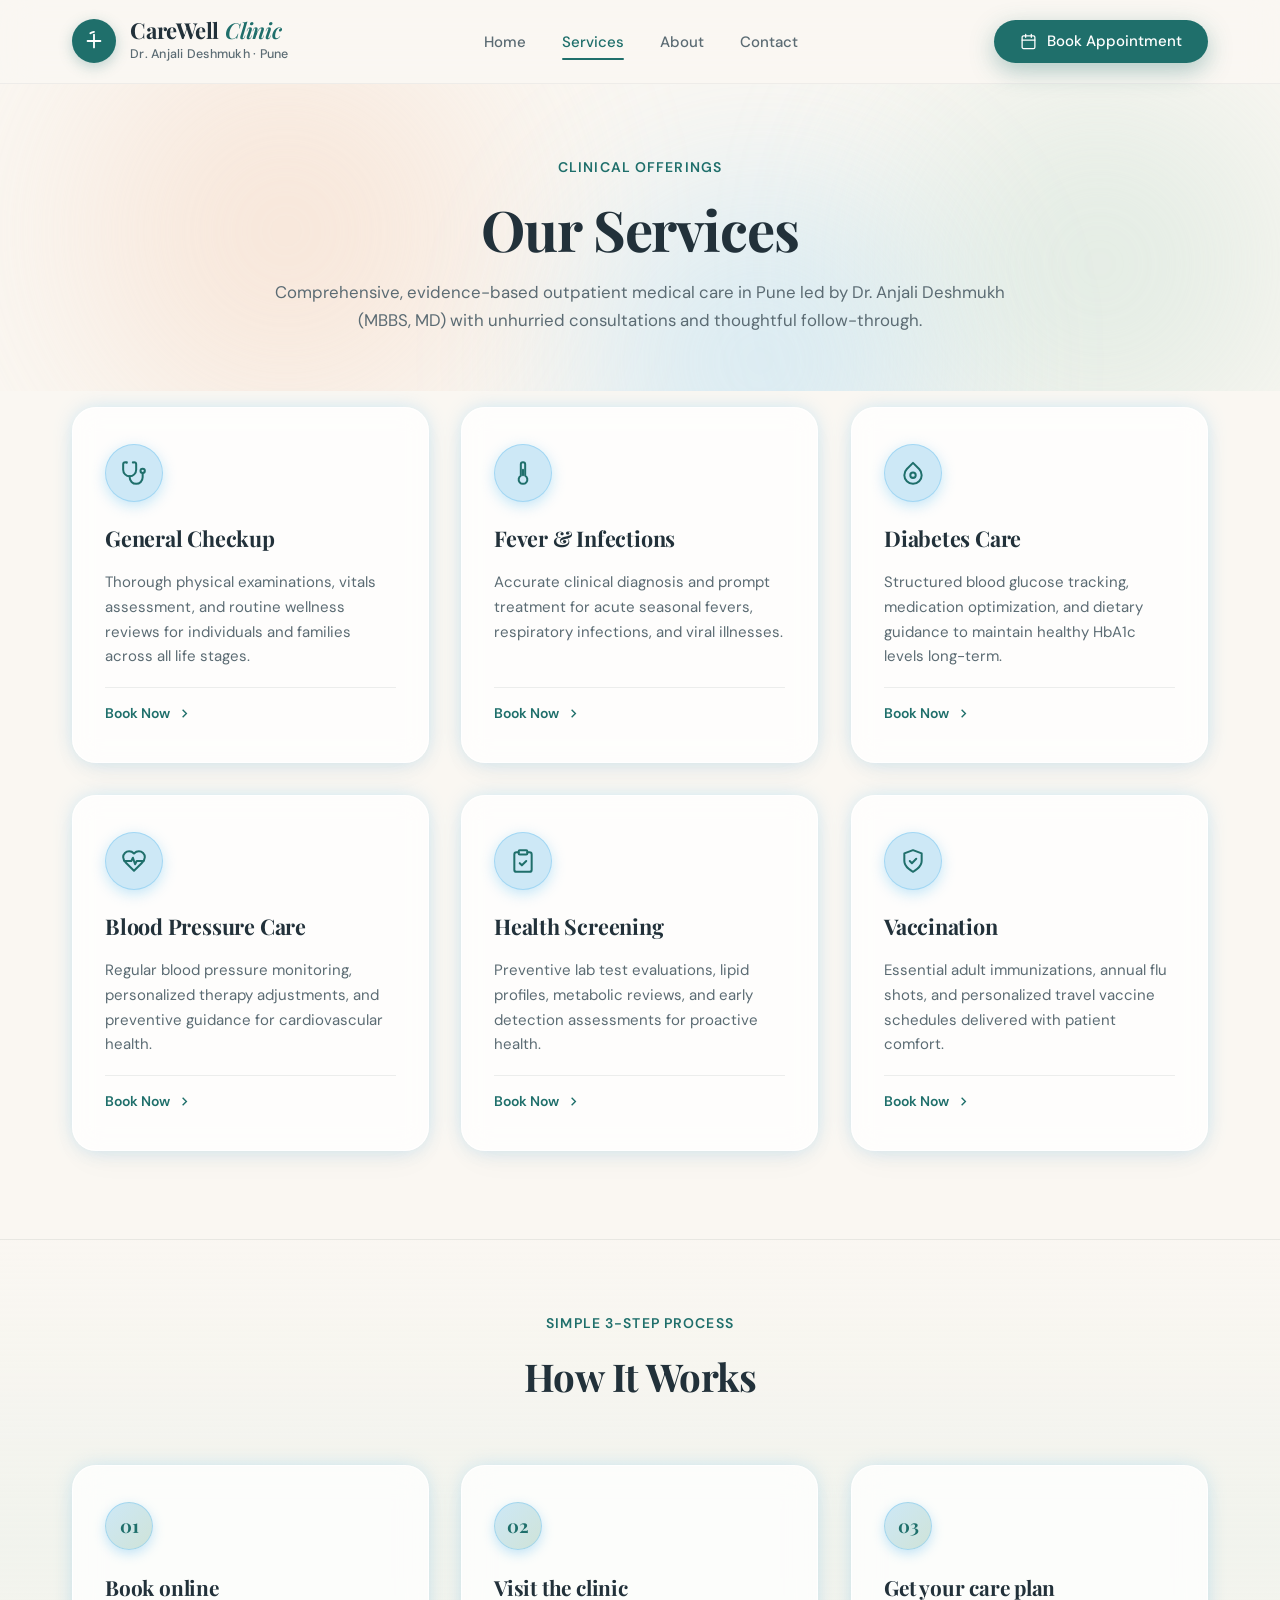
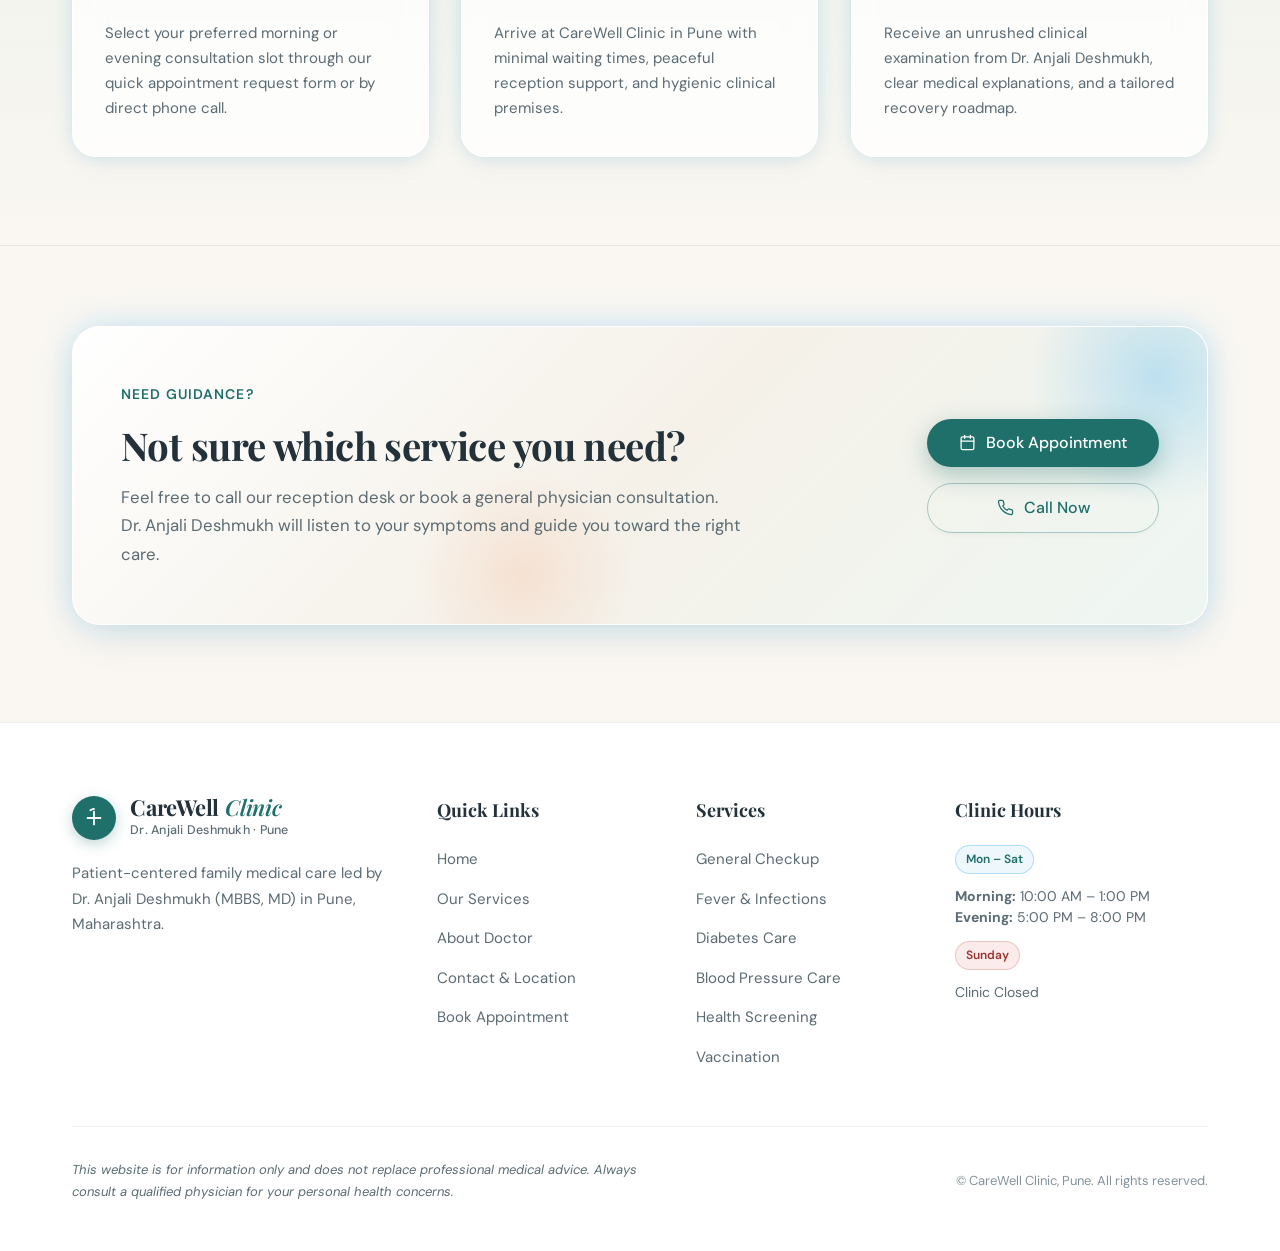
<file: services.html>
<!doctype html>
<html lang="en">
  <head>
    <meta charset="UTF-8" />
    <meta name="viewport" content="width=device-width, initial-scale=1.0" />
    <title>Our Services - CareWell Clinic | Dr. Anjali Deshmukh, Pune</title>
    <meta
      name="description"
      content="Comprehensive outpatient medical services at CareWell Clinic in Pune by Dr. Anjali Deshmukh (MBBS, MD): General Checkup, Fever, Diabetes, Blood Pressure, Health Screening & Vaccination."
    />

    <!-- Open Graph / Social Sharing Meta -->
    <meta property="og:title" content="Our Services - CareWell Clinic | Dr. Anjali Deshmukh, Pune" />
    <meta
      property="og:description"
      content="Explore patient-first outpatient care in Pune: General Checkup, Fever & Infections, Diabetes, Blood Pressure, Screening & Vaccines."
    />
    <meta property="og:type" content="website" />
    <meta name="twitter:card" content="summary_large_image" />

    <!-- Google Fonts: Playfair Display & DM Sans -->
    <link rel="preconnect" href="https://fonts.googleapis.com" />
    <link rel="preconnect" href="https://fonts.gstatic.com" crossorigin />
    <link
      href="https://fonts.googleapis.com/css2?family=DM+Sans:ital,opsz,wght@0,9..40,400;0,9..40,500;0,9..40,600;0,9..40,700;1,9..40,400&family=Playfair+Display:ital,wght@0,500;0,600;0,700;1,400;1,600&display=swap"
      rel="stylesheet"
    />

    <!-- Main Stylesheet -->
    <link rel="stylesheet" href="style.css" />
  </head>
  <body>
    <!-- ======================================================================
         1. Sticky Frosted Glass Navigation Bar
         ====================================================================== -->
    <header class="site-header" id="siteHeader">
      <div class="container header-container">
        <!-- Clinic Logo & Doctor Info (Left) -->
        <a href="index.html" class="brand-link" aria-label="CareWell Clinic Home">
          <div class="brand-icon" aria-hidden="true">
            <svg viewBox="0 0 24 24" fill="none" stroke="currentColor" stroke-width="2" stroke-linecap="round" stroke-linejoin="round">
              <path d="M12 5v14M5 12h14"></path>
              <path d="M12 2a10 10 0 0 0-4 1.5"></path>
            </svg>
          </div>
          <div class="brand-text">
            <span class="brand-name">CareWell<em> Clinic</em></span>
            <span class="brand-doctor">Dr. Anjali Deshmukh · Pune</span>
          </div>
        </a>

        <!-- Desktop Navigation Links (Center - "Services" highlighted active) -->
        <nav class="desktop-nav" aria-label="Primary Navigation">
          <ul class="nav-menu">
            <li><a href="index.html" class="nav-link">Home</a></li>
            <li><a href="services.html" class="nav-link active">Services</a></li>
            <li><a href="about.html" class="nav-link">About</a></li>
            <li><a href="contact.html" class="nav-link">Contact</a></li>
          </ul>
        </nav>

        <!-- Right Action Button & Mobile Hamburger Toggle -->
        <div class="header-actions">
          <a href="appointment.html" class="btn btn-primary" data-action="book-appointment">
            <svg viewBox="0 0 24 24" fill="none" stroke="currentColor" stroke-width="1.8" stroke-linecap="round" stroke-linejoin="round" aria-hidden="true">
              <rect x="3" y="4" width="18" height="18" rx="2" ry="2"></rect>
              <line x1="16" y1="2" x2="16" y2="6"></line>
              <line x1="8" y1="2" x2="8" y2="6"></line>
              <line x1="3" y1="10" x2="21" y2="10"></line>
            </svg>
            <span>Book Appointment</span>
          </a>

          <!-- Mobile Hamburger Toggle Button -->
          <button
            type="button"
            class="hamburger-btn"
            id="hamburgerBtn"
            aria-label="Toggle navigation menu"
            aria-expanded="false"
            aria-controls="mobileDrawer"
          >
            <span class="hamburger-line"></span>
            <span class="hamburger-line"></span>
            <span class="hamburger-line"></span>
          </button>
        </div>
      </div>
    </header>

    <!-- Mobile Navigation Drawer Overlay & Content -->
    <div class="mobile-nav-overlay" id="mobileOverlay" aria-hidden="true"></div>
    <div class="mobile-nav-drawer" id="mobileDrawer" role="dialog" aria-modal="true" aria-label="Mobile Navigation">
      <ul class="mobile-nav-menu">
        <li>
          <a href="index.html" class="mobile-nav-link">
            <span>Home</span>
            <svg width="18" height="18" viewBox="0 0 24 24" fill="none" stroke="currentColor" stroke-width="1.8"><polyline points="9 18 15 12 9 6"></polyline></svg>
          </a>
        </li>
        <li>
          <a href="services.html" class="mobile-nav-link active" style="color: var(--color-primary); font-weight: 600;">
            <span>Services</span>
            <svg width="18" height="18" viewBox="0 0 24 24" fill="none" stroke="currentColor" stroke-width="1.8"><polyline points="9 18 15 12 9 6"></polyline></svg>
          </a>
        </li>
        <li>
          <a href="about.html" class="mobile-nav-link">
            <span>About</span>
            <svg width="18" height="18" viewBox="0 0 24 24" fill="none" stroke="currentColor" stroke-width="1.8"><polyline points="9 18 15 12 9 6"></polyline></svg>
          </a>
        </li>
        <li>
          <a href="contact.html" class="mobile-nav-link">
            <span>Contact</span>
            <svg width="18" height="18" viewBox="0 0 24 24" fill="none" stroke="currentColor" stroke-width="1.8"><polyline points="9 18 15 12 9 6"></polyline></svg>
          </a>
        </li>
      </ul>

      <div class="mobile-drawer-actions">
        <a href="appointment.html" class="btn btn-primary" data-action="book-appointment">
          <svg viewBox="0 0 24 24" fill="none" stroke="currentColor" stroke-width="1.8" stroke-linecap="round" stroke-linejoin="round" aria-hidden="true">
            <rect x="3" y="4" width="18" height="18" rx="2" ry="2"></rect>
            <line x1="16" y1="2" x2="16" y2="6"></line>
            <line x1="8" y1="2" x2="8" y2="6"></line>
            <line x1="3" y1="10" x2="21" y2="10"></line>
          </svg>
          <span>Book Appointment</span>
        </a>

        <button type="button" class="btn btn-outline" data-action="call-clinic">
          <svg viewBox="0 0 24 24" fill="none" stroke="currentColor" stroke-width="1.8" stroke-linecap="round" stroke-linejoin="round" aria-hidden="true">
            <path d="M22 16.92v3a2 2 0 0 1-2.18 2 19.79 19.79 0 0 1-8.63-3.07 19.5 19.5 0 0 1-6-6 19.79 19.79 0 0 1-3.07-8.67A2 2 0 0 1 4.11 2h3a2 2 0 0 1 2 1.72 12.84 12.84 0 0 0 .7 2.81 2 2 0 0 1-.45 2.11L8.09 9.91a16 16 0 0 0 6 6l1.27-1.27a2 2 0 0 1 2.11-.45 12.84 12.84 0 0 0 2.81.7A2 2 0 0 1 22 16.92z"></path>
          </svg>
          <span>Call: +91 20 2567 4321</span>
        </button>
      </div>

      <div class="mobile-clinic-info">
        <p><strong>Dr. Anjali Deshmukh</strong>, General Physician (MBBS, MD)</p>
        <p>Pune, Maharashtra · Mon–Sat (10 AM–1 PM, 5 PM–8 PM)</p>
      </div>
    </div>

    <!-- ======================================================================
         2. Page Header Section with Soft Blurred Blobs
         ====================================================================== -->
    <main>
      <section class="page-header-section">
        <!-- Soft Blurred Gradient Blobs in Background -->
        <div class="hero-blob hero-blob-sage" aria-hidden="true"></div>
        <div class="hero-blob hero-blob-peach" aria-hidden="true"></div>
        <div class="hero-blob hero-blob-sky" aria-hidden="true"></div>

        <div class="container">
          <div class="page-header-content fade-up">
            <span class="page-header-kicker">Clinical Offerings</span>
            <h1 class="page-header-title">Our Services</h1>
            <p class="page-header-subtitle">
              Comprehensive, evidence-based outpatient medical care in Pune led by Dr. Anjali Deshmukh (MBBS, MD) with unhurried consultations and thoughtful follow-through.
            </p>
          </div>
        </div>
      </section>

      <!-- ======================================================================
           3. Services Grid (6 Cards with Soft Circles, Titles, 2-Line Desc & Book Now)
           ====================================================================== -->
      <section class="services-section">
        <div class="container">
          <div class="services-grid">
            <!-- 1. General Checkup -->
            <article class="service-card fade-up stagger-1">
              <div class="service-icon-box" aria-hidden="true">
                <!-- Stethoscope Line Icon -->
                <svg viewBox="0 0 24 24" fill="none" stroke="currentColor" stroke-linecap="round" stroke-linejoin="round">
                  <path d="M4.8 2.3A.3.3 0 1 0 5 2H4a2 2 0 0 0-2 2v5a6 6 0 0 0 6 6v0a6 6 0 0 0 6-6V4a2 2 0 0 0-2-2h-1a.2.2 0 1 0 .3.3"></path>
                  <path d="M8 15v1a6 6 0 0 0 6 6v0a6 6 0 0 0 6-6v-4"></path>
                  <circle cx="20" cy="10" r="2"></circle>
                </svg>
              </div>
              <h2 class="service-title">General Checkup</h2>
              <p class="service-desc">
                Thorough physical examinations, vitals assessment, and routine wellness reviews for individuals and families across all life stages.
              </p>
              <a href="appointment.html" class="service-book-link" data-action="book-appointment" aria-label="Book General Checkup">
                <span>Book Now</span>
                <svg viewBox="0 0 24 24" fill="none" stroke="currentColor" aria-hidden="true"><polyline points="9 18 15 12 9 6"></polyline></svg>
              </a>
            </article>

            <!-- 2. Fever & Infections -->
            <article class="service-card fade-up stagger-2">
              <div class="service-icon-box" aria-hidden="true">
                <!-- Thermometer / Illness Care Line Icon -->
                <svg viewBox="0 0 24 24" fill="none" stroke="currentColor" stroke-linecap="round" stroke-linejoin="round">
                  <path d="M14 4v10.54a4 4 0 1 1-4 0V4a2 2 0 0 1 4 0Z"></path>
                  <path d="M12 9v5"></path>
                </svg>
              </div>
              <h2 class="service-title">Fever &amp; Infections</h2>
              <p class="service-desc">
                Accurate clinical diagnosis and prompt treatment for acute seasonal fevers, respiratory infections, and viral illnesses.
              </p>
              <a href="appointment.html" class="service-book-link" data-action="book-appointment" aria-label="Book Fever & Infections Consultation">
                <span>Book Now</span>
                <svg viewBox="0 0 24 24" fill="none" stroke="currentColor" aria-hidden="true"><polyline points="9 18 15 12 9 6"></polyline></svg>
              </a>
            </article>

            <!-- 3. Diabetes Care -->
            <article class="service-card fade-up stagger-3">
              <div class="service-icon-box" aria-hidden="true">
                <!-- Blood Drop / Glucose Care Line Icon -->
                <svg viewBox="0 0 24 24" fill="none" stroke="currentColor" stroke-linecap="round" stroke-linejoin="round">
                  <path d="M12 2.69l5.66 5.66a8 8 0 1 1-11.31 0z"></path>
                  <circle cx="12" cy="14" r="2.5"></circle>
                </svg>
              </div>
              <h2 class="service-title">Diabetes Care</h2>
              <p class="service-desc">
                Structured blood glucose tracking, medication optimization, and dietary guidance to maintain healthy HbA1c levels long-term.
              </p>
              <a href="appointment.html" class="service-book-link" data-action="book-appointment" aria-label="Book Diabetes Care Consultation">
                <span>Book Now</span>
                <svg viewBox="0 0 24 24" fill="none" stroke="currentColor" aria-hidden="true"><polyline points="9 18 15 12 9 6"></polyline></svg>
              </a>
            </article>

            <!-- 4. Blood Pressure Care -->
            <article class="service-card fade-up stagger-1">
              <div class="service-icon-box" aria-hidden="true">
                <!-- Heart Activity Line Icon -->
                <svg viewBox="0 0 24 24" fill="none" stroke="currentColor" stroke-linecap="round" stroke-linejoin="round">
                  <path d="M19 14c1.49-1.46 3-3.21 3-5.5A5.5 5.5 0 0 0 16.5 3c-1.76 0-3 .5-4.5 2-1.5-1.5-2.74-2-4.5-2A5.5 5.5 0 0 0 2 8.5c0 2.3 1.5 4.05 3 5.5l7 7Z"></path>
                  <path d="M3.22 12H9.5l1.5-3 2 6 1.5-3h6.28"></path>
                </svg>
              </div>
              <h2 class="service-title">Blood Pressure Care</h2>
              <p class="service-desc">
                Regular blood pressure monitoring, personalized therapy adjustments, and preventive guidance for cardiovascular health.
              </p>
              <a href="appointment.html" class="service-book-link" data-action="book-appointment" aria-label="Book Blood Pressure Care Consultation">
                <span>Book Now</span>
                <svg viewBox="0 0 24 24" fill="none" stroke="currentColor" aria-hidden="true"><polyline points="9 18 15 12 9 6"></polyline></svg>
              </a>
            </article>

            <!-- 5. Health Screening -->
            <article class="service-card fade-up stagger-2">
              <div class="service-icon-box" aria-hidden="true">
                <!-- Clipboard & Diagnostic Line Icon -->
                <svg viewBox="0 0 24 24" fill="none" stroke="currentColor" stroke-linecap="round" stroke-linejoin="round">
                  <path d="M16 4h2a2 2 0 0 1 2 2v14a2 2 0 0 1-2 2H6a2 2 0 0 1-2-2V6a2 2 0 0 1 2-2h2"></path>
                  <rect x="8" y="2" width="8" height="4" rx="1" ry="1"></rect>
                  <path d="M9 14l2 2 4-4"></path>
                </svg>
              </div>
              <h2 class="service-title">Health Screening</h2>
              <p class="service-desc">
                Preventive lab test evaluations, lipid profiles, metabolic reviews, and early detection assessments for proactive health.
              </p>
              <a href="appointment.html" class="service-book-link" data-action="book-appointment" aria-label="Book Health Screening">
                <span>Book Now</span>
                <svg viewBox="0 0 24 24" fill="none" stroke="currentColor" aria-hidden="true"><polyline points="9 18 15 12 9 6"></polyline></svg>
              </a>
            </article>

            <!-- 6. Vaccination -->
            <article class="service-card fade-up stagger-3">
              <div class="service-icon-box" aria-hidden="true">
                <!-- Shield & Protection Line Icon -->
                <svg viewBox="0 0 24 24" fill="none" stroke="currentColor" stroke-linecap="round" stroke-linejoin="round">
                  <path d="M12 22s8-4 8-10V5l-8-3-8 3v7c0 6 8 10 8 10z"></path>
                  <path d="m9 12 2 2 4-4"></path>
                </svg>
              </div>
              <h2 class="service-title">Vaccination</h2>
              <p class="service-desc">
                Essential adult immunizations, annual flu shots, and personalized travel vaccine schedules delivered with patient comfort.
              </p>
              <a href="appointment.html" class="service-book-link" data-action="book-appointment" aria-label="Book Vaccination">
                <span>Book Now</span>
                <svg viewBox="0 0 24 24" fill="none" stroke="currentColor" aria-hidden="true"><polyline points="9 18 15 12 9 6"></polyline></svg>
              </a>
            </article>
          </div>
        </div>
      </section>

      <!-- ======================================================================
           4. "How It Works" Section (3 Simple Steps)
           ====================================================================== -->
      <section class="how-it-works-section">
        <div class="container">
          <div class="steps-header fade-up">
            <span class="steps-kicker">Simple 3-Step Process</span>
            <h2 class="steps-title">How It Works</h2>
          </div>

          <div class="steps-grid">
            <!-- Step 1 -->
            <div class="step-card fade-up stagger-1">
              <div class="step-badge" aria-hidden="true">01</div>
              <h3 class="step-title">Book online</h3>
              <p class="step-desc">
                Select your preferred morning or evening consultation slot through our quick appointment request form or by direct phone call.
              </p>
            </div>

            <!-- Step 2 -->
            <div class="step-card fade-up stagger-2">
              <div class="step-badge" aria-hidden="true">02</div>
              <h3 class="step-title">Visit the clinic</h3>
              <p class="step-desc">
                Arrive at CareWell Clinic in Pune with minimal waiting times, peaceful reception support, and hygienic clinical premises.
              </p>
            </div>

            <!-- Step 3 -->
            <div class="step-card fade-up stagger-3">
              <div class="step-badge" aria-hidden="true">03</div>
              <h3 class="step-title">Get your care plan</h3>
              <p class="step-desc">
                Receive an unrushed clinical examination from Dr. Anjali Deshmukh, clear medical explanations, and a tailored recovery roadmap.
              </p>
            </div>
          </div>
        </div>
      </section>

      <!-- ======================================================================
           5. Call-to-Action Banner ("Not sure which service you need?")
           ====================================================================== -->
      <section class="cta-banner-section">
        <div class="container">
          <div class="cta-banner-card fade-up">
            <div class="cta-banner-content">
              <span class="cta-banner-kicker">Need Guidance?</span>
              <h2 class="cta-banner-title">Not sure which service you need?</h2>
              <p class="cta-banner-subtitle">
                Feel free to call our reception desk or book a general physician consultation. Dr. Anjali Deshmukh will listen to your symptoms and guide you toward the right care.
              </p>
            </div>

            <div class="cta-banner-actions">
              <a href="appointment.html" class="btn btn-primary" data-action="book-appointment">
                <svg viewBox="0 0 24 24" fill="none" stroke="currentColor" stroke-width="1.8" stroke-linecap="round" stroke-linejoin="round" aria-hidden="true">
                  <rect x="3" y="4" width="18" height="18" rx="2" ry="2"></rect>
                  <line x1="16" y1="2" x2="16" y2="6"></line>
                  <line x1="8" y1="2" x2="8" y2="6"></line>
                  <line x1="3" y1="10" x2="21" y2="10"></line>
                </svg>
                <span>Book Appointment</span>
              </a>

              <button type="button" class="btn btn-outline" data-action="call-clinic">
                <svg viewBox="0 0 24 24" fill="none" stroke="currentColor" stroke-width="1.8" stroke-linecap="round" stroke-linejoin="round" aria-hidden="true">
                  <path d="M22 16.92v3a2 2 0 0 1-2.18 2 19.79 19.79 0 0 1-8.63-3.07 19.5 19.5 0 0 1-6-6 19.79 19.79 0 0 1-3.07-8.67A2 2 0 0 1 4.11 2h3a2 2 0 0 1 2 1.72 12.84 12.84 0 0 0 .7 2.81 2 2 0 0 1-.45 2.11L8.09 9.91a16 16 0 0 0 6 6l1.27-1.27a2 2 0 0 1 2.11-.45 12.84 12.84 0 0 0 2.81.7A2 2 0 0 1 22 16.92z"></path>
                </svg>
                <span>Call Now</span>
              </button>
            </div>
          </div>
        </div>
      </section>
    </main>

    <!-- ======================================================================
         6. Clean Site Footer
         ====================================================================== -->
    <footer class="site-footer">
      <div class="container">
        <div class="footer-grid">
          <!-- Column 1: Brand & Doctor Details -->
          <div class="footer-brand-col">
            <a href="index.html" class="brand-link" style="margin-bottom: 0.25rem;">
              <div class="brand-icon" aria-hidden="true">
                <svg viewBox="0 0 24 24" fill="none" stroke="currentColor" stroke-width="2" stroke-linecap="round" stroke-linejoin="round">
                  <path d="M12 5v14M5 12h14"></path>
                  <path d="M12 2a10 10 0 0 0-4 1.5"></path>
                </svg>
              </div>
              <div class="brand-text">
                <span class="brand-name">CareWell<em> Clinic</em></span>
                <span class="brand-doctor">Dr. Anjali Deshmukh · Pune</span>
              </div>
            </a>
            <p class="footer-brand-desc">
              Patient-centered family medical care led by Dr. Anjali Deshmukh (MBBS, MD) in Pune, Maharashtra.
            </p>
          </div>

          <!-- Column 2: Quick Links -->
          <div>
            <h3 class="footer-col-title">Quick Links</h3>
            <ul class="footer-nav-list">
              <li><a href="index.html" class="footer-nav-link">Home</a></li>
              <li><a href="services.html" class="footer-nav-link">Our Services</a></li>
              <li><a href="about.html" class="footer-nav-link">About Doctor</a></li>
              <li><a href="contact.html" class="footer-nav-link">Contact &amp; Location</a></li>
              <li><a href="appointment.html" class="footer-nav-link">Book Appointment</a></li>
            </ul>
          </div>

          <!-- Column 3: Clinical Services -->
          <div>
            <h3 class="footer-col-title">Services</h3>
            <ul class="footer-nav-list">
              <li><a href="services.html" class="footer-nav-link">General Checkup</a></li>
              <li><a href="services.html" class="footer-nav-link">Fever &amp; Infections</a></li>
              <li><a href="services.html" class="footer-nav-link">Diabetes Care</a></li>
              <li><a href="services.html" class="footer-nav-link">Blood Pressure Care</a></li>
              <li><a href="services.html" class="footer-nav-link">Health Screening</a></li>
              <li><a href="services.html" class="footer-nav-link">Vaccination</a></li>
            </ul>
          </div>

          <!-- Column 4: Consultation Timings -->
          <div>
            <h3 class="footer-col-title">Clinic Hours</h3>
            <div class="footer-timings-list">
              <span class="footer-timing-badge">Mon – Sat</span>
              <p>
                <strong>Morning:</strong> 10:00 AM – 1:00 PM<br />
                <strong>Evening:</strong> 5:00 PM – 8:00 PM
              </p>
              <span class="footer-timing-badge" style="background-color: var(--color-status-closed-bg); border-color: rgba(154,52,45,0.2); color: var(--color-status-closed);">Sunday</span>
              <p>Clinic Closed</p>
            </div>
          </div>
        </div>

        <!-- Bottom Bar with Medical Disclaimer -->
        <div class="footer-bottom-bar">
          <p class="footer-disclaimer">
            This website is for information only and does not replace professional medical advice. Always consult a qualified physician for your personal health concerns.
          </p>
          <p>&copy; CareWell Clinic, Pune. All rights reserved.</p>
        </div>
      </div>
    </footer>

    <!-- ======================================================================
         Interactive Appointment Booking Modal (Reusable)
         ====================================================================== -->
    <div class="modal-backdrop" id="appointmentModal" role="dialog" aria-modal="true" aria-labelledby="modalTitle">
      <div class="modal-container">
        <!-- Modal Header -->
        <div class="modal-header">
          <div class="modal-header-content">
            <h2 class="modal-title" id="modalTitle">Book an Appointment</h2>
            <p class="modal-subtitle">Dr. Anjali Deshmukh (MBBS, MD) · CareWell Clinic, Pune</p>
          </div>
          <button type="button" class="modal-close-btn" id="closeModalBtn" aria-label="Close modal">
            <svg viewBox="0 0 24 24" fill="none" stroke="currentColor" stroke-width="2"><line x1="18" y1="6" x2="6" y2="18"></line><line x1="6" y1="6" x2="18" y2="18"></line></svg>
          </button>
        </div>

        <!-- Modal Form View -->
        <div class="modal-body" id="appointmentFormView">
          <form class="modal-form" id="appointmentForm">
            <div class="timing-notice-box">
              <svg viewBox="0 0 24 24" fill="none" stroke="currentColor" stroke-width="2"><circle cx="12" cy="12" r="10"></circle><polyline points="12 6 12 12 16 14"></polyline></svg>
              <span>CareWell Clinic is open Mon–Sat (10 AM–1 PM &amp; 5 PM–8 PM). Sunday closed.</span>
            </div>

            <div class="form-group">
              <label for="patientName" class="form-label">Patient Full Name *</label>
              <input type="text" id="patientName" class="form-input" placeholder="e.g. Rahul Sharma" required />
            </div>

            <div class="form-group">
              <label for="patientPhone" class="form-label">Phone Number *</label>
              <input type="tel" id="patientPhone" class="form-input" placeholder="e.g. +91 98220 12345" required />
            </div>

            <div class="form-row">
              <div class="form-group">
                <label for="appointmentDate" class="form-label">Preferred Date *</label>
                <input type="date" id="appointmentDate" class="form-input" required />
              </div>

              <div class="form-group">
                <label for="appointmentSlot" class="form-label">Preferred Time Slot *</label>
                <select id="appointmentSlot" class="form-select" required>
                  <option value="">Select a slot</option>
                  <option value="Morning (10:00 AM - 11:30 AM)">Morning: 10:00 AM - 11:30 AM</option>
                  <option value="Morning (11:30 AM - 1:00 PM)">Morning: 11:30 AM - 1:00 PM</option>
                  <option value="Evening (5:00 PM - 6:30 PM)">Evening: 5:00 PM - 6:30 PM</option>
                  <option value="Evening (6:30 PM - 8:00 PM)">Evening: 6:30 PM - 8:00 PM</option>
                </select>
              </div>
            </div>

            <div class="form-group">
              <label for="patientReason" class="form-label">Service Needed (Optional)</label>
              <select id="patientReason" class="form-select">
                <option value="General Checkup">General Checkup</option>
                <option value="Fever & Infections">Fever &amp; Infections</option>
                <option value="Diabetes Care">Diabetes Care</option>
                <option value="Blood Pressure Care">Blood Pressure Care</option>
                <option value="Health Screening">Health Screening</option>
                <option value="Vaccination">Vaccination</option>
                <option value="Other Consultation">Other Consultation</option>
              </select>
            </div>

            <div style="margin-top: 0.5rem;">
              <button type="submit" class="btn btn-primary" style="width: 100%;">
                Confirm Appointment Request
              </button>
            </div>
          </form>
        </div>

        <!-- Booking Success Confirmation State -->
        <div class="booking-success-view" id="bookingSuccessView">
          <div class="success-icon-wrap" aria-hidden="true">
            <svg viewBox="0 0 24 24" fill="none" stroke="currentColor" stroke-width="2.2"><polyline points="20 6 9 17 4 12"></polyline></svg>
          </div>
          <h3 class="success-title">Appointment Requested!</h3>
          <p class="success-desc">
            Your appointment has been registered with CareWell Clinic. Reception will contact you shortly to confirm your consultation slot.
          </p>
          <div id="confirmedDetails" class="clinic-status-strip" style="text-align: left; margin: 0 auto 1.5rem; line-height: 1.7; width: 100%; border-radius: var(--radius-card); flex-direction: column; align-items: flex-start;"></div>
          <button type="button" class="btn btn-primary" id="closeSuccessBtn" style="width: 100%;">Done</button>
        </div>
      </div>
    </div>

    <!-- ======================================================================
         Interactive "Call Now" Quick Dialog
         ====================================================================== -->
    <div class="phone-dialog" id="callDialog" role="dialog" aria-modal="true" aria-label="Call CareWell Clinic">
      <div class="phone-dialog-card">
        <div class="brand-icon" style="margin: 0 auto 1.25rem;" aria-hidden="true">
          <svg viewBox="0 0 24 24" fill="none" stroke="currentColor" stroke-width="2"><path d="M22 16.92v3a2 2 0 0 1-2.18 2 19.79 19.79 0 0 1-8.63-3.07 19.5 19.5 0 0 1-6-6 19.79 19.79 0 0 1-3.07-8.67A2 2 0 0 1 4.11 2h3a2 2 0 0 1 2 1.72 12.84 12.84 0 0 0 .7 2.81 2 2 0 0 1-.45 2.11L8.09 9.91a16 16 0 0 0 6 6l1.27-1.27a2 2 0 0 1 2.11-.45 12.84 12.84 0 0 0 2.81.7A2 2 0 0 1 22 16.92z"></path></svg>
        </div>
        <h3 class="modal-title">Call CareWell Clinic</h3>
        <p class="modal-subtitle" style="margin-top: 0.35rem;">
          Connect directly with reception during clinic hours:
        </p>
        <a href="tel:+912025674321" class="phone-dialog-number">+91 20 2567 4321</a>
        <p style="font-size: 0.8125rem; color: var(--color-text-muted); margin-bottom: 1.5rem;">
          Mon–Sat: 10:00 AM – 1:00 PM &amp; 5:00 PM – 8:00 PM (IST) · Sunday Closed
        </p>
        <div style="display: flex; gap: 0.75rem; justify-content: center;">
          <a href="tel:+912025674321" class="btn btn-primary" style="flex: 1;">
            Dial Now
          </a>
          <button type="button" class="btn btn-outline" id="closeCallBtn" style="flex: 1;">
            Close
          </button>
        </div>
      </div>
    </div>

    <!-- Toast Notice -->
    <div class="toast-notice" id="toastNotice" role="status" aria-live="polite"></div>

    <!-- Main JavaScript File -->
    <script type="module" src="script.js"></script>
  </body>
</html>
</file>
<file: style.css>
/* ==========================================================================
   CareWell Clinic - Soft & Calm Wellness Stylesheet with Subtle Sky Glow
   Doctor: Dr. Anjali Deshmukh, General Physician (MBBS, MD)
   City: Pune, Maharashtra
   ========================================================================== */

/* --- CSS Variables / Design Tokens --- */
:root {
  /* Core Wellness Color Palette */
  --color-bg: #FAF7F2;                     /* Warm off-white background */
  --color-primary: #1F6F6B;                /* Deep teal primary */
  --color-primary-hover: #175451;          /* Deeper teal on hover */
  --color-primary-light: #EBF4F0;          /* Light teal tint */
  --color-primary-soft: rgba(31, 111, 107, 0.08);

  --color-accent-sage: #CFE3D8;            /* Soft sage green */
  --color-accent-sage-light: #EBF3EE;
  --color-accent-sage-blob: rgba(207, 227, 216, 0.65);

  --color-highlight-peach: #F6D9C6;        /* Soft peach */
  --color-highlight-peach-light: #FDF4ED;
  --color-highlight-peach-blob: rgba(246, 217, 198, 0.65);

  /* Light Blue Accent & Subtle Glow Tokens */
  --sky: #CDE8F6;                          /* Light blue accent */
  --sky-glow: rgba(126, 200, 240, 0.45);   /* Soft sky glow */
  --sky-light: #EEF7FC;                    /* Delicate sky tint */
  --sky-border: rgba(126, 200, 240, 0.55); /* Subtle highlight border */

  --color-text-main: #22313A;              /* Dark slate headings and primary text */
  --color-text-muted: #5B6B73;             /* Muted text for descriptions */
  --color-text-light: #83939B;             /* Secondary subtle labels */

  /* Surfaces & Frosted Glass */
  --color-surface-glass: rgba(255, 255, 255, 0.76);
  --color-surface-glass-hover: rgba(255, 255, 255, 0.94);
  --color-surface-card: #FFFFFF;
  --color-surface-subtle: #F4EFEA;
  
  --color-border: rgba(34, 49, 58, 0.08);
  --color-border-light: rgba(255, 255, 255, 0.7);

  /* Status Colors */
  --color-status-open: #1F6F6B;
  --color-status-open-bg: #E8F3EE;
  --color-status-closed: #9A342D;
  --color-status-closed-bg: #FBEBEA;

  /* Typography */
  --font-heading: 'Playfair Display', Georgia, 'Times New Roman', serif;
  --font-body: 'DM Sans', -apple-system, BlinkMacSystemFont, 'Segoe UI', Roboto, Helvetica, Arial, sans-serif;

  /* Dimensions & Spacing */
  --container-max: 1200px;
  --header-height: 84px;

  /* Radii */
  --radius-sm: 10px;
  --radius-md: 16px;
  --radius-card: 24px;
  --radius-card-lg: 28px;
  --radius-pill: 9999px;

  /* Soft Layered Shadows & Glows */
  --shadow-sm: 0 2px 6px -1px rgba(34, 49, 58, 0.04);
  --shadow-card: 0 14px 34px -10px rgba(34, 49, 58, 0.05), 0 0 20px -3px var(--sky-glow);
  --shadow-card-hover: 0 20px 42px -10px rgba(34, 49, 58, 0.08), 0 0 28px 2px var(--sky-glow);
  --shadow-float: 0 12px 28px -6px rgba(34, 49, 58, 0.06), 0 0 18px 0px var(--sky-glow);
  --shadow-float-hover: 0 16px 36px -6px rgba(34, 49, 58, 0.09), 0 0 26px 2px var(--sky-glow);
  --shadow-nav: 0 4px 20px -2px rgba(34, 49, 58, 0.04);
  
  /* Primary Button Teal Glow */
  --btn-teal-glow: 0 8px 24px rgba(31, 111, 107, 0.35);
  --btn-teal-glow-hover: 0 12px 28px rgba(31, 111, 107, 0.48), 0 0 16px rgba(31, 111, 107, 0.25);

  /* Transitions */
  --ease-soft: cubic-bezier(0.16, 1, 0.3, 1);
  --transition-fast: 0.2s ease;
  --transition-normal: 0.35s var(--ease-soft);
}

/* --- Base & Reset --- */
*, *::before, *::after {
  box-sizing: border-box;
  margin: 0;
  padding: 0;
}

html {
  font-size: 16px;
  scroll-behavior: smooth;
  background-color: var(--color-bg);
}

body {
  font-family: var(--font-body);
  background-color: var(--color-bg);
  color: var(--color-text-main);
  line-height: 1.7;
  -webkit-font-smoothing: antialiased;
  -moz-osx-font-smoothing: grayscale;
  min-height: 100vh;
  position: relative;
  overflow-x: hidden;
}

a {
  color: inherit;
  text-decoration: none;
  transition: color var(--transition-fast);
}

button {
  font-family: inherit;
  cursor: pointer;
  border: none;
  background: none;
}

img, svg {
  display: block;
  max-width: 100%;
}

/* Container */
.container {
  width: 100%;
  max-width: var(--container-max);
  margin-left: auto;
  margin-right: auto;
  padding-left: 2rem;
  padding-right: 2rem;
}

/* ==========================================================================
   1. Sticky Frosted Glass Navigation Bar
   ========================================================================== */
.site-header {
  position: sticky;
  top: 0;
  z-index: 100;
  height: var(--header-height);
  background-color: rgba(250, 247, 242, 0.85);
  backdrop-filter: blur(16px);
  -webkit-backdrop-filter: blur(16px);
  border-bottom: 1px solid rgba(34, 49, 58, 0.05);
  transition: all var(--transition-normal);
}

.site-header.is-scrolled {
  background-color: rgba(250, 247, 242, 0.94);
  box-shadow: var(--shadow-nav);
  border-bottom-color: rgba(34, 49, 58, 0.08);
  height: 74px;
}

.header-container {
  display: flex;
  align-items: center;
  justify-content: space-between;
  height: 100%;
}

/* Brand Link */
.brand-link {
  display: flex;
  align-items: center;
  gap: 0.875rem;
  text-decoration: none;
}

.brand-icon {
  width: 44px;
  height: 44px;
  background-color: var(--color-primary);
  color: #FFFFFF;
  border-radius: var(--radius-pill);
  display: flex;
  align-items: center;
  justify-content: center;
  box-shadow: 0 4px 14px rgba(31, 111, 107, 0.28);
  transition: transform var(--transition-fast), box-shadow var(--transition-fast);
}

.brand-link:hover .brand-icon {
  transform: scale(1.04);
  box-shadow: 0 6px 18px rgba(31, 111, 107, 0.35);
}

.brand-icon svg {
  width: 22px;
  height: 22px;
}

.brand-text {
  display: flex;
  flex-direction: column;
}

.brand-name {
  font-family: var(--font-heading);
  font-size: 1.375rem;
  font-weight: 700;
  color: var(--color-text-main);
  letter-spacing: -0.01em;
  line-height: 1.15;
}

.brand-name em {
  font-style: italic;
  color: var(--color-primary);
  font-weight: 600;
}

.brand-doctor {
  font-family: var(--font-body);
  font-size: 0.78125rem;
  color: var(--color-text-muted);
  font-weight: 500;
  letter-spacing: 0.02em;
}

/* Navigation Menu */
.nav-menu {
  display: flex;
  align-items: center;
  gap: 2.25rem;
  list-style: none;
}

.nav-link {
  font-size: 0.9375rem;
  font-weight: 500;
  color: var(--color-text-muted);
  position: relative;
  padding: 0.5rem 0;
  transition: color var(--transition-fast);
}

.nav-link:hover,
.nav-link.active {
  color: var(--color-primary);
}

.nav-link::after {
  content: '';
  position: absolute;
  bottom: 0;
  left: 50%;
  transform: translateX(-50%);
  width: 0%;
  height: 2px;
  background-color: var(--color-primary);
  transition: width var(--transition-normal);
  border-radius: var(--radius-pill);
}

.nav-link:hover::after,
.nav-link.active::after {
  width: 100%;
}

/* Header Actions */
.header-actions {
  display: flex;
  align-items: center;
  gap: 1rem;
}

/* --- Buttons (Pill-shaped, Soft Teal Glow & Lift) --- */
.btn {
  display: inline-flex;
  align-items: center;
  justify-content: center;
  gap: 0.625rem;
  font-size: 0.9375rem;
  font-weight: 500;
  padding: 0.75rem 1.625rem;
  border-radius: var(--radius-pill);
  transition: all var(--transition-normal);
  white-space: nowrap;
  line-height: 1.25;
}

.btn svg {
  width: 17px;
  height: 17px;
  flex-shrink: 0;
  transition: transform var(--transition-fast);
}

/* Primary Teal Button with Soft Glow Effect */
.btn-primary {
  background-color: var(--color-primary);
  color: #FFFFFF;
  box-shadow: var(--btn-teal-glow);
}

.btn-primary:hover {
  background-color: var(--color-primary-hover);
  transform: translateY(-2px);
  box-shadow: var(--btn-teal-glow-hover);
}

.btn-primary:hover svg {
  transform: scale(1.08);
}

.btn-primary:active {
  transform: translateY(0);
}

/* Secondary Button with Light Blue Hover Border Highlight */
.btn-outline {
  background-color: transparent;
  color: var(--color-primary);
  border: 1.5px solid rgba(31, 111, 107, 0.35);
  box-shadow: var(--shadow-sm);
}

.btn-outline:hover {
  border-color: var(--sky-border);
  background-color: rgba(255, 255, 255, 0.9);
  color: var(--color-primary-hover);
  transform: translateY(-2px);
  box-shadow: 0 8px 20px -4px rgba(34, 49, 58, 0.05), 0 0 16px 1px var(--sky-glow);
}

.btn-outline:active {
  transform: translateY(0);
}

/* Mobile Hamburger Button */
.hamburger-btn {
  display: none;
  flex-direction: column;
  justify-content: center;
  align-items: center;
  width: 44px;
  height: 44px;
  border-radius: var(--radius-pill);
  border: 1px solid var(--color-border);
  background-color: rgba(255, 255, 255, 0.8);
  cursor: pointer;
  padding: 0;
  transition: all var(--transition-fast);
}

.hamburger-btn:hover {
  background-color: #FFFFFF;
  border-color: var(--sky-border);
  box-shadow: 0 0 12px var(--sky-glow);
}

.hamburger-line {
  width: 18px;
  height: 2px;
  background-color: var(--color-text-main);
  border-radius: 2px;
  transition: transform var(--transition-normal), opacity var(--transition-normal);
  margin: 2px 0;
}

.hamburger-btn.is-active .hamburger-line:nth-child(1) {
  transform: translateY(6px) rotate(45deg);
}

.hamburger-btn.is-active .hamburger-line:nth-child(2) {
  opacity: 0;
}

.hamburger-btn.is-active .hamburger-line:nth-child(3) {
  transform: translateY(-6px) rotate(-45deg);
}

/* Mobile Drawer */
.mobile-nav-overlay {
  display: none;
  position: fixed;
  inset: 0;
  background-color: rgba(34, 49, 58, 0.35);
  backdrop-filter: blur(8px);
  -webkit-backdrop-filter: blur(8px);
  z-index: 98;
  opacity: 0;
  transition: opacity var(--transition-normal);
}

.mobile-nav-drawer {
  display: none;
  position: fixed;
  top: var(--header-height);
  left: 0;
  width: 100%;
  background-color: rgba(250, 247, 242, 0.98);
  backdrop-filter: blur(20px);
  -webkit-backdrop-filter: blur(20px);
  border-bottom: 1px solid var(--color-border);
  box-shadow: var(--shadow-card);
  z-index: 99;
  padding: 2rem 1.75rem 2.25rem;
  transform: translateY(-12px);
  opacity: 0;
  transition: transform var(--transition-normal), opacity var(--transition-normal);
}

.mobile-nav-overlay.is-visible {
  display: block;
  opacity: 1;
}

.mobile-nav-drawer.is-visible {
  display: block;
  transform: translateY(0);
  opacity: 1;
}

.mobile-nav-menu {
  list-style: none;
  display: flex;
  flex-direction: column;
  gap: 0.5rem;
  margin-bottom: 1.75rem;
}

.mobile-nav-link {
  display: flex;
  align-items: center;
  justify-content: space-between;
  padding: 0.875rem 0.5rem;
  font-size: 1.0625rem;
  font-weight: 500;
  color: var(--color-text-main);
  border-bottom: 1px solid rgba(34, 49, 58, 0.05);
}

.mobile-nav-link:hover {
  color: var(--color-primary);
}

.mobile-drawer-actions {
  display: flex;
  flex-direction: column;
  gap: 0.875rem;
}

.mobile-drawer-actions .btn {
  width: 100%;
}

.mobile-clinic-info {
  margin-top: 1.5rem;
  padding-top: 1.25rem;
  border-top: 1px dashed var(--color-border);
  font-size: 0.8125rem;
  color: var(--color-text-muted);
  line-height: 1.6;
}

/* ==========================================================================
   2. Hero Section with Floating Blurred Gradient Blobs & Subtle Sky Glow
   ========================================================================== */
.hero-section {
  position: relative;
  padding-top: 5rem;
  padding-bottom: 6rem;
  overflow: hidden;
}

/* Floating Gradient Blobs */
.hero-blob {
  position: absolute;
  border-radius: 50%;
  filter: blur(85px);
  -webkit-filter: blur(85px);
  pointer-events: none;
  z-index: 0;
  opacity: 0.72;
}

/* Sage Blob (Upper Right) */
.hero-blob-sage {
  width: 480px;
  height: 480px;
  background: radial-gradient(circle, var(--color-accent-sage) 0%, rgba(207, 227, 216, 0.2) 70%, transparent 100%);
  top: -60px;
  right: -60px;
  animation: float-sage 18s ease-in-out infinite alternate;
}

/* Peach Blob (Lower Left / Center) */
.hero-blob-peach {
  width: 520px;
  height: 520px;
  background: radial-gradient(circle, var(--color-highlight-peach) 0%, rgba(246, 217, 198, 0.2) 70%, transparent 100%);
  bottom: -100px;
  left: 2%;
  animation: float-peach 22s ease-in-out infinite alternate;
}

/* Light Blue Sky Blob (Item 1b: Floating blob using light blue --sky & --sky-glow) */
.hero-blob-sky {
  width: 400px;
  height: 400px;
  background: radial-gradient(circle, var(--sky) 0%, var(--sky-glow) 50%, transparent 80%);
  top: 25%;
  right: 25%;
  opacity: 0.6;
  animation: float-sky 20s ease-in-out infinite alternate;
}

/* Soft Glowing Radial Gradient behind Hero Heading Area (Item 2c: blur 85px+, low opacity) */
.hero-heading-glow {
  position: absolute;
  top: -40px;
  left: -40px;
  width: 440px;
  height: 440px;
  border-radius: 50%;
  background: radial-gradient(circle, var(--sky-glow) 0%, rgba(205, 232, 246, 0.2) 50%, transparent 75%);
  filter: blur(88px);
  -webkit-filter: blur(88px);
  pointer-events: none;
  z-index: 0;
  opacity: 0.55;
}

@keyframes float-sage {
  0% { transform: translate(0, 0) scale(1); }
  50% { transform: translate(-35px, 45px) scale(1.08); }
  100% { transform: translate(25px, -20px) scale(0.95); }
}

@keyframes float-peach {
  0% { transform: translate(0, 0) scale(1); }
  50% { transform: translate(45px, -35px) scale(1.06); }
  100% { transform: translate(-30px, 20px) scale(0.96); }
}

@keyframes float-sky {
  0% { transform: translate(0, 0) scale(1); }
  50% { transform: translate(-25px, -30px) scale(1.08); }
  100% { transform: translate(35px, 25px) scale(0.94); }
}

.hero-grid {
  position: relative;
  z-index: 2;
  display: grid;
  grid-template-columns: 1.15fr 0.85fr;
  align-items: center;
  gap: 4.5rem;
}

/* Hero Content Area */
.hero-content {
  position: relative;
  display: flex;
  flex-direction: column;
  gap: 1.75rem;
}

/* Kicker with Subtle Sky Ring Accent (Item 1c: small badges and tags) */
.hero-kicker {
  display: inline-flex;
  align-items: center;
  gap: 0.625rem;
  font-size: 0.875rem;
  font-weight: 500;
  color: var(--color-primary);
  letter-spacing: 0.04em;
  text-transform: uppercase;
}

.hero-kicker-dot {
  width: 8px;
  height: 8px;
  border-radius: 50%;
  background-color: var(--color-primary);
  display: inline-block;
  box-shadow: 0 0 0 3px var(--sky);
}

.hero-title {
  font-family: var(--font-heading);
  font-size: clamp(2.35rem, 4.4vw, 3.6rem);
  font-weight: 700;
  color: var(--color-text-main);
  line-height: 1.16;
  letter-spacing: -0.025em;
  position: relative;
  z-index: 1;
}

.hero-title em {
  font-style: italic;
  font-weight: 400;
  color: var(--color-primary);
}

.hero-subtitle {
  font-size: clamp(1.0625rem, 1.4vw, 1.1875rem);
  color: var(--color-text-muted);
  line-height: 1.75;
  max-width: 560px;
  position: relative;
  z-index: 1;
}

.hero-subtitle strong {
  color: var(--color-text-main);
  font-weight: 600;
}

/* Hero Buttons */
.hero-cta-group {
  display: flex;
  align-items: center;
  flex-wrap: wrap;
  gap: 1.125rem;
  margin-top: 0.5rem;
  position: relative;
  z-index: 1;
}

.hero-cta-group .btn {
  padding: 0.875rem 1.875rem;
  font-size: 1rem;
}

/* Quick Clinic Timing & Status Pill Strip (Item 2b: Glass card with soft sky glow) */
.clinic-status-strip {
  display: inline-flex;
  align-items: center;
  gap: 1rem;
  padding: 0.75rem 1.25rem;
  background-color: rgba(255, 255, 255, 0.75);
  backdrop-filter: blur(12px);
  -webkit-backdrop-filter: blur(12px);
  border: 1px solid var(--color-border);
  border-radius: var(--radius-pill);
  box-shadow: 0 4px 16px -2px rgba(34, 49, 58, 0.04), 0 0 16px -2px var(--sky-glow);
  margin-top: 0.75rem;
  font-size: 0.84375rem;
  color: var(--color-text-muted);
  width: fit-content;
  transition: all var(--transition-normal);
  position: relative;
  z-index: 1;
}

.clinic-status-strip:hover {
  border-color: var(--sky-border);
  box-shadow: 0 6px 20px -2px rgba(34, 49, 58, 0.06), 0 0 22px 0px var(--sky-glow);
}

.clinic-status-badge {
  display: inline-flex;
  align-items: center;
  gap: 0.375rem;
  font-weight: 600;
  font-size: 0.75rem;
  padding: 0.25rem 0.625rem;
  border-radius: var(--radius-pill);
  letter-spacing: 0.01em;
}

.clinic-status-badge.is-open {
  background-color: var(--color-status-open-bg);
  color: var(--color-status-open);
  border: 1px solid rgba(31, 111, 107, 0.15);
}

.clinic-status-badge.is-closed {
  background-color: var(--color-status-closed-bg);
  color: var(--color-status-closed);
  border: 1px solid rgba(154, 52, 45, 0.15);
}

.clinic-status-badge .indicator-dot {
  width: 6px;
  height: 6px;
  border-radius: 50%;
  background-color: currentColor;
}

.clinic-status-text strong {
  color: var(--color-text-main);
  font-weight: 600;
}

/* ==========================================================================
   Hero Visual: Decorative Composition with Large Rounded Shape & Floating Cards
   (Item 2b: Glass and floating cards get a very soft light blue glow, stronger on hover with a small lift)
   ========================================================================== */
.hero-visual {
  position: relative;
  display: flex;
  align-items: center;
  justify-content: center;
  width: 100%;
}

.visual-composition {
  position: relative;
  width: 100%;
  max-width: 460px;
  padding: 1.5rem;
}

/* Large Rounded Decorative Canvas with Soft Sky Glow */
.decorative-canvas {
  position: relative;
  background: linear-gradient(145deg, #FFFFFF 0%, #F6F3ED 55%, #EDF4EE 100%);
  border-radius: var(--radius-card-lg);
  padding: 2.25rem 2rem;
  border: 1px solid rgba(255, 255, 255, 0.95);
  box-shadow: var(--shadow-card);
  overflow: hidden;
  display: flex;
  flex-direction: column;
  gap: 1.5rem;
  transition: transform var(--transition-normal), box-shadow var(--transition-normal), border-color var(--transition-normal);
}

.decorative-canvas:hover {
  transform: translateY(-3px);
  border-color: var(--sky-border);
  box-shadow: var(--shadow-card-hover);
}

/* Subtle botanical rings watermark behind the card */
.decorative-canvas::before {
  content: '';
  position: absolute;
  top: -80px;
  right: -80px;
  width: 260px;
  height: 260px;
  border-radius: 50%;
  border: 1px dashed rgba(31, 111, 107, 0.15);
  pointer-events: none;
}

.decorative-canvas::after {
  content: '';
  position: absolute;
  top: -40px;
  right: -40px;
  width: 180px;
  height: 180px;
  border-radius: 50%;
  background: radial-gradient(circle, var(--color-accent-sage-blob) 0%, transparent 70%);
  pointer-events: none;
}

/* Doctor Profile Card Top */
.doctor-profile-header {
  position: relative;
  z-index: 2;
  display: flex;
  align-items: center;
  gap: 1.125rem;
}

/* Avatar with Subtle Sky Border & Glow */
.doctor-avatar-circle {
  width: 64px;
  height: 64px;
  border-radius: var(--radius-pill);
  background: linear-gradient(135deg, var(--color-primary-light), var(--sky));
  display: flex;
  align-items: center;
  justify-content: center;
  color: var(--color-primary);
  border: 2px solid #FFFFFF;
  box-shadow: 0 4px 14px rgba(31, 111, 107, 0.12), 0 0 14px var(--sky-glow);
  flex-shrink: 0;
}

.doctor-avatar-circle svg {
  width: 32px;
  height: 32px;
}

.doctor-info-text {
  display: flex;
  flex-direction: column;
}

.doctor-name {
  font-family: var(--font-heading);
  font-size: 1.25rem;
  font-weight: 700;
  color: var(--color-text-main);
  line-height: 1.2;
}

.doctor-role {
  font-size: 0.875rem;
  font-weight: 600;
  color: var(--color-primary);
}

.doctor-creds {
  font-size: 0.8125rem;
  color: var(--color-text-muted);
}

/* Clinic Details Box with Frosted Glass & Sky Glow on Hover */
.clinic-meta-box {
  position: relative;
  z-index: 2;
  display: flex;
  flex-direction: column;
  gap: 0.875rem;
  background-color: rgba(255, 255, 255, 0.85);
  backdrop-filter: blur(10px);
  -webkit-backdrop-filter: blur(10px);
  border: 1px solid var(--color-border);
  border-radius: var(--radius-card);
  padding: 1.25rem 1.25rem;
  box-shadow: 0 4px 16px -2px rgba(34, 49, 58, 0.03), 0 0 14px -2px var(--sky-glow);
  transition: border-color var(--transition-fast), box-shadow var(--transition-fast);
}

.clinic-meta-box:hover {
  border-color: var(--sky-border);
  box-shadow: 0 6px 20px -2px rgba(34, 49, 58, 0.05), 0 0 20px 0px var(--sky-glow);
}

.meta-item {
  display: flex;
  align-items: flex-start;
  gap: 0.875rem;
  font-size: 0.84375rem;
}

.meta-icon {
  width: 30px;
  height: 30px;
  border-radius: var(--radius-pill);
  background-color: var(--sky-light);
  color: var(--color-primary);
  border: 1px solid var(--sky-border);
  display: flex;
  align-items: center;
  justify-content: center;
  flex-shrink: 0;
}

.meta-icon svg {
  width: 15px;
  height: 15px;
}

.meta-content {
  display: flex;
  flex-direction: column;
  line-height: 1.45;
}

.meta-content strong {
  font-weight: 600;
  color: var(--color-text-main);
}

.meta-content span {
  color: var(--color-text-muted);
}

/* Floating Card 1: "Mon-Sat Open" (Top Left float) with Soft Sky Glow */
.float-card-schedule {
  position: absolute;
  top: -12px;
  left: -20px;
  z-index: 3;
  display: flex;
  align-items: center;
  gap: 0.75rem;
  background: rgba(255, 255, 255, 0.9);
  backdrop-filter: blur(14px);
  -webkit-backdrop-filter: blur(14px);
  padding: 0.75rem 1.125rem;
  border-radius: var(--radius-pill);
  border: 1.5px solid rgba(255, 255, 255, 0.95);
  box-shadow: var(--shadow-float);
  animation: float-card-subtle 6s ease-in-out infinite alternate;
  transition: transform var(--transition-normal), box-shadow var(--transition-normal), border-color var(--transition-normal);
}

.float-card-schedule:hover {
  border-color: var(--sky-border);
  box-shadow: var(--shadow-float-hover);
}

/* Badge Icon with Soft Sky */
.float-badge-icon {
  width: 30px;
  height: 30px;
  border-radius: var(--radius-pill);
  background-color: var(--sky);
  color: var(--color-primary);
  border: 1px solid var(--sky-border);
  display: flex;
  align-items: center;
  justify-content: center;
  flex-shrink: 0;
}

.float-badge-icon svg {
  width: 16px;
  height: 16px;
}

.float-badge-text {
  display: flex;
  flex-direction: column;
  line-height: 1.25;
}

.float-badge-text strong {
  font-size: 0.8125rem;
  font-weight: 600;
  color: var(--color-text-main);
}

.float-badge-text span {
  font-size: 0.71875rem;
  color: var(--color-text-muted);
}

/* Floating Card 2: "Trusted Care" (Bottom Right float) with Soft Sky Glow */
.float-card-trust {
  position: absolute;
  bottom: -15px;
  right: -15px;
  z-index: 3;
  display: flex;
  align-items: center;
  gap: 0.75rem;
  background: rgba(255, 255, 255, 0.92);
  backdrop-filter: blur(14px);
  -webkit-backdrop-filter: blur(14px);
  padding: 0.75rem 1.25rem;
  border-radius: var(--radius-pill);
  border: 1.5px solid rgba(255, 255, 255, 0.95);
  box-shadow: var(--shadow-float);
  animation: float-card-subtle-2 7s ease-in-out infinite alternate;
  transition: transform var(--transition-normal), box-shadow var(--transition-normal), border-color var(--transition-normal);
}

.float-card-trust:hover {
  border-color: var(--sky-border);
  box-shadow: var(--shadow-float-hover);
}

.float-card-trust .float-badge-icon {
  background-color: var(--color-highlight-peach);
  border: 1px solid rgba(246, 217, 198, 0.8);
  color: #8C4318;
}

@keyframes float-card-subtle {
  0% { transform: translateY(0); }
  100% { transform: translateY(-8px); }
}

@keyframes float-card-subtle-2 {
  0% { transform: translateY(0); }
  100% { transform: translateY(8px); }
}

/* ==========================================================================
   3. Row of 3 Trust Points (Item 1a: Light Blue Circle behind icons, Item 2b: Soft Sky Glow)
   ========================================================================== */
.trust-section {
  position: relative;
  padding-top: 2rem;
  padding-bottom: 7rem;
  z-index: 2;
}

.trust-section-header {
  text-align: center;
  margin-bottom: 3rem;
}

.trust-section-kicker {
  font-size: 0.875rem;
  font-weight: 600;
  color: var(--color-primary);
  text-transform: uppercase;
  letter-spacing: 0.08em;
  display: block;
  margin-bottom: 0.5rem;
}

.trust-section-title {
  font-family: var(--font-heading);
  font-size: clamp(1.75rem, 2.8vw, 2.25rem);
  font-weight: 700;
  color: var(--color-text-main);
  letter-spacing: -0.015em;
}

.trust-grid {
  display: grid;
  grid-template-columns: repeat(3, 1fr);
  gap: 2rem;
}

/* Frosted Glass Trust Card with Soft Sky Glow (Item 2b) */
.trust-card {
  background-color: var(--color-surface-glass);
  backdrop-filter: blur(14px);
  -webkit-backdrop-filter: blur(14px);
  border: 1.5px solid rgba(255, 255, 255, 0.85);
  border-radius: var(--radius-card);
  padding: 2.25rem 2rem;
  display: flex;
  flex-direction: column;
  gap: 1.125rem;
  box-shadow: var(--shadow-card);
  transition: transform var(--transition-normal), box-shadow var(--transition-normal), background-color var(--transition-normal), border-color var(--transition-normal);
  position: relative;
}

/* Hover: Small lift, stronger sky glow, thin highlight border (Item 1d, 2b) */
.trust-card:hover {
  transform: translateY(-4px);
  background-color: var(--color-surface-glass-hover);
  border-color: var(--sky-border);
  box-shadow: var(--shadow-card-hover);
}

/* Item 1a: Circle behind the trust point icons uses light blue --sky and subtle --sky-glow */
.trust-icon-box {
  width: 58px;
  height: 58px;
  border-radius: var(--radius-pill);
  background-color: var(--sky);
  color: var(--color-primary);
  border: 1px solid var(--sky-border);
  box-shadow: 0 4px 14px var(--sky-glow);
  display: flex;
  align-items: center;
  justify-content: center;
  margin-bottom: 0.25rem;
  transition: transform var(--transition-fast), box-shadow var(--transition-fast);
}

.trust-card:hover .trust-icon-box {
  transform: scale(1.08);
  box-shadow: 0 6px 18px var(--sky-glow);
}

.trust-icon-box svg {
  width: 26px;
  height: 26px;
  stroke-width: 1.85;
}

.trust-card-title {
  font-family: var(--font-heading);
  font-size: 1.375rem;
  font-weight: 700;
  color: var(--color-text-main);
  letter-spacing: -0.01em;
  line-height: 1.3;
}

.trust-card-desc {
  font-size: 0.9375rem;
  color: var(--color-text-muted);
  line-height: 1.7;
}

.trust-card-meta {
  margin-top: auto;
  padding-top: 1rem;
  border-top: 1px solid var(--color-border);
  font-size: 0.8125rem;
  font-weight: 500;
  color: var(--color-primary);
  display: flex;
  align-items: center;
  gap: 0.5rem;
}

.trust-card-meta svg {
  width: 15px;
  height: 15px;
  stroke-width: 2;
  flex-shrink: 0;
}

/* ==========================================================================
   4. Scroll Animations (IntersectionObserver Fade-up)
   ========================================================================== */
.fade-up {
  opacity: 0;
  transform: translateY(28px);
  transition: opacity 0.85s var(--ease-soft), transform 0.85s var(--ease-soft);
  will-change: opacity, transform;
}

.fade-up.is-visible {
  opacity: 1;
  transform: translateY(0);
}

/* Staggered Delays for Children */
.stagger-1 { transition-delay: 0.08s; }
.stagger-2 { transition-delay: 0.18s; }
.stagger-3 { transition-delay: 0.28s; }

/* ==========================================================================
   5. Interactive Appointment Modal & Call Dialog (Wellness Theme + Sky Accents)
   ========================================================================== */
.modal-backdrop {
  display: none;
  position: fixed;
  inset: 0;
  background-color: rgba(34, 49, 58, 0.45);
  backdrop-filter: blur(10px);
  -webkit-backdrop-filter: blur(10px);
  z-index: 1000;
  align-items: center;
  justify-content: center;
  padding: 1.5rem;
  opacity: 0;
  transition: opacity var(--transition-normal);
}

.modal-backdrop.is-open {
  display: flex;
  opacity: 1;
}

.modal-container {
  background-color: #FFFFFF;
  width: 100%;
  max-width: 520px;
  border-radius: var(--radius-card-lg);
  box-shadow: 0 28px 64px -16px rgba(34, 49, 58, 0.18), 0 0 36px 0px var(--sky-glow);
  border: 1px solid var(--color-border);
  overflow: hidden;
  transform: translateY(16px) scale(0.97);
  transition: transform var(--transition-normal);
  max-height: 90vh;
  display: flex;
  flex-direction: column;
}

.modal-backdrop.is-open .modal-container {
  transform: translateY(0) scale(1);
}

.modal-header {
  padding: 1.75rem 1.75rem 1.25rem;
  display: flex;
  align-items: flex-start;
  justify-content: space-between;
  border-bottom: 1px solid var(--color-border);
  background-color: #FAF7F2;
}

.modal-header-content {
  display: flex;
  flex-direction: column;
  gap: 0.25rem;
}

.modal-title {
  font-family: var(--font-heading);
  font-size: 1.375rem;
  font-weight: 700;
  color: var(--color-text-main);
}

.modal-subtitle {
  font-size: 0.875rem;
  color: var(--color-text-muted);
}

.modal-close-btn {
  color: var(--color-text-muted);
  width: 38px;
  height: 38px;
  border-radius: var(--radius-pill);
  display: flex;
  align-items: center;
  justify-content: center;
  background-color: rgba(255, 255, 255, 0.8);
  border: 1px solid var(--color-border);
  transition: all var(--transition-fast);
}

.modal-close-btn:hover {
  background-color: #FFFFFF;
  color: var(--color-text-main);
  border-color: var(--sky-border);
  box-shadow: 0 0 10px var(--sky-glow);
}

.modal-close-btn svg {
  width: 18px;
  height: 18px;
}

.modal-body {
  padding: 1.75rem;
  overflow-y: auto;
}

.modal-form {
  display: flex;
  flex-direction: column;
  gap: 1.25rem;
}

.form-group {
  display: flex;
  flex-direction: column;
  gap: 0.4rem;
}

.form-label {
  font-size: 0.875rem;
  font-weight: 500;
  color: var(--color-text-main);
}

.form-input,
.form-select {
  width: 100%;
  padding: 0.75rem 1rem;
  font-size: 0.9375rem;
  font-family: inherit;
  color: var(--color-text-main);
  background-color: #FAF7F2;
  border: 1.5px solid var(--color-border);
  border-radius: var(--radius-md);
  transition: border-color var(--transition-fast), background-color var(--transition-fast), box-shadow var(--transition-fast);
}

.form-input:focus,
.form-select:focus {
  outline: none;
  background-color: #FFFFFF;
  border-color: var(--color-primary);
  box-shadow: 0 0 0 3px rgba(31, 111, 107, 0.12), 0 0 14px var(--sky-glow);
}

.form-row {
  display: grid;
  grid-template-columns: 1fr 1fr;
  gap: 1rem;
}

.timing-notice-box {
  background-color: var(--sky-light);
  border: 1px solid var(--sky-border);
  border-radius: var(--radius-md);
  padding: 0.875rem 1.125rem;
  font-size: 0.8125rem;
  color: var(--color-text-main);
  display: flex;
  align-items: center;
  gap: 0.625rem;
}

.timing-notice-box svg {
  width: 18px;
  height: 18px;
  color: var(--color-primary);
  flex-shrink: 0;
}

/* Success View */
.booking-success-view {
  display: none;
  text-align: center;
  padding: 2.5rem 1.75rem;
}

.booking-success-view.is-visible {
  display: block;
}

.success-icon-wrap {
  width: 64px;
  height: 64px;
  border-radius: var(--radius-pill);
  background-color: var(--sky);
  color: var(--color-primary);
  border: 1px solid var(--sky-border);
  box-shadow: 0 0 20px var(--sky-glow);
  display: flex;
  align-items: center;
  justify-content: center;
  margin: 0 auto 1.5rem;
}

.success-icon-wrap svg {
  width: 32px;
  height: 32px;
}

.success-title {
  font-family: var(--font-heading);
  font-size: 1.5rem;
  font-weight: 700;
  color: var(--color-text-main);
  margin-bottom: 0.5rem;
}

.success-desc {
  font-size: 0.9375rem;
  color: var(--color-text-muted);
  margin-bottom: 1.5rem;
  line-height: 1.6;
}

/* Call Dialog */
.phone-dialog {
  display: none;
  position: fixed;
  inset: 0;
  background-color: rgba(34, 49, 58, 0.45);
  backdrop-filter: blur(8px);
  z-index: 1000;
  align-items: center;
  justify-content: center;
  padding: 1.5rem;
}

.phone-dialog.is-open {
  display: flex;
}

.phone-dialog-card {
  background-color: #FFFFFF;
  border-radius: var(--radius-card-lg);
  max-width: 420px;
  width: 100%;
  padding: 2.25rem 1.75rem;
  text-align: center;
  border: 1px solid var(--color-border);
  box-shadow: 0 24px 60px -15px rgba(34, 49, 58, 0.16), 0 0 30px var(--sky-glow);
}

.phone-dialog-number {
  font-family: var(--font-heading);
  font-size: 1.5rem;
  font-weight: 700;
  color: var(--color-primary);
  margin: 1.25rem 0;
  display: block;
}

/* Toast Notice */
.toast-notice {
  position: fixed;
  bottom: 2rem;
  right: 2rem;
  background-color: var(--color-text-main);
  color: #FFFFFF;
  padding: 0.875rem 1.375rem;
  border-radius: var(--radius-pill);
  box-shadow: 0 12px 32px -4px rgba(34, 49, 58, 0.2), 0 0 18px var(--sky-glow);
  font-size: 0.875rem;
  font-weight: 500;
  z-index: 1100;
  display: flex;
  align-items: center;
  gap: 0.625rem;
  transform: translateY(80px);
  opacity: 0;
  transition: transform var(--transition-normal), opacity var(--transition-normal);
  pointer-events: none;
}

.toast-notice.is-active {
  transform: translateY(0);
  opacity: 1;
}

.section-anchor {
  scroll-margin-top: calc(var(--header-height) + 1.5rem);
}

/* ==========================================================================
   6. Prefers-Reduced-Motion Accessibility Rule (CRITICAL)
   ========================================================================== */
@media (prefers-reduced-motion: reduce) {
  *, *::before, *::after {
    animation-duration: 0.01ms !important;
    animation-iteration-count: 1 !important;
    transition-duration: 0.01ms !important;
    scroll-behavior: auto !important;
  }

  .hero-blob,
  .float-card-schedule,
  .float-card-trust {
    animation: none !important;
  }

  .fade-up {
    opacity: 1 !important;
    transform: none !important;
    transition: none !important;
  }
}

/* ==========================================================================
   Services Page & Additional Layout Components
   ========================================================================== */

/* Page Header Banner (Shared for inner pages) */
.page-header-section {
  position: relative;
  padding-top: 4.5rem;
  padding-bottom: 3.5rem;
  overflow: hidden;
  text-align: center;
}

.page-header-content {
  position: relative;
  z-index: 2;
  max-width: 760px;
  margin: 0 auto;
  display: flex;
  flex-direction: column;
  align-items: center;
  gap: 1rem;
}

.page-header-kicker {
  display: inline-flex;
  align-items: center;
  gap: 0.5rem;
  font-size: 0.875rem;
  font-weight: 600;
  color: var(--color-primary);
  text-transform: uppercase;
  letter-spacing: 0.08em;
}

.page-header-title {
  font-family: var(--font-heading);
  font-size: clamp(2.4rem, 4.5vw, 3.5rem);
  font-weight: 700;
  color: var(--color-text-main);
  line-height: 1.18;
  letter-spacing: -0.02em;
}

.page-header-subtitle {
  font-size: clamp(1.05rem, 1.3vw, 1.1875rem);
  color: var(--color-text-muted);
  line-height: 1.7;
}

/* Services Grid (6 Cards: 3 desktop, 2 tablet, 1 mobile) */
.services-section {
  position: relative;
  padding-top: 1rem;
  padding-bottom: 5.5rem;
  z-index: 2;
}

.services-grid {
  display: grid;
  grid-template-columns: repeat(3, 1fr);
  gap: 2rem;
}

/* Service Card with Soft Sky Glow & Lift */
.service-card {
  background-color: var(--color-surface-glass);
  backdrop-filter: blur(14px);
  -webkit-backdrop-filter: blur(14px);
  border: 1.5px solid rgba(255, 255, 255, 0.9);
  border-radius: var(--radius-card);
  padding: 2.25rem 2rem;
  display: flex;
  flex-direction: column;
  gap: 1.125rem;
  box-shadow: var(--shadow-card);
  transition: transform var(--transition-normal), box-shadow var(--transition-normal), background-color var(--transition-normal), border-color var(--transition-normal);
  position: relative;
}

.service-card:hover {
  transform: translateY(-4px);
  background-color: var(--color-surface-glass-hover);
  border-color: var(--sky-border);
  box-shadow: var(--shadow-card-hover);
}

/* Line Icon inside soft circle */
.service-icon-box {
  width: 58px;
  height: 58px;
  border-radius: var(--radius-pill);
  background-color: var(--sky);
  color: var(--color-primary);
  border: 1px solid var(--sky-border);
  box-shadow: 0 4px 14px var(--sky-glow);
  display: flex;
  align-items: center;
  justify-content: center;
  margin-bottom: 0.25rem;
  transition: transform var(--transition-fast), box-shadow var(--transition-fast);
}

.service-card:hover .service-icon-box {
  transform: scale(1.08);
  box-shadow: 0 6px 18px var(--sky-glow);
}

.service-icon-box svg {
  width: 26px;
  height: 26px;
  stroke-width: 1.85;
}

.service-title {
  font-family: var(--font-heading);
  font-size: 1.35rem;
  font-weight: 700;
  color: var(--color-text-main);
  letter-spacing: -0.01em;
  line-height: 1.3;
}

.service-desc {
  font-size: 0.9375rem;
  color: var(--color-text-muted);
  line-height: 1.65;
}

.service-book-link {
  display: inline-flex;
  align-items: center;
  gap: 0.45rem;
  font-size: 0.875rem;
  font-weight: 600;
  color: var(--color-primary);
  margin-top: auto;
  padding-top: 0.875rem;
  border-top: 1px solid var(--color-border);
  transition: gap var(--transition-fast), color var(--transition-fast);
  text-decoration: none;
}

.service-book-link svg {
  width: 15px;
  height: 15px;
  stroke-width: 2.2;
  transition: transform var(--transition-fast);
}

.service-card:hover .service-book-link {
  color: var(--color-primary-hover);
  gap: 0.65rem;
}

.service-card:hover .service-book-link svg {
  transform: translateX(2px);
}

/* ==========================================================================
   How It Works Section (3 Simple Steps)
   ========================================================================== */
.how-it-works-section {
  position: relative;
  padding-top: 4.5rem;
  padding-bottom: 5.5rem;
  background: linear-gradient(180deg, rgba(250, 247, 242, 0.4) 0%, rgba(207, 227, 216, 0.2) 50%, rgba(250, 247, 242, 0.4) 100%);
  border-top: 1px solid var(--color-border);
  border-bottom: 1px solid var(--color-border);
}

.steps-header {
  text-align: center;
  margin-bottom: 3.5rem;
}

.steps-kicker {
  font-size: 0.875rem;
  font-weight: 600;
  color: var(--color-primary);
  text-transform: uppercase;
  letter-spacing: 0.08em;
  display: block;
  margin-bottom: 0.5rem;
}

.steps-title {
  font-family: var(--font-heading);
  font-size: clamp(1.85rem, 3vw, 2.4rem);
  font-weight: 700;
  color: var(--color-text-main);
  letter-spacing: -0.015em;
}

.steps-grid {
  display: grid;
  grid-template-columns: repeat(3, 1fr);
  gap: 2rem;
  position: relative;
}

.step-card {
  background-color: var(--color-surface-glass);
  backdrop-filter: blur(14px);
  -webkit-backdrop-filter: blur(14px);
  border: 1.5px solid rgba(255, 255, 255, 0.9);
  border-radius: var(--radius-card);
  padding: 2.25rem 2rem;
  display: flex;
  flex-direction: column;
  gap: 1rem;
  box-shadow: var(--shadow-card);
  position: relative;
  transition: transform var(--transition-normal), box-shadow var(--transition-normal), border-color var(--transition-normal);
}

.step-card:hover {
  transform: translateY(-4px);
  border-color: var(--sky-border);
  box-shadow: var(--shadow-card-hover);
}

.step-badge {
  width: 48px;
  height: 48px;
  border-radius: var(--radius-pill);
  background: linear-gradient(135deg, var(--sky), var(--color-accent-sage));
  color: var(--color-primary);
  border: 1px solid var(--sky-border);
  box-shadow: 0 4px 12px var(--sky-glow);
  font-family: var(--font-heading);
  font-size: 1.15rem;
  font-weight: 700;
  display: flex;
  align-items: center;
  justify-content: center;
  margin-bottom: 0.25rem;
}

.step-title {
  font-family: var(--font-heading);
  font-size: 1.3rem;
  font-weight: 700;
  color: var(--color-text-main);
  letter-spacing: -0.01em;
}

.step-desc {
  font-size: 0.9375rem;
  color: var(--color-text-muted);
  line-height: 1.65;
}

/* ==========================================================================
   Call-to-Action Banner ("Not sure which service you need?")
   ========================================================================== */
.cta-banner-section {
  position: relative;
  padding-top: 5rem;
  padding-bottom: 6rem;
  z-index: 2;
}

.cta-banner-card {
  position: relative;
  background: linear-gradient(135deg, #FFFFFF 0%, #F5F1E9 50%, #EEF6F2 100%);
  border: 1.5px solid rgba(255, 255, 255, 0.95);
  border-radius: var(--radius-card-lg);
  padding: 3.5rem 3rem;
  box-shadow: 0 20px 48px -12px rgba(34, 49, 58, 0.08), 0 0 32px 0px var(--sky-glow);
  display: flex;
  align-items: center;
  justify-content: space-between;
  gap: 3rem;
  overflow: hidden;
}

.cta-banner-card::before {
  content: '';
  position: absolute;
  top: -80px;
  right: -80px;
  width: 260px;
  height: 260px;
  border-radius: 50%;
  background: radial-gradient(circle, var(--sky-glow) 0%, transparent 70%);
  pointer-events: none;
}

.cta-banner-card::after {
  content: '';
  position: absolute;
  bottom: -60px;
  left: 30%;
  width: 220px;
  height: 220px;
  border-radius: 50%;
  background: radial-gradient(circle, var(--color-highlight-peach-blob) 0%, transparent 70%);
  pointer-events: none;
}

.cta-banner-content {
  position: relative;
  z-index: 2;
  max-width: 620px;
  display: flex;
  flex-direction: column;
  gap: 0.875rem;
}

.cta-banner-kicker {
  font-size: 0.875rem;
  font-weight: 600;
  color: var(--color-primary);
  text-transform: uppercase;
  letter-spacing: 0.08em;
}

.cta-banner-title {
  font-family: var(--font-heading);
  font-size: clamp(1.85rem, 3vw, 2.5rem);
  font-weight: 700;
  color: var(--color-text-main);
  letter-spacing: -0.015em;
  line-height: 1.25;
}

.cta-banner-subtitle {
  font-size: 1.05rem;
  color: var(--color-text-muted);
  line-height: 1.7;
}

.cta-banner-actions {
  position: relative;
  z-index: 2;
  display: flex;
  flex-direction: column;
  gap: 1rem;
  flex-shrink: 0;
}

.cta-banner-actions .btn {
  padding: 0.875rem 2rem;
  font-size: 1rem;
}

/* ==========================================================================
   Clean Site Footer
   ========================================================================== */
.site-footer {
  position: relative;
  background-color: #FFFFFF;
  border-top: 1px solid var(--color-border);
  padding-top: 4.5rem;
  padding-bottom: 3rem;
  z-index: 2;
}

.footer-grid {
  display: grid;
  grid-template-columns: 1.5fr 1fr 1fr 1.2fr;
  gap: 3rem;
  margin-bottom: 3.5rem;
}

.footer-brand-col {
  display: flex;
  flex-direction: column;
  gap: 1rem;
}

.footer-brand-desc {
  font-size: 0.9375rem;
  color: var(--color-text-muted);
  line-height: 1.7;
  max-width: 320px;
}

.footer-col-title {
  font-family: var(--font-heading);
  font-size: 1.125rem;
  font-weight: 700;
  color: var(--color-text-main);
  margin-bottom: 1.25rem;
}

.footer-nav-list {
  list-style: none;
  display: flex;
  flex-direction: column;
  gap: 0.75rem;
}

.footer-nav-link {
  font-size: 0.9375rem;
  color: var(--color-text-muted);
  transition: color var(--transition-fast), padding-left var(--transition-fast);
}

.footer-nav-link:hover {
  color: var(--color-primary);
  padding-left: 4px;
}

.footer-timings-list {
  display: flex;
  flex-direction: column;
  gap: 0.75rem;
  font-size: 0.875rem;
  color: var(--color-text-muted);
  line-height: 1.55;
}

.footer-timing-badge {
  display: inline-flex;
  align-items: center;
  gap: 0.35rem;
  padding: 0.25rem 0.625rem;
  background-color: var(--sky-light);
  border: 1px solid var(--sky-border);
  border-radius: var(--radius-pill);
  font-size: 0.75rem;
  font-weight: 600;
  color: var(--color-primary);
  width: fit-content;
}

.footer-bottom-bar {
  padding-top: 2rem;
  border-top: 1px solid var(--color-border);
  display: flex;
  align-items: center;
  justify-content: space-between;
  flex-wrap: wrap;
  gap: 1rem;
  font-size: 0.8125rem;
  color: var(--color-text-light);
}

.footer-disclaimer {
  color: var(--color-text-muted);
  font-style: italic;
  max-width: 580px;
}

/* ==========================================================================
   Responsive Updates for New Sections
   ========================================================================== */
@media (max-width: 992px) {
  .services-grid {
    grid-template-columns: repeat(2, 1fr);
  }

  .steps-grid {
    grid-template-columns: 1fr;
    gap: 1.5rem;
  }

  .cta-banner-card {
    flex-direction: column;
    text-align: center;
    padding: 2.75rem 2rem;
  }

  .cta-banner-content {
    align-items: center;
  }

  .cta-banner-actions {
    width: 100%;
    flex-direction: row;
    justify-content: center;
  }

  .footer-grid {
    grid-template-columns: 1fr 1fr;
    gap: 2.5rem;
  }
}

/* ==========================================================================
   About Page Specific Components
   ========================================================================== */

/* Doctor Section Two-Column Layout */
.about-doctor-section {
  position: relative;
  padding-top: 2rem;
  padding-bottom: 5.5rem;
  z-index: 2;
}

.about-doctor-grid {
  display: grid;
  grid-template-columns: 0.9fr 1.1fr;
  gap: 4.5rem;
  align-items: center;
}

.doctor-image-wrapper {
  position: relative;
  width: 100%;
  max-width: 440px;
  margin: 0 auto;
}

/* Large Rounded Doctor Image Placeholder */
.doctor-photo-placeholder {
  position: relative;
  height: 420px;
  width: 100%;
  border-radius: var(--radius-card-lg);
  background: linear-gradient(145deg, #FFFFFF 0%, #F5F0E8 45%, #EAF2EC 100%);
  border: 2px solid rgba(255, 255, 255, 0.95);
  box-shadow: var(--shadow-card);
  display: flex;
  flex-direction: column;
  align-items: center;
  justify-content: center;
  gap: 1.25rem;
  overflow: hidden;
  transition: transform var(--transition-normal), box-shadow var(--transition-normal);
}

.doctor-photo-placeholder:hover {
  transform: translateY(-4px);
  box-shadow: var(--shadow-card-hover);
}

.doctor-placeholder-icon-wrap {
  width: 100px;
  height: 100px;
  border-radius: var(--radius-pill);
  background: linear-gradient(135deg, var(--sky), var(--color-accent-sage));
  color: var(--color-primary);
  border: 2px solid #FFFFFF;
  box-shadow: 0 8px 24px var(--sky-glow);
  display: flex;
  align-items: center;
  justify-content: center;
}

.doctor-placeholder-icon-wrap svg {
  width: 52px;
  height: 52px;
  stroke-width: 1.6;
}

.doctor-placeholder-caption {
  font-size: 0.875rem;
  font-weight: 500;
  color: var(--color-text-muted);
  text-align: center;
}

/* Floating Glass Card saying "General Physician" */
.floating-role-card {
  position: absolute;
  bottom: 24px;
  right: -16px;
  background: rgba(255, 255, 255, 0.92);
  backdrop-filter: blur(14px);
  -webkit-backdrop-filter: blur(14px);
  padding: 0.75rem 1.25rem;
  border-radius: var(--radius-pill);
  border: 1.5px solid rgba(255, 255, 255, 0.95);
  box-shadow: var(--shadow-float);
  display: flex;
  align-items: center;
  gap: 0.625rem;
  z-index: 3;
  animation: float-card-subtle 6s ease-in-out infinite alternate;
}

.floating-role-card .role-icon {
  width: 28px;
  height: 28px;
  border-radius: var(--radius-pill);
  background-color: var(--sky);
  color: var(--color-primary);
  display: flex;
  align-items: center;
  justify-content: center;
}

.floating-role-card .role-icon svg {
  width: 15px;
  height: 15px;
}

.floating-role-card span {
  font-size: 0.875rem;
  font-weight: 600;
  color: var(--color-text-main);
}

/* Doctor Bio & Qualifications Content */
.doctor-bio-content {
  display: flex;
  flex-direction: column;
  gap: 1.5rem;
}

.doctor-bio-kicker {
  font-size: 0.875rem;
  font-weight: 600;
  color: var(--color-primary);
  text-transform: uppercase;
  letter-spacing: 0.08em;
}

.doctor-bio-heading {
  font-family: var(--font-heading);
  font-size: clamp(2.2rem, 3.8vw, 3rem);
  font-weight: 700;
  color: var(--color-text-main);
  line-height: 1.2;
  letter-spacing: -0.02em;
}

.doctor-bio-text {
  font-size: 1.05rem;
  color: var(--color-text-muted);
  line-height: 1.75;
}

.doctor-bio-text strong {
  color: var(--color-text-main);
}

/* Qualifications Box */
.qualifications-card {
  background-color: var(--color-surface-glass);
  backdrop-filter: blur(12px);
  -webkit-backdrop-filter: blur(12px);
  border: 1.5px solid rgba(255, 255, 255, 0.85);
  border-radius: var(--radius-card);
  padding: 1.35rem 1.5rem;
  box-shadow: var(--shadow-sm);
  display: flex;
  flex-direction: column;
  gap: 0.75rem;
}

.qualifications-title {
  font-size: 0.8125rem;
  font-weight: 600;
  text-transform: uppercase;
  letter-spacing: 0.08em;
  color: var(--color-primary);
}

.qualifications-pills {
  display: flex;
  flex-wrap: wrap;
  gap: 0.75rem;
}

.qual-badge {
  display: inline-flex;
  align-items: center;
  gap: 0.45rem;
  padding: 0.4rem 0.875rem;
  background-color: #FFFFFF;
  border: 1px solid var(--color-border);
  border-radius: var(--radius-pill);
  font-size: 0.875rem;
  font-weight: 600;
  color: var(--color-text-main);
}

.qual-badge svg {
  width: 14px;
  height: 14px;
  color: var(--color-primary);
}

/* ==========================================================================
   "Our Values" Section (4 Cards with Line Icons)
   ========================================================================== */
.values-section {
  position: relative;
  padding-top: 4.5rem;
  padding-bottom: 5.5rem;
  background: linear-gradient(180deg, rgba(250, 247, 242, 0.4) 0%, rgba(207, 227, 216, 0.2) 50%, rgba(250, 247, 242, 0.4) 100%);
  border-top: 1px solid var(--color-border);
  border-bottom: 1px solid var(--color-border);
}

.values-header {
  text-align: center;
  margin-bottom: 3.5rem;
}

.values-kicker {
  font-size: 0.875rem;
  font-weight: 600;
  color: var(--color-primary);
  text-transform: uppercase;
  letter-spacing: 0.08em;
  display: block;
  margin-bottom: 0.5rem;
}

.values-title {
  font-family: var(--font-heading);
  font-size: clamp(1.85rem, 3vw, 2.4rem);
  font-weight: 700;
  color: var(--color-text-main);
  letter-spacing: -0.015em;
}

.values-grid {
  display: grid;
  grid-template-columns: repeat(4, 1fr);
  gap: 1.5rem;
}

.value-card {
  background-color: var(--color-surface-glass);
  backdrop-filter: blur(14px);
  -webkit-backdrop-filter: blur(14px);
  border: 1.5px solid rgba(255, 255, 255, 0.9);
  border-radius: var(--radius-card);
  padding: 2rem 1.5rem;
  display: flex;
  flex-direction: column;
  gap: 0.875rem;
  box-shadow: var(--shadow-card);
  transition: transform var(--transition-normal), box-shadow var(--transition-normal), border-color var(--transition-normal), background-color var(--transition-normal);
}

.value-card:hover {
  transform: translateY(-4px);
  background-color: var(--color-surface-glass-hover);
  border-color: var(--sky-border);
  box-shadow: var(--shadow-card-hover);
}

.value-icon-box {
  width: 54px;
  height: 54px;
  border-radius: var(--radius-pill);
  background-color: var(--sky);
  color: var(--color-primary);
  border: 1px solid var(--sky-border);
  box-shadow: 0 4px 14px var(--sky-glow);
  display: flex;
  align-items: center;
  justify-content: center;
  margin-bottom: 0.25rem;
  transition: transform var(--transition-fast);
}

.value-card:hover .value-icon-box {
  transform: scale(1.08);
}

.value-icon-box svg {
  width: 24px;
  height: 24px;
  stroke-width: 1.85;
}

.value-title {
  font-family: var(--font-heading);
  font-size: 1.25rem;
  font-weight: 700;
  color: var(--color-text-main);
  letter-spacing: -0.01em;
}

.value-desc {
  font-size: 0.9375rem;
  color: var(--color-text-muted);
  line-height: 1.6;
}

/* ==========================================================================
   "Our Clinic" Section (Intro & 3 Space Placeholders)
   ========================================================================== */
.clinic-spaces-section {
  position: relative;
  padding-top: 5rem;
  padding-bottom: 5.5rem;
  z-index: 2;
}

.clinic-spaces-header {
  text-align: center;
  max-width: 680px;
  margin: 0 auto 3.5rem;
  display: flex;
  flex-direction: column;
  gap: 0.875rem;
}

.clinic-spaces-title {
  font-family: var(--font-heading);
  font-size: clamp(2rem, 3.2vw, 2.6rem);
  font-weight: 700;
  color: var(--color-text-main);
  letter-spacing: -0.015em;
}

.clinic-spaces-intro {
  font-size: 1.05rem;
  color: var(--color-text-muted);
  line-height: 1.7;
}

.clinic-spaces-grid {
  display: grid;
  grid-template-columns: repeat(3, 1fr);
  gap: 2rem;
}

.space-placeholder-card {
  background-color: var(--color-surface-glass);
  backdrop-filter: blur(14px);
  -webkit-backdrop-filter: blur(14px);
  border: 1.5px solid rgba(255, 255, 255, 0.9);
  border-radius: var(--radius-card);
  overflow: hidden;
  box-shadow: var(--shadow-card);
  display: flex;
  flex-direction: column;
  transition: transform var(--transition-normal), box-shadow var(--transition-normal), border-color var(--transition-normal);
}

.space-placeholder-card:hover {
  transform: translateY(-4px);
  border-color: var(--sky-border);
  box-shadow: var(--shadow-card-hover);
}

.space-gradient-box {
  height: 210px;
  width: 100%;
  display: flex;
  align-items: center;
  justify-content: center;
  position: relative;
  overflow: hidden;
}

.space-reception-bg {
  background: linear-gradient(145deg, #FAF7F2 0%, var(--sky-light) 50%, #D8ECF8 100%);
}

.space-consultation-bg {
  background: linear-gradient(145deg, #FAF7F2 0%, var(--color-accent-sage-light) 50%, #D4E8DC 100%);
}

.space-waiting-bg {
  background: linear-gradient(145deg, #FAF7F2 0%, var(--color-highlight-peach-light) 50%, #F5DFD0 100%);
}

.space-gradient-box svg {
  width: 48px;
  height: 48px;
  color: var(--color-primary);
  opacity: 0.75;
  stroke-width: 1.75;
  transition: transform var(--transition-fast), opacity var(--transition-fast);
}

.space-placeholder-card:hover .space-gradient-box svg {
  transform: scale(1.1);
  opacity: 1;
}

.space-info-box {
  padding: 1.5rem;
  background-color: #FFFFFF;
  display: flex;
  flex-direction: column;
  gap: 0.25rem;
}

.space-label {
  font-family: var(--font-heading);
  font-size: 1.25rem;
  font-weight: 700;
  color: var(--color-text-main);
}

.space-sublabel {
  font-size: 0.875rem;
  color: var(--color-text-muted);
}

/* ==========================================================================
   Timeline / Highlight Strip
   ========================================================================== */
.highlight-strip-section {
  position: relative;
  padding-top: 1rem;
  padding-bottom: 2rem;
  z-index: 2;
}

.clinic-highlight-strip {
  display: flex;
  align-items: center;
  justify-content: center;
  flex-wrap: wrap;
  gap: 1.5rem;
  padding: 1.25rem 2.25rem;
  background-color: var(--color-surface-glass);
  backdrop-filter: blur(14px);
  -webkit-backdrop-filter: blur(14px);
  border: 1.5px solid rgba(255, 255, 255, 0.95);
  border-radius: var(--radius-pill);
  box-shadow: 0 10px 28px -6px rgba(34, 49, 58, 0.05), 0 0 20px -2px var(--sky-glow);
  font-size: 0.9375rem;
  color: var(--color-text-main);
  max-width: 820px;
  margin: 0 auto;
}

.highlight-item {
  display: flex;
  align-items: center;
  gap: 0.5rem;
  font-weight: 600;
}

.highlight-item svg {
  width: 18px;
  height: 18px;
  color: var(--color-primary);
  flex-shrink: 0;
}

.highlight-divider {
  color: rgba(34, 49, 58, 0.25);
  font-weight: 300;
}

@media (max-width: 992px) {
  .about-doctor-grid {
    grid-template-columns: 1fr;
    gap: 3.5rem;
    text-align: center;
  }

  .doctor-bio-content {
    align-items: center;
  }

  .qualifications-card {
    align-items: center;
  }

  .values-grid {
    grid-template-columns: repeat(2, 1fr);
  }

  .clinic-spaces-grid {
    grid-template-columns: 1fr;
    max-width: 480px;
    margin: 0 auto;
  }

  .clinic-highlight-strip {
    border-radius: var(--radius-card);
    flex-direction: column;
    gap: 0.75rem;
    padding: 1.25rem;
  }

  .highlight-divider {
    display: none;
  }
}

@media (max-width: 640px) {
  .values-grid {
    grid-template-columns: 1fr;
  }

  .floating-role-card {
    right: 0;
    bottom: -16px;
  }
}


@media (max-width: 640px) {
  .services-grid {
    grid-template-columns: 1fr;
  }

  .cta-banner-actions {
    flex-direction: column;
    width: 100%;
  }

  .cta-banner-actions .btn {
    width: 100%;
  }

  .footer-grid {
    grid-template-columns: 1fr;
    gap: 2rem;
  }

  .footer-bottom-bar {
    flex-direction: column;
    text-align: center;
  }
}

/* ==========================================================================
   7. Responsive Media Queries (Mobile First)
   ========================================================================== */
@media (max-width: 992px) {
  .hero-grid {
    grid-template-columns: 1fr;
    gap: 3.5rem;
  }

  .hero-content {
    text-align: center;
    align-items: center;
  }

  .hero-subtitle {
    margin-left: auto;
    margin-right: auto;
  }

  .hero-cta-group {
    justify-content: center;
  }

  .clinic-status-strip {
    justify-content: center;
  }

  .hero-visual {
    width: 100%;
  }

  .visual-composition {
    max-width: 480px;
  }

  .trust-grid {
    grid-template-columns: 1fr;
    gap: 1.5rem;
  }
}

@media (max-width: 768px) {
  :root {
    --header-height: 72px;
  }

  .container {
    padding-left: 1.25rem;
    padding-right: 1.25rem;
  }

  .nav-menu {
    display: none;
  }

  .header-actions .btn-primary {
    display: none;
  }

  .hamburger-btn {
    display: flex;
  }

  .hero-section {
    padding-top: 2.75rem;
    padding-bottom: 4rem;
  }

  .hero-cta-group {
    flex-direction: column;
    width: 100%;
  }

  .hero-cta-group .btn {
    width: 100%;
  }

  .clinic-status-strip {
    width: 100%;
    flex-direction: column;
    border-radius: var(--radius-card);
    text-align: center;
    padding: 1rem;
  }

  .form-row {
    grid-template-columns: 1fr;
    gap: 1.25rem;
  }

  .float-card-schedule {
    left: -10px;
    top: -16px;
  }

  .float-card-trust {
    right: -10px;
    bottom: -16px;
  }

  .decorative-canvas {
    padding: 1.75rem 1.25rem;
  }

  .hero-heading-glow {
    width: 280px;
    height: 280px;
    filter: blur(65px);
    -webkit-filter: blur(65px);
  }
}

@media (min-width: 769px) and (max-width: 1024px) {
  .trust-grid {
    grid-template-columns: repeat(3, 1fr);
    gap: 1.25rem;
  }
}

/* ==========================================================================
   Contact Page Specific Components & Floating WhatsApp Button
   ========================================================================== */

/* Contact Info 4-Card Grid */
.contact-cards-section {
  position: relative;
  padding-top: 1rem;
  padding-bottom: 4rem;
  z-index: 2;
}

.contact-cards-grid {
  display: grid;
  grid-template-columns: repeat(4, 1fr);
  gap: 1.5rem;
}

.contact-info-card {
  background-color: var(--color-surface-glass);
  backdrop-filter: blur(14px);
  -webkit-backdrop-filter: blur(14px);
  border: 1.5px solid rgba(255, 255, 255, 0.9);
  border-radius: var(--radius-card);
  padding: 1.85rem 1.5rem;
  display: flex;
  flex-direction: column;
  gap: 0.875rem;
  box-shadow: var(--shadow-card);
  transition: transform var(--transition-normal), box-shadow var(--transition-normal), border-color var(--transition-normal), background-color var(--transition-normal);
  text-decoration: none;
  color: inherit;
  position: relative;
}

.contact-info-card:hover {
  transform: translateY(-4px);
  background-color: var(--color-surface-glass-hover);
  border-color: var(--sky-border);
  box-shadow: var(--shadow-card-hover);
}

.contact-card-icon {
  width: 52px;
  height: 52px;
  border-radius: var(--radius-pill);
  background-color: var(--sky);
  color: var(--color-primary);
  border: 1px solid var(--sky-border);
  box-shadow: 0 4px 14px var(--sky-glow);
  display: flex;
  align-items: center;
  justify-content: center;
  transition: transform var(--transition-fast);
}

.contact-info-card:hover .contact-card-icon {
  transform: scale(1.08);
}

.contact-card-icon svg {
  width: 24px;
  height: 24px;
  stroke-width: 1.85;
}

.contact-card-title {
  font-family: var(--font-heading);
  font-size: 1.25rem;
  font-weight: 700;
  color: var(--color-text-main);
  letter-spacing: -0.01em;
}

.contact-card-value {
  font-size: 0.9375rem;
  font-weight: 600;
  color: var(--color-primary);
  line-height: 1.5;
  transition: color var(--transition-fast);
}

.contact-info-card:hover .contact-card-value {
  color: var(--color-primary-hover);
}

.contact-card-subtext {
  font-size: 0.8125rem;
  color: var(--color-text-muted);
  line-height: 1.5;
  margin-top: auto;
}

/* Two-Column Contact Layout (Form + Map) */
.contact-main-section {
  position: relative;
  padding-bottom: 6rem;
  z-index: 2;
}

.contact-layout-grid {
  display: grid;
  grid-template-columns: 1.1fr 0.9fr;
  gap: 3.5rem;
  align-items: stretch;
}

/* Contact Form Card */
.contact-form-card {
  background-color: var(--color-surface-glass);
  backdrop-filter: blur(14px);
  -webkit-backdrop-filter: blur(14px);
  border: 1.5px solid rgba(255, 255, 255, 0.95);
  border-radius: var(--radius-card-lg);
  padding: 3rem 2.5rem;
  box-shadow: var(--shadow-card);
  display: flex;
  flex-direction: column;
  gap: 1.5rem;
  transition: box-shadow var(--transition-normal);
}

.contact-form-card:hover {
  box-shadow: var(--shadow-card-hover);
}

.contact-form-header {
  display: flex;
  flex-direction: column;
  gap: 0.4rem;
}

.contact-form-kicker {
  font-size: 0.875rem;
  font-weight: 600;
  color: var(--color-primary);
  text-transform: uppercase;
  letter-spacing: 0.08em;
}

.contact-form-title {
  font-family: var(--font-heading);
  font-size: clamp(1.85rem, 3vw, 2.35rem);
  font-weight: 700;
  color: var(--color-text-main);
  letter-spacing: -0.015em;
}

.contact-form-subtitle {
  font-size: 0.9375rem;
  color: var(--color-text-muted);
}

/* Form Fields Styling */
.form-field-group {
  display: flex;
  flex-direction: column;
  gap: 0.35rem;
}

.form-field-group label {
  font-size: 0.875rem;
  font-weight: 500;
  color: var(--color-text-main);
}

.form-field-group .form-input,
.form-field-group .form-textarea {
  width: 100%;
  padding: 0.75rem 1rem;
  font-size: 0.9375rem;
  font-family: inherit;
  color: var(--color-text-main);
  background-color: #FAF7F2;
  border: 1.5px solid var(--color-border);
  border-radius: var(--radius-md);
  transition: border-color var(--transition-fast), background-color var(--transition-fast), box-shadow var(--transition-fast);
}

.form-field-group .form-textarea {
  min-height: 120px;
  resize: vertical;
  line-height: 1.6;
}

.form-field-group .form-input:focus,
.form-field-group .form-textarea:focus {
  outline: none;
  background-color: #FFFFFF;
  border-color: var(--color-primary);
  box-shadow: 0 0 0 3px rgba(31, 111, 107, 0.12), 0 0 16px var(--sky-glow);
}

.form-field-group .form-input.has-error,
.form-field-group .form-textarea.has-error {
  border-color: #E11D48;
  background-color: #FFF5F5;
  box-shadow: 0 0 0 3px rgba(225, 29, 72, 0.12);
}

.field-error-msg {
  display: none;
  font-size: 0.8125rem;
  color: #B91C1C;
  font-weight: 500;
  margin-top: 0.2rem;
}

.field-error-msg.is-visible {
  display: block;
}

/* Form Success Banner */
.contact-form-success {
  display: none;
  padding: 1.5rem;
  background-color: var(--color-status-open-bg);
  border: 1px solid rgba(31, 111, 107, 0.3);
  border-radius: var(--radius-card);
  text-align: center;
  flex-direction: column;
  align-items: center;
  gap: 0.65rem;
  animation: fade-in 0.4s var(--ease-soft);
}

.contact-form-success.is-visible {
  display: flex;
}

.success-check-icon {
  width: 44px;
  height: 44px;
  border-radius: var(--radius-pill);
  background-color: var(--color-primary);
  color: #FFFFFF;
  display: flex;
  align-items: center;
  justify-content: center;
}

.success-check-icon svg {
  width: 22px;
  height: 22px;
  stroke-width: 2.2;
}

.contact-success-title {
  font-family: var(--font-heading);
  font-size: 1.25rem;
  font-weight: 700;
  color: var(--color-text-main);
}

.contact-success-desc {
  font-size: 0.9375rem;
  color: var(--color-text-muted);
  line-height: 1.6;
}

/* Emergency Notice Note (Item 6) */
.emergency-notice-note {
  font-size: 0.84375rem;
  color: var(--color-text-muted);
  padding-top: 1.25rem;
  border-top: 1px dashed var(--color-border);
  display: flex;
  align-items: flex-start;
  gap: 0.625rem;
  line-height: 1.6;
}

.emergency-notice-note svg {
  width: 18px;
  height: 18px;
  color: #D97706;
  flex-shrink: 0;
  margin-top: 2px;
}

/* Right Map Area (Rounded placeholder with pin) */
.map-wrapper {
  position: relative;
  height: 100%;
  min-height: 460px;
  border-radius: var(--radius-card-lg);
  overflow: hidden;
  border: 1.5px solid rgba(255, 255, 255, 0.95);
  box-shadow: var(--shadow-card);
  background: linear-gradient(145deg, #FFFFFF 0%, var(--sky-light) 45%, #E1EFF8 100%);
  display: flex;
  flex-direction: column;
  transition: transform var(--transition-normal), box-shadow var(--transition-normal);
}

.map-wrapper:hover {
  transform: translateY(-4px);
  box-shadow: var(--shadow-card-hover);
}

.map-placeholder-content {
  height: 100%;
  width: 100%;
  min-height: 460px;
  display: flex;
  flex-direction: column;
  align-items: center;
  justify-content: center;
  gap: 1.25rem;
  padding: 2.5rem;
  text-align: center;
}

.map-pin-badge {
  width: 76px;
  height: 76px;
  border-radius: var(--radius-pill);
  background: linear-gradient(135deg, var(--sky), #FFFFFF);
  color: var(--color-primary);
  border: 2px solid #FFFFFF;
  box-shadow: 0 8px 24px var(--sky-glow);
  display: flex;
  align-items: center;
  justify-content: center;
  transition: transform var(--transition-fast);
}

.map-wrapper:hover .map-pin-badge {
  transform: scale(1.08);
}

.map-pin-badge svg {
  width: 38px;
  height: 38px;
  stroke-width: 1.8;
}

.map-placeholder-title {
  font-family: var(--font-heading);
  font-size: 1.35rem;
  font-weight: 700;
  color: var(--color-text-main);
}

.map-placeholder-address {
  font-size: 0.9375rem;
  color: var(--color-text-muted);
  max-width: 320px;
  line-height: 1.6;
}

.map-placeholder-badge {
  display: inline-flex;
  align-items: center;
  gap: 0.4rem;
  padding: 0.35rem 0.875rem;
  background-color: rgba(255, 255, 255, 0.85);
  backdrop-filter: blur(8px);
  border: 1px solid var(--sky-border);
  border-radius: var(--radius-pill);
  font-size: 0.8125rem;
  font-weight: 600;
  color: var(--color-primary);
}

/* Floating WhatsApp Button (Item 5) */
.floating-whatsapp-btn {
  position: fixed;
  bottom: 2rem;
  right: 2rem;
  z-index: 95;
  width: 58px;
  height: 58px;
  border-radius: var(--radius-pill);
  background-color: #25D366;
  color: #FFFFFF;
  display: flex;
  align-items: center;
  justify-content: center;
  box-shadow: 0 8px 24px rgba(37, 211, 102, 0.45);
  transition: transform var(--transition-fast), box-shadow var(--transition-fast);
  text-decoration: none;
}

.floating-whatsapp-btn:hover {
  transform: translateY(-3px) scale(1.06);
  box-shadow: 0 12px 32px rgba(37, 211, 102, 0.6);
  color: #FFFFFF;
}

.floating-whatsapp-btn svg {
  width: 30px;
  height: 30px;
  fill: currentColor;
}

@keyframes fade-in {
  from { opacity: 0; transform: translateY(8px); }
  to { opacity: 1; transform: translateY(0); }
}

/* Media Queries for Contact Page */
@media (max-width: 992px) {
  .contact-cards-grid {
    grid-template-columns: repeat(2, 1fr);
  }

  .contact-layout-grid {
    grid-template-columns: 1fr;
    gap: 2.5rem;
  }

  .map-wrapper {
    min-height: 360px;
  }

  .map-placeholder-content {
    min-height: 360px;
  }
}

@media (max-width: 640px) {
  .contact-cards-grid {
    grid-template-columns: 1fr;
  }

  .contact-form-card {
    padding: 2rem 1.5rem;
  }

  .floating-whatsapp-btn {
    bottom: 1.25rem;
    right: 1.25rem;
    width: 50px;
    height: 50px;
  }

  .floating-whatsapp-btn svg {
    width: 26px;
    height: 26px;
  }
}

@media (prefers-reduced-motion: reduce) {
  .floating-whatsapp-btn {
    transition: none !important;
    transform: none !important;
  }
}

/* ==========================================================================
   Appointment Page Specific Components & Time Slot Picker
   ========================================================================== */

.appointment-page-section {
  position: relative;
  padding-bottom: 6rem;
  z-index: 2;
}

.appointment-two-col-grid {
  display: grid;
  grid-template-columns: 1.25fr 0.75fr;
  gap: 3.5rem;
  align-items: start;
}

/* Booking Form Glass Card */
.booking-form-card {
  background-color: var(--color-surface-glass);
  backdrop-filter: blur(14px);
  -webkit-backdrop-filter: blur(14px);
  border: 1.5px solid rgba(255, 255, 255, 0.95);
  border-radius: var(--radius-card-lg);
  padding: 3rem 2.5rem;
  box-shadow: var(--shadow-card);
  display: flex;
  flex-direction: column;
  gap: 1.75rem;
  transition: box-shadow var(--transition-normal);
}

.booking-form-card:hover {
  box-shadow: var(--shadow-card-hover);
}

.booking-form-header {
  display: flex;
  flex-direction: column;
  gap: 0.35rem;
}

.booking-form-title {
  font-family: var(--font-heading);
  font-size: clamp(1.85rem, 3vw, 2.35rem);
  font-weight: 700;
  color: var(--color-text-main);
  letter-spacing: -0.015em;
}

.booking-form-subtitle {
  font-size: 0.9375rem;
  color: var(--color-text-muted);
}

/* Date Notice & Warning */
.date-warning-msg {
  display: none;
  font-size: 0.8125rem;
  color: #B91C1C;
  background-color: #FEF2F2;
  border: 1px solid #FECACA;
  border-radius: var(--radius-sm);
  padding: 0.5rem 0.75rem;
  margin-top: 0.35rem;
  font-weight: 500;
  line-height: 1.4;
}

.date-warning-msg.is-visible {
  display: block;
}

/* Time Slot Picker (Pill-shaped clickable buttons) */
.time-slot-picker-wrap {
  display: flex;
  flex-direction: column;
  gap: 1.25rem;
  padding: 1.25rem;
  background-color: rgba(255, 255, 255, 0.75);
  border: 1.5px solid var(--color-border);
  border-radius: var(--radius-card);
  transition: border-color var(--transition-fast), box-shadow var(--transition-fast);
}

.time-slot-picker-wrap.has-error {
  border-color: #E11D48;
  box-shadow: 0 0 0 3px rgba(225, 29, 72, 0.12);
}

.slot-period-group {
  display: flex;
  flex-direction: column;
  gap: 0.6rem;
}

.slot-period-heading {
  display: flex;
  align-items: center;
  gap: 0.45rem;
  font-size: 0.8125rem;
  font-weight: 600;
  color: var(--color-primary);
  text-transform: uppercase;
  letter-spacing: 0.06em;
}

.slot-period-heading svg {
  width: 14px;
  height: 14px;
}

.slots-grid {
  display: grid;
  grid-template-columns: repeat(3, 1fr);
  gap: 0.625rem;
}

/* Clickable Time Slot Pill */
.slot-pill-btn {
  display: inline-flex;
  align-items: center;
  justify-content: center;
  padding: 0.625rem 0.5rem;
  border-radius: var(--radius-pill);
  font-size: 0.84375rem;
  font-weight: 500;
  background-color: #FFFFFF;
  border: 1.5px solid var(--color-border);
  color: var(--color-text-main);
  text-align: center;
  cursor: pointer;
  transition: all var(--transition-fast);
  user-select: none;
  line-height: 1.2;
}

.slot-pill-btn:hover:not(:disabled):not(.is-disabled) {
  border-color: var(--sky-border);
  background-color: var(--sky-light);
  transform: translateY(-1px);
  color: var(--color-primary);
}

.slot-pill-btn.is-selected {
  background-color: var(--color-primary);
  color: #FFFFFF;
  border-color: var(--color-primary);
  box-shadow: 0 4px 16px rgba(31, 111, 107, 0.4);
  transform: translateY(-1px);
  font-weight: 600;
}

.slot-pill-btn:disabled,
.slot-pill-btn.is-disabled {
  opacity: 0.38;
  cursor: not-allowed;
  background-color: #F8FAFC;
  border-color: #E2E8F0;
  color: var(--color-text-light);
  text-decoration: line-through;
  pointer-events: none;
}

/* Sticky Summary Card (Right Column) */
.booking-summary-card {
  position: sticky;
  top: calc(var(--header-height) + 1.5rem);
  background-color: var(--color-surface-glass);
  backdrop-filter: blur(14px);
  -webkit-backdrop-filter: blur(14px);
  border: 1.5px solid rgba(255, 255, 255, 0.95);
  border-radius: var(--radius-card-lg);
  padding: 2.25rem 2rem;
  box-shadow: var(--shadow-card);
  display: flex;
  flex-direction: column;
  gap: 1.5rem;
  transition: box-shadow var(--transition-normal);
}

.booking-summary-card:hover {
  box-shadow: var(--shadow-card-hover);
}

.summary-card-header {
  display: flex;
  flex-direction: column;
  gap: 0.25rem;
  padding-bottom: 1rem;
  border-bottom: 1px solid var(--color-border);
}

.summary-card-title {
  font-family: var(--font-heading);
  font-size: 1.35rem;
  font-weight: 700;
  color: var(--color-text-main);
}

.summary-block {
  display: flex;
  flex-direction: column;
  gap: 0.5rem;
}

.summary-block-label {
  font-size: 0.8125rem;
  font-weight: 600;
  color: var(--color-primary);
  text-transform: uppercase;
  letter-spacing: 0.06em;
  display: flex;
  align-items: center;
  gap: 0.4rem;
}

.summary-block-label svg {
  width: 15px;
  height: 15px;
}

.summary-list {
  list-style: none;
  display: flex;
  flex-direction: column;
  gap: 0.5rem;
  font-size: 0.875rem;
  color: var(--color-text-muted);
}

.summary-list-item {
  display: flex;
  align-items: flex-start;
  gap: 0.5rem;
  line-height: 1.5;
}

.summary-list-item svg {
  width: 15px;
  height: 15px;
  color: var(--color-primary);
  flex-shrink: 0;
  margin-top: 2px;
}

.summary-call-box {
  padding: 1.125rem 1.25rem;
  background-color: var(--sky-light);
  border: 1px solid var(--sky-border);
  border-radius: var(--radius-card);
  display: flex;
  flex-direction: column;
  gap: 0.35rem;
  font-size: 0.875rem;
}

.summary-call-box strong {
  color: var(--color-text-main);
}

.summary-call-link {
  font-size: 1.05rem;
  font-weight: 700;
  color: var(--color-primary);
  display: inline-flex;
  align-items: center;
  gap: 0.4rem;
  text-decoration: none;
  transition: color var(--transition-fast);
}

.summary-call-link:hover {
  color: var(--color-primary-hover);
}

/* Success Confirmation Card State */
.appointment-success-card {
  display: none;
  padding: 3rem 2.25rem;
  background-color: #FFFFFF;
  border-radius: var(--radius-card-lg);
  border: 1.5px solid rgba(31, 111, 107, 0.25);
  box-shadow: 0 20px 48px -12px rgba(31, 111, 107, 0.14), 0 0 28px var(--sky-glow);
  text-align: center;
  flex-direction: column;
  align-items: center;
  animation: fade-in 0.4s var(--ease-soft);
}

.appointment-success-card.is-visible {
  display: flex;
}

.appointment-success-icon {
  width: 64px;
  height: 64px;
  border-radius: var(--radius-pill);
  background: linear-gradient(135deg, var(--sky), var(--color-accent-sage));
  color: var(--color-primary);
  border: 2px solid #FFFFFF;
  box-shadow: 0 8px 20px var(--sky-glow);
  display: flex;
  align-items: center;
  justify-content: center;
  margin-bottom: 1.25rem;
}

.appointment-success-icon svg {
  width: 32px;
  height: 32px;
  stroke-width: 2.2;
}

.appointment-success-title {
  font-family: var(--font-heading);
  font-size: 1.75rem;
  font-weight: 700;
  color: var(--color-text-main);
  margin-bottom: 0.5rem;
}

.appointment-success-desc {
  font-size: 0.95rem;
  color: var(--color-text-muted);
  max-width: 480px;
  line-height: 1.6;
}

.confirmation-details-box {
  width: 100%;
  max-width: 480px;
  background-color: var(--color-bg);
  border: 1px solid var(--color-border);
  border-radius: var(--radius-card);
  padding: 1.5rem;
  margin: 1.75rem 0;
  text-align: left;
  display: flex;
  flex-direction: column;
  gap: 0.75rem;
  font-size: 0.9rem;
}

.detail-line {
  display: flex;
  justify-content: space-between;
  align-items: center;
  border-bottom: 1px dashed var(--color-border);
  padding-bottom: 0.5rem;
}

.detail-line:last-child {
  border-bottom: none;
  padding-bottom: 0;
}

.detail-line span {
  color: var(--color-text-muted);
}

.detail-line strong {
  color: var(--color-text-main);
  font-weight: 600;
}

/* WhatsApp Confirm Action Button */
.btn-whatsapp-confirm {
  background-color: #25D366;
  color: #FFFFFF;
  display: inline-flex;
  align-items: center;
  justify-content: center;
  gap: 0.6rem;
  padding: 0.875rem 2rem;
  border-radius: var(--radius-pill);
  font-size: 1rem;
  font-weight: 600;
  box-shadow: 0 8px 24px rgba(37, 211, 102, 0.4);
  transition: all var(--transition-fast);
  text-decoration: none;
}

.btn-whatsapp-confirm:hover {
  background-color: #20BA5A;
  transform: translateY(-2px);
  box-shadow: 0 12px 30px rgba(37, 211, 102, 0.55);
  color: #FFFFFF;
}

.btn-whatsapp-confirm svg {
  width: 22px;
  height: 22px;
  fill: currentColor;
}

/* Mobile & Tablet Responsive for Appointment */
@media (max-width: 992px) {
  .appointment-two-col-grid {
    grid-template-columns: 1fr;
    gap: 2.5rem;
  }

  .appointment-form-column {
    order: 1;
  }

  .appointment-summary-column {
    order: 2;
  }

  .booking-summary-card {
    position: static;
  }
}

@media (max-width: 640px) {
  .booking-form-card {
    padding: 2rem 1.5rem;
  }

  .slots-grid {
    grid-template-columns: repeat(2, 1fr);
  }
}



/* ==========================================================================
   One-Page Scrolling Enhancements: Scroll-Progress, Back-to-Top, FAQ & Dividers
   ========================================================================== */

/* Top Fixed Scroll Progress Bar */
.scroll-progress-bar {
  position: fixed;
  top: 0;
  left: 0;
  height: 3.5px;
  width: 0%;
  background: linear-gradient(90deg, var(--color-primary), var(--sky), #25D366);
  z-index: 1200;
  transition: width 0.1s ease-out;
  pointer-events: none;
}

/* Floating Back to Top Button (Bottom-Left - does not overlap WhatsApp on Bottom-Right) */
.back-to-top-btn {
  position: fixed;
  bottom: 2rem;
  left: 2rem;
  z-index: 95;
  width: 48px;
  height: 48px;
  border-radius: var(--radius-pill);
  background-color: var(--color-surface-glass);
  backdrop-filter: blur(14px);
  -webkit-backdrop-filter: blur(14px);
  border: 1.5px solid rgba(255, 255, 255, 0.95);
  color: var(--color-primary);
  display: flex;
  align-items: center;
  justify-content: center;
  box-shadow: 0 8px 24px rgba(34, 49, 58, 0.08), 0 0 16px var(--sky-glow);
  opacity: 0;
  visibility: hidden;
  transform: translateY(18px);
  transition: all var(--transition-normal);
  cursor: pointer;
  text-decoration: none;
}

.back-to-top-btn.is-visible {
  opacity: 1;
  visibility: visible;
  transform: translateY(0);
}

.back-to-top-btn:hover {
  transform: translateY(-3px) scale(1.05);
  background-color: #FFFFFF;
  color: var(--color-primary-hover);
  border-color: var(--sky-border);
  box-shadow: 0 12px 28px rgba(34, 49, 58, 0.12), 0 0 20px var(--sky-glow);
}

.back-to-top-btn svg {
  width: 22px;
  height: 22px;
  stroke-width: 2.2;
}

@media (max-width: 640px) {
  .back-to-top-btn {
    bottom: 1.25rem;
    left: 1.25rem;
    width: 44px;
    height: 44px;
  }
}

/* Section Anchor Scroll Margin (Header Clearance) */
#home,
#services,
#about,
#contact,
#faq,
#appointment {
  scroll-margin-top: calc(var(--header-height) + 1.25rem);
}

/* Unified Section Lead Header */
.section-lead-header {
  text-align: center;
  max-width: 740px;
  margin: 0 auto 3.5rem;
  display: flex;
  flex-direction: column;
  align-items: center;
  gap: 0.85rem;
  position: relative;
  z-index: 2;
}

.section-lead-kicker {
  display: inline-flex;
  align-items: center;
  gap: 0.45rem;
  font-size: 0.8125rem;
  font-weight: 600;
  color: var(--color-primary);
  text-transform: uppercase;
  letter-spacing: 0.09em;
  padding: 0.35rem 0.875rem;
  background-color: var(--sky-light);
  border: 1px solid var(--sky-border);
  border-radius: var(--radius-pill);
}

.section-lead-title {
  font-family: var(--font-heading);
  font-size: clamp(2.2rem, 3.8vw, 3rem);
  font-weight: 700;
  color: var(--color-text-main);
  letter-spacing: -0.02em;
  line-height: 1.2;
}

.section-lead-subtitle {
  font-size: clamp(1rem, 1.25vw, 1.125rem);
  color: var(--color-text-muted);
  line-height: 1.7;
}

/* Subtle Alternate Backgrounds for Sections */
.section-tint-warm {
  background-color: var(--color-bg);
}

.section-tint-sage {
  background: linear-gradient(180deg, rgba(207, 227, 216, 0.28) 0%, rgba(250, 247, 242, 0.6) 100%);
  border-top: 1px solid rgba(31, 111, 107, 0.08);
  border-bottom: 1px solid rgba(31, 111, 107, 0.08);
}

.section-tint-sky {
  background: linear-gradient(180deg, rgba(205, 232, 246, 0.22) 0%, rgba(207, 227, 216, 0.2) 60%, rgba(250, 247, 242, 0.7) 100%);
  border-top: 1px solid rgba(126, 200, 240, 0.2);
  border-bottom: 1px solid rgba(126, 200, 240, 0.2);
}

/* Section Soft Transition Dividers */
.section-wave-divider {
  width: 100%;
  overflow: hidden;
  line-height: 0;
  pointer-events: none;
}

.section-wave-divider svg {
  display: block;
  width: 100%;
  height: 40px;
}

/* FAQ Accordion Section */
.faq-section {
  position: relative;
  padding-top: 5rem;
  padding-bottom: 5.5rem;
  z-index: 2;
}

.faq-accordion-container {
  max-width: 820px;
  margin: 0 auto;
  display: flex;
  flex-direction: column;
  gap: 1rem;
  position: relative;
  z-index: 2;
}

.faq-item {
  background-color: var(--color-surface-glass);
  backdrop-filter: blur(14px);
  -webkit-backdrop-filter: blur(14px);
  border: 1.5px solid rgba(255, 255, 255, 0.95);
  border-radius: var(--radius-card);
  overflow: hidden;
  box-shadow: var(--shadow-sm);
  transition: border-color var(--transition-fast), box-shadow var(--transition-fast), transform var(--transition-fast);
}

.faq-item:hover {
  border-color: var(--sky-border);
  box-shadow: var(--shadow-card);
}

.faq-item.is-open {
  border-color: rgba(31, 111, 107, 0.35);
  box-shadow: 0 8px 24px -4px rgba(31, 111, 107, 0.12), 0 0 16px var(--sky-glow);
}

.faq-question-btn {
  width: 100%;
  display: flex;
  align-items: center;
  justify-content: space-between;
  gap: 1.25rem;
  padding: 1.35rem 1.75rem;
  background: none;
  border: none;
  cursor: pointer;
  text-align: left;
  font-family: var(--font-heading);
  font-size: 1.125rem;
  font-weight: 600;
  color: var(--color-text-main);
  transition: color var(--transition-fast);
}

.faq-question-btn:hover {
  color: var(--color-primary);
}

.faq-item.is-open .faq-question-btn {
  color: var(--color-primary);
}

.faq-chevron {
  width: 22px;
  height: 22px;
  flex-shrink: 0;
  color: var(--color-primary);
  border-radius: var(--radius-pill);
  background-color: var(--sky-light);
  display: flex;
  align-items: center;
  justify-content: center;
  transition: transform 0.25s var(--ease-soft), background-color var(--transition-fast);
}

.faq-item.is-open .faq-chevron {
  transform: rotate(180deg);
  background-color: var(--sky);
}

.faq-chevron svg {
  width: 14px;
  height: 14px;
}

.faq-answer {
  max-height: 0;
  overflow: hidden;
  transition: max-height 0.35s ease-out, padding 0.35s ease-out;
  padding: 0 1.75rem;
  font-size: 0.95rem;
  color: var(--color-text-muted);
  line-height: 1.7;
}

.faq-item.is-open .faq-answer {
  max-height: 320px;
  padding: 0 1.75rem 1.5rem;
}
</file>
